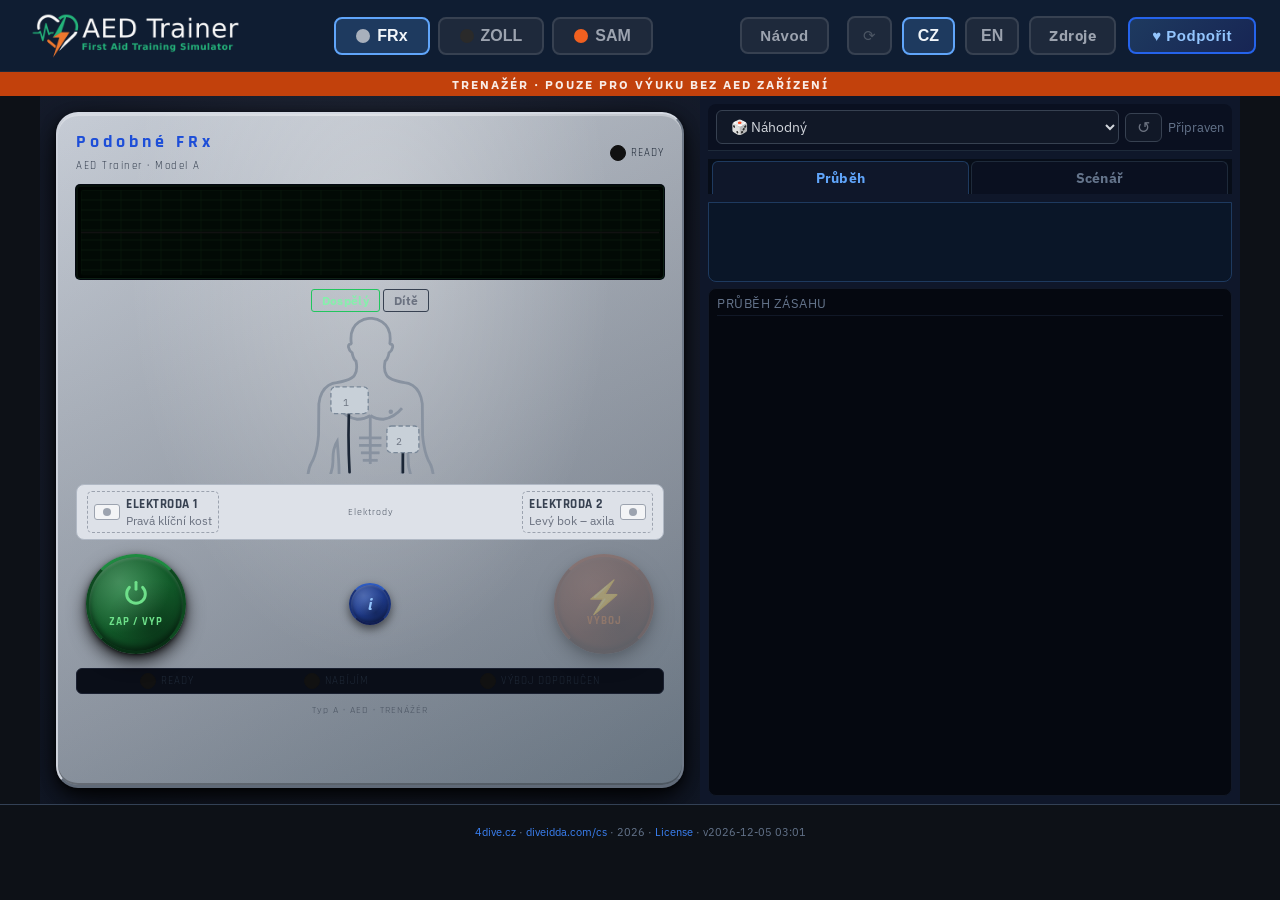
<file: index.html>
<!DOCTYPE html>
<html lang="cs">
<head>
  <meta charset="UTF-8">
  <meta name="viewport" content="width=device-width, initial-scale=1">
  <title>AED Trainer</title>
  <link href="https://fonts.googleapis.com/css2?family=Rajdhani:wght@700;900&family=IBM+Plex+Sans:wght@400;700&display=swap" rel="stylesheet">
  <link rel="stylesheet" href="css/base.css">
  <link rel="stylesheet" href="css/skin-frx.css">
  <link rel="stylesheet" href="css/skin-zoll.css">
  <link rel="stylesheet" href="css/skin-heartsine.css">
  <style>/* Inline styles removed — see css/ directory */
  </style>
</head>
<body class="skin-frx">

  <!-- SHOCK FLASH OVERLAY -->
  <div id="shock-flash"></div>

  <!-- 1. SITE-BAR -->
  <header id="site-bar">
    <a href="index.html" class="site-logo-link"><img src="images/logo.png" alt="AED Trainer" class="site-logo"></a>
    <div class="skin-zone">
      <button class="skin-btn active" data-skin="frx" onclick="setSkin('frx')" title="Podobn&eacute; FRx">
        <span class="skin-dot" style="background:#a8b0bc"></span>FRx
      </button>
      <button class="skin-btn" data-skin="zoll" onclick="setSkin('zoll')" title="Podobn&eacute; ZOLL">
        <span class="skin-dot" style="background:#2a2a2a"></span>ZOLL
      </button>
      <button class="skin-btn" data-skin="heartsine" onclick="setSkin('heartsine')" title="Podobn&eacute; SAM">
        <span class="skin-dot" style="background:#f06020"></span>SAM
      </button>
    </div>
    <button id="btn-manual" onclick="openManualModal()" data-i18n="manual_btn">N&aacute;vod</button>
    <div class="site-controls">
      <span id="voice-quality" onclick="SpeechEngine.cycleMode()" role="button" tabindex="0"></span>
      <button class="lang-btn active" onclick="setLang('cs')" id="lang-cs">CZ</button>
      <button class="lang-btn" onclick="setLang('en')" id="lang-en">EN</button>
      <a id="btn-resources" href="resources.html" target="_blank" data-i18n="resources_btn">Zdroje</a>
      <button id="btn-donate" onclick="openDonateModal()" data-i18n-text="donate_btn">&#9829; Podporit</button>
    </div>
  </header>

  <div id="training-banner" data-i18n="training_banner"></div>
  <div id="voice-warning" hidden data-i18n="no_voice_warning"></div>

  <!-- 2. SIMULATOR -->
  <div id="app-container">

    <!-- Left: Device -->
    <div id="device-panel">
      <div id="frx-body">
        <div id="device-header">
          <div class="frx-logo">
            <div class="frx-logo-brand"></div>
            <div class="frx-logo-model"></div>
          </div>
          <div class="ready-zone">
            <div id="led-ready" class="led"></div>
            <span class="ready-label" data-i18n="led_ready">READY</span>
          </div>
        </div>

        <div id="ecg-display">
          <canvas id="ecg-canvas"></canvas>
          <div id="skin-alt-display">
            <span id="zoll-cpr-num">--</span>
            <span class="alt-label"></span>
          </div>
        </div>

        <div id="pad-diagram">
          <div id="pad-mode-switch">
            <button class="pad-mode-btn active" onclick="setPadMode('adult')" data-i18n="pad_mode_adult" data-mode="adult">Dosp\u011bl\u00fd</button>
            <button class="pad-mode-btn" onclick="setPadMode('child')" data-i18n="pad_mode_child" data-mode="child">D\u00edt\u011b</button>
          </div>
          <!-- SVG Adult: antero-lateral placement -->
          <svg viewBox="0 0 390 180" id="pad-svg-adult" class="pad-svg active">
            <!-- Human silhouette from person.svg, scaled to fit -->
            <g transform="translate(-21, 5) scale(2.1)">
              <!-- Right pectoral — underline from chest edge to sternum -->
              <path fill="none" stroke="#8892a0" stroke-width="1.5" d="M86,48 Q90,53 96,54 Q100,54 103,52"/>
              <!-- Left pectoral — underline from chest edge to sternum -->
              <path fill="none" stroke="#8892a0" stroke-width="1.5" d="M120,48 Q116,53 110,54 Q106,54 103,52"/>
              <!-- Nipples -->
              <circle cx="92" cy="50" r="1.2" fill="#8892a0"/>
              <circle cx="114" cy="50" r="1.2" fill="#8892a0"/>
              <!-- Abs lines — horizontal -->
              <line x1="97" y1="64" x2="109" y2="64" stroke="#8892a0" stroke-width="1.5"/>
              <line x1="97" y1="68" x2="109" y2="68" stroke="#8892a0" stroke-width="1.5"/>
              <line x1="98" y1="72" x2="108" y2="72" stroke="#8892a0" stroke-width="1.5"/>
              <line x1="99" y1="76" x2="107" y2="76" stroke="#8892a0" stroke-width="1.5"/>
              <!-- Linea alba (vertical center) -->
              <line x1="103" y1="52" x2="103" y2="78" stroke="#8892a0" stroke-width="1.5"/>
              <!-- Body silhouette -->
              <path class="person-silhouette" d="m 124.651,111.847 c 1.169,-9.53 -4.141,-22.308 -4.141,-22.308 -1.163,-5.2 0.542,-23.727 0.542,-23.727 2.381,3.705 2.29,10.245 2.29,10.245 -0.378,6.859 5.541,17.342 5.541,17.342 2.844,4.332 3.921,8.442 3.921,8.747 0,1.248 -0.273,4.269 -0.273,4.269 l 0.109,2.631 c 0.049,0.67 0.426,2.977 0.365,4.092 -0.444,6.862 0.646,5.571 0.646,5.571 0.92,0 1.931,-5.522 1.931,-5.522 0,1.424 -0.348,5.687 0.42,7.295 0.919,1.918 1.595,-0.329 1.607,-0.78 0.243,-8.737 0.768,-6.448 0.768,-6.448 0.511,7.088 1.139,8.689 2.265,8.135 0.853,-0.407 0.073,-8.506 0.073,-8.506 1.461,4.811 2.569,5.577 2.569,5.577 2.411,1.693 0.92,-2.983 0.585,-3.909 -1.784,-4.92 -1.839,-6.625 -1.839,-6.625 2.229,4.421 3.909,4.257 3.909,4.257 2.174,-0.694 -1.9,-6.954 -4.287,-9.953 -1.218,-1.528 -2.789,-3.574 -3.245,-4.789 -0.743,-2.058 -1.304,-8.674 -1.304,-8.674 -0.225,-7.807 -2.155,-11.198 -2.155,-11.198 -3.3,-5.282 -3.921,-15.135 -3.921,-15.135 l -0.146,-16.635 c -1.157,-11.347 -9.518,-11.429 -9.518,-11.429 -8.451,-1.258 -9.627,-3.988 -9.627,-3.988 -1.79,-2.576 -0.767,-7.514 -0.767,-7.514 1.485,-1.208 2.058,-4.415 2.058,-4.415 2.466,-1.891 2.345,-4.658 1.206,-4.628 -0.914,0.024 -0.707,-0.733 -0.707,-0.733 C 115.068,0.636 104.01,0 104.01,0 h -1.688 c 0,0 -11.063,0.636 -9.523,13.089 0,0 0.207,0.758 -0.715,0.733 -1.136,-0.03 -1.242,2.737 1.215,4.628 0,0 0.572,3.206 2.058,4.415 0,0 1.023,4.938 -0.767,7.514 0,0 -1.172,2.73 -9.627,3.988 0,0 -8.375,0.082 -9.514,11.429 l -0.158,16.635 c 0,0 -0.609,9.853 -3.922,15.135 0,0 -1.921,3.392 -2.143,11.198 0,0 -0.563,6.616 -1.303,8.674 -0.451,1.209 -2.021,3.255 -3.249,4.789 -2.408,2.993 -6.455,9.24 -4.29,9.953 0,0 1.689,0.164 3.909,-4.257 0,0 -0.046,1.693 -1.827,6.625 -0.35,0.914 -1.839,5.59 0.573,3.909 0,0 1.117,-0.767 2.569,-5.577 0,0 -0.779,8.099 0.088,8.506 1.133,0.555 1.751,-1.047 2.262,-8.135 0,0 0.524,-2.289 0.767,6.448 0.012,0.451 0.673,2.698 1.596,0.78 0.779,-1.608 0.429,-5.864 0.429,-7.295 0,0 0.999,5.522 1.933,5.522 0,0 1.099,1.291 0.648,-5.571 -0.073,-1.121 0.32,-3.422 0.369,-4.092 l 0.106,-2.631 c 0,0 -0.274,-3.014 -0.274,-4.269 0,-0.311 1.078,-4.415 3.921,-8.747 0,0 5.913,-10.488 5.532,-17.342 0,0 -0.082,-6.54 2.299,-10.245 0,0 1.69,18.526 0.545,23.727 0,0 -5.319,12.778 -4.146,22.308 13.161,0.044 18.078,0.566 42.968,0.003 z"/>
            </g>
            <!-- Cables from connector to pads -->
            <path class="pad-cable" id="cable1" d="M172,178 C171,160 170,130 172,95" fill="none" stroke="#1a2535" stroke-width="3" stroke-linecap="round"/>
            <path class="pad-cable" id="cable2" d="M232,178 C232,170 232,162 232,156" fill="none" stroke="#1a2535" stroke-width="3" stroke-linecap="round"/>
            <!-- Pad 1: right subclavicular (below right clavicle) -->
            <rect class="pad-zone" id="pad1-zone" x="151" y="82" width="42" height="30" rx="5"
                  onclick="connectPad(1)" ontouchend="connectPad(1); event.preventDefault()"/>
            <text class="pad-num" x="165" y="103" font-size="11">1</text>
            <!-- Pad 2: left mid-axillary, below nipple -->
            <rect class="pad-zone" id="pad2-zone" x="214" y="126" width="36" height="30" rx="5"
                  onclick="connectPad(2)" ontouchend="connectPad(2); event.preventDefault()"/>
            <text class="pad-num" x="224" y="147" font-size="11">2</text>
          </svg>
          <!-- SVG Child: antero-posterior placement (smaller body) -->
          <svg viewBox="0 0 390 145" id="pad-svg-child" class="pad-svg">
            <defs><marker id="arrow" viewBox="0 0 10 10" refX="9" refY="5" markerWidth="6" markerHeight="6" orient="auto"><path d="M0,0 L10,5 L0,10 Z" fill="#4b5563"/></marker></defs>
            <!-- ── FRONT view (left) — person.svg scaled down ── -->
            <g transform="translate(-49, 5) scale(1.35)">
              <path class="person-silhouette" d="m 124.651,111.847 c 1.169,-9.53 -4.141,-22.308 -4.141,-22.308 -1.163,-5.2 0.542,-23.727 0.542,-23.727 2.381,3.705 2.29,10.245 2.29,10.245 -0.378,6.859 5.541,17.342 5.541,17.342 2.844,4.332 3.921,8.442 3.921,8.747 0,1.248 -0.273,4.269 -0.273,4.269 l 0.109,2.631 c 0.049,0.67 0.426,2.977 0.365,4.092 -0.444,6.862 0.646,5.571 0.646,5.571 0.92,0 1.931,-5.522 1.931,-5.522 0,1.424 -0.348,5.687 0.42,7.295 0.919,1.918 1.595,-0.329 1.607,-0.78 0.243,-8.737 0.768,-6.448 0.768,-6.448 0.511,7.088 1.139,8.689 2.265,8.135 0.853,-0.407 0.073,-8.506 0.073,-8.506 1.461,4.811 2.569,5.577 2.569,5.577 2.411,1.693 0.92,-2.983 0.585,-3.909 -1.784,-4.92 -1.839,-6.625 -1.839,-6.625 2.229,4.421 3.909,4.257 3.909,4.257 2.174,-0.694 -1.9,-6.954 -4.287,-9.953 -1.218,-1.528 -2.789,-3.574 -3.245,-4.789 -0.743,-2.058 -1.304,-8.674 -1.304,-8.674 -0.225,-7.807 -2.155,-11.198 -2.155,-11.198 -3.3,-5.282 -3.921,-15.135 -3.921,-15.135 l -0.146,-16.635 c -1.157,-11.347 -9.518,-11.429 -9.518,-11.429 -8.451,-1.258 -9.627,-3.988 -9.627,-3.988 -1.79,-2.576 -0.767,-7.514 -0.767,-7.514 1.485,-1.208 2.058,-4.415 2.058,-4.415 2.466,-1.891 2.345,-4.658 1.206,-4.628 -0.914,0.024 -0.707,-0.733 -0.707,-0.733 C 115.068,0.636 104.01,0 104.01,0 h -1.688 c 0,0 -11.063,0.636 -9.523,13.089 0,0 0.207,0.758 -0.715,0.733 -1.136,-0.03 -1.242,2.737 1.215,4.628 0,0 0.572,3.206 2.058,4.415 0,0 1.023,4.938 -0.767,7.514 0,0 -1.172,2.73 -9.627,3.988 0,0 -8.375,0.082 -9.514,11.429 l -0.158,16.635 c 0,0 -0.609,9.853 -3.922,15.135 0,0 -1.921,3.392 -2.143,11.198 0,0 -0.563,6.616 -1.303,8.674 -0.451,1.209 -2.021,3.255 -3.249,4.789 -2.408,2.993 -6.455,9.24 -4.29,9.953 0,0 1.689,0.164 3.909,-4.257 0,0 -0.046,1.693 -1.827,6.625 -0.35,0.914 -1.839,5.59 0.573,3.909 0,0 1.117,-0.767 2.569,-5.577 0,0 -0.779,8.099 0.088,8.506 1.133,0.555 1.751,-1.047 2.262,-8.135 0,0 0.524,-2.289 0.767,6.448 0.012,0.451 0.673,2.698 1.596,0.78 0.779,-1.608 0.429,-5.864 0.429,-7.295 0,0 0.999,5.522 1.933,5.522 0,0 1.099,1.291 0.648,-5.571 -0.073,-1.121 0.32,-3.422 0.369,-4.092 l 0.106,-2.631 c 0,0 -0.274,-3.014 -0.274,-4.269 0,-0.311 1.078,-4.415 3.921,-8.747 0,0 5.913,-10.488 5.532,-17.342 0,0 -0.082,-6.54 2.299,-10.245 0,0 1.69,18.526 0.545,23.727 0,0 -5.319,12.778 -4.146,22.308 13.161,0.044 18.078,0.566 42.968,0.003 z"/>
            </g>
            <!-- Pad 1: front center chest (sternum) -->
            <path class="pad-cable" id="cable1-child" d="M90,140 C90,120 89,85 90,62" fill="none" stroke="#1a2535" stroke-width="2.5" stroke-linecap="round"/>
            <rect class="pad-zone" id="pad1-zone-child" x="71" y="52" width="38" height="24" rx="5"
                  onclick="connectPad(1)" ontouchend="connectPad(1); event.preventDefault()"/>
            <text class="pad-num" x="84" y="69" font-size="9">1</text>
            <text class="pad-label-hint" x="90" y="132" font-size="7" text-anchor="middle" fill="#6b7280">FRONT</text>

            <!-- Arrow -->
            <path d="M175,80 L195,80" fill="none" stroke="#4b5563" stroke-width="1.5" stroke-dasharray="4 3" marker-end="url(#arrow)"/>
            <text x="185" y="75" font-size="7" text-anchor="middle" fill="#4b5563" font-family="var(--font-device)">&#8635;</text>

            <!-- ── BACK view (right) — same silhouette, dashed stroke ── -->
            <g transform="translate(161, 5) scale(1.35)">
              <path class="person-silhouette-back" d="m 124.651,111.847 c 1.169,-9.53 -4.141,-22.308 -4.141,-22.308 -1.163,-5.2 0.542,-23.727 0.542,-23.727 2.381,3.705 2.29,10.245 2.29,10.245 -0.378,6.859 5.541,17.342 5.541,17.342 2.844,4.332 3.921,8.442 3.921,8.747 0,1.248 -0.273,4.269 -0.273,4.269 l 0.109,2.631 c 0.049,0.67 0.426,2.977 0.365,4.092 -0.444,6.862 0.646,5.571 0.646,5.571 0.92,0 1.931,-5.522 1.931,-5.522 0,1.424 -0.348,5.687 0.42,7.295 0.919,1.918 1.595,-0.329 1.607,-0.78 0.243,-8.737 0.768,-6.448 0.768,-6.448 0.511,7.088 1.139,8.689 2.265,8.135 0.853,-0.407 0.073,-8.506 0.073,-8.506 1.461,4.811 2.569,5.577 2.569,5.577 2.411,1.693 0.92,-2.983 0.585,-3.909 -1.784,-4.92 -1.839,-6.625 -1.839,-6.625 2.229,4.421 3.909,4.257 3.909,4.257 2.174,-0.694 -1.9,-6.954 -4.287,-9.953 -1.218,-1.528 -2.789,-3.574 -3.245,-4.789 -0.743,-2.058 -1.304,-8.674 -1.304,-8.674 -0.225,-7.807 -2.155,-11.198 -2.155,-11.198 -3.3,-5.282 -3.921,-15.135 -3.921,-15.135 l -0.146,-16.635 c -1.157,-11.347 -9.518,-11.429 -9.518,-11.429 -8.451,-1.258 -9.627,-3.988 -9.627,-3.988 -1.79,-2.576 -0.767,-7.514 -0.767,-7.514 1.485,-1.208 2.058,-4.415 2.058,-4.415 2.466,-1.891 2.345,-4.658 1.206,-4.628 -0.914,0.024 -0.707,-0.733 -0.707,-0.733 C 115.068,0.636 104.01,0 104.01,0 h -1.688 c 0,0 -11.063,0.636 -9.523,13.089 0,0 0.207,0.758 -0.715,0.733 -1.136,-0.03 -1.242,2.737 1.215,4.628 0,0 0.572,3.206 2.058,4.415 0,0 1.023,4.938 -0.767,7.514 0,0 -1.172,2.73 -9.627,3.988 0,0 -8.375,0.082 -9.514,11.429 l -0.158,16.635 c 0,0 -0.609,9.853 -3.922,15.135 0,0 -1.921,3.392 -2.143,11.198 0,0 -0.563,6.616 -1.303,8.674 -0.451,1.209 -2.021,3.255 -3.249,4.789 -2.408,2.993 -6.455,9.24 -4.29,9.953 0,0 1.689,0.164 3.909,-4.257 0,0 -0.046,1.693 -1.827,6.625 -0.35,0.914 -1.839,5.59 0.573,3.909 0,0 1.117,-0.767 2.569,-5.577 0,0 -0.779,8.099 0.088,8.506 1.133,0.555 1.751,-1.047 2.262,-8.135 0,0 0.524,-2.289 0.767,6.448 0.012,0.451 0.673,2.698 1.596,0.78 0.779,-1.608 0.429,-5.864 0.429,-7.295 0,0 0.999,5.522 1.933,5.522 0,0 1.099,1.291 0.648,-5.571 -0.073,-1.121 0.32,-3.422 0.369,-4.092 l 0.106,-2.631 c 0,0 -0.274,-3.014 -0.274,-4.269 0,-0.311 1.078,-4.415 3.921,-8.747 0,0 5.913,-10.488 5.532,-17.342 0,0 -0.082,-6.54 2.299,-10.245 0,0 1.69,18.526 0.545,23.727 0,0 -5.319,12.778 -4.146,22.308 13.161,0.044 18.078,0.566 42.968,0.003 z"/>
            </g>
            <!-- Pad 2: back between shoulder blades -->
            <path class="pad-cable" id="cable2-child" d="M300,140 C300,120 299,85 300,62" fill="none" stroke="#1a2535" stroke-width="2.5" stroke-linecap="round"/>
            <rect class="pad-zone" id="pad2-zone-child" x="281" y="52" width="38" height="24" rx="5"
                  onclick="connectPad(2)" ontouchend="connectPad(2); event.preventDefault()"/>
            <text class="pad-num" x="294" y="69" font-size="9">2</text>
            <text class="pad-label-hint" x="300" y="132" font-size="7" text-anchor="middle" fill="#6b7280">BACK</text>
          </svg>
        </div>

        <div id="connectors">
          <div id="conn-left" class="connector" onclick="connectPad(1)" ontouchend="connectPad(1); event.preventDefault()">
            <div class="conn-port"><div class="conn-pin"></div></div>
            <div class="conn-labels">
              <span class="pad-connector-label" data-i18n="pad1_label">ELEKTRODA 1</span>
              <span class="conn-hint" data-i18n="pad1_hint">Prava klicni kost</span>
            </div>
          </div>
          <div class="conn-center">
            <span class="conn-brand-label"></span>
          </div>
          <div id="conn-right" class="connector" onclick="connectPad(2)" ontouchend="connectPad(2); event.preventDefault()">
            <div class="conn-labels">
              <span class="pad-connector-label" data-i18n="pad2_label">ELEKTRODA 2</span>
              <span class="conn-hint" data-i18n="pad2_hint">Levy bok - axila</span>
            </div>
            <div class="conn-port"><div class="conn-pin"></div></div>
          </div>
        </div>

        <div id="main-buttons">
          <div id="btn-on" role="button" tabindex="0"
               onclick="pressPower()" ontouchend="pressPower(); event.preventDefault()">
            <span class="btn-symbol"><svg viewBox="0 0 24 24" width="1em" height="1em" fill="none" stroke="currentColor" stroke-width="2.5" stroke-linecap="round"><path d="M12 2v6"/><path d="M17.66 6.34A8 8 0 1 1 6.34 6.34"/></svg></span>
            <span class="btn-label" data-i18n="btn_on">ZAP/VYP</span>
          </div>
          <div id="btn-info" role="button" tabindex="0"
               onclick="pressInfo()" ontouchend="pressInfo(); event.preventDefault()">
            <em>i</em>
          </div>
          <div id="btn-shock" role="button" tabindex="0"
               onclick="pressShock()" ontouchend="pressShock(); event.preventDefault()">
            <span class="btn-symbol">&#9889;</span>
            <span class="btn-label" data-i18n="btn_shock">VYBOJ</span>
          </div>
        </div>

        <div id="charging-bar-wrap" hidden>
          <div id="charging-bar-fill"></div>
        </div>

        <div id="led-status">
          <div class="led-item"><div id="led-ready-s" class="led"></div><span data-i18n="led_ready">READY</span></div>
          <div class="led-item"><div id="led-charging" class="led"></div><span data-i18n="led_charging">NABIJIM</span></div>
          <div class="led-item"><div id="led-shock" class="led"></div><span data-i18n="led_shock">VYBOJ</span></div>
        </div>

        <div class="frx-serial"></div>
      </div>
    </div>

    <!-- Right: Instruction panel -->
    <div id="instruction-panel">
      <div id="scenario-bar">
        <select id="scenario-selector" onchange="selectScenario(this.value)">
          <option value="random" selected>&#127922;</option>
        </select>
        <button id="btn-reset-scenario" onclick="resetScenario()" title="Reset">&#8634;</button>
        <span id="scenario-status"></span>
      </div>

      <div id="panel-tabs">
        <button class="panel-tab active" onclick="showTab('simulation')" data-i18n="tab_simulation" id="tab-btn-sim">Pr\u016fb\u011bh</button>
        <button class="panel-tab" onclick="showTab('scenario')" data-i18n="tab_scenario" id="tab-btn-scen">Sc\u00e9n\u00e1\u0159</button>
      </div>

      <!-- Tab 1: Simulation (current content) -->
      <div class="tab-content active" id="tab-simulation">
        <div id="main-instruction"></div>

        <div id="metronome-section">
          <div id="metro-top">
            <div id="metro-circle"></div>
            <div id="metro-bpm-display">110 BPM</div>
            <div id="metro-bars">
              <div class="mbar"></div><div class="mbar"></div><div class="mbar"></div>
              <div class="mbar"></div><div class="mbar"></div>
            </div>
          </div>
          <div id="metro-slider-row">
            <span class="metro-label">80</span>
            <input type="range" id="metro-slider" min="80" max="140" step="5" value="110"
                   oninput="MetronomeEngine.setBpm(+this.value)">
            <span class="metro-label">140</span>
            <span id="metro-bpm-value">110</span>
            <span class="metro-label">BPM</span>
          </div>
        </div>

        <div id="cpr-controls">
          <div id="cpr-header">
            <div id="cpr-counter">
              <span id="cpr-num">0</span><span id="cpr-denom">/30</span>
            </div>
            <div id="cpr-round-info">
              <span id="cpr-round-label" data-i18n="cpr_round_label">Kolo</span>
              <span id="cpr-round-val">1/4</span>
            </div>
            <div id="cpr-timer">
              <span id="cpr-elapsed">00:00</span>
            </div>
          </div>
          <div id="cpr-progress">
            <div id="cpr-progress-fill"></div>
          </div>
          <button id="btn-compress" onclick="doCompress()" ontouchend="doCompress(); event.preventDefault()" data-i18n="btn_compress">&#8595; STLACENI HRUDNIKU &#8595;</button>
          <div id="breaths-countdown" hidden>
            <div id="breaths-countdown-fill"></div>
          </div>
          <button id="btn-breaths" onclick="doBreaths()" ontouchend="doBreaths(); event.preventDefault()" data-i18n="btn_breaths">&#10003; DVA VDECHY PROVEDENY</button>
        </div>

        <div id="event-log">
          <div class="log-title" data-i18n="log_title">Pr\u016fb\u011bh z\u00e1sahu</div>
          <div id="log-entries"></div>
        </div>
      </div>

      <!-- Tab 2: Scenario detail -->
      <div class="tab-content" id="tab-scenario-info">
        <div class="scenario-detail-name" id="scen-detail-name"></div>
        <div class="scenario-detail-params" id="scen-detail-params"></div>
        <div class="scenario-detail-desc" id="scen-detail-desc"></div>
      </div>

    </div>

  </div>

  <!-- 3. RESULT MODAL -->
  <div id="result-modal" hidden>
    <div id="result-content">
      <h2 data-i18n="result_title"></h2>
      <table>
        <tr><td data-i18n="result_time"></td><td id="val-time"></td></tr>
        <tr><td data-i18n="result_shocks"></td><td id="val-shocks"></td></tr>
        <tr><td data-i18n="result_cpr"></td><td id="val-cpr"></td></tr>
        <tr><td data-i18n="result_avg_rate"></td><td id="val-rate"></td></tr>
        <tr><td data-i18n="result_longest_pause"></td><td id="val-pause"></td></tr>
      </table>
      <div id="result-eval"></div>
      <button onclick="resetSession()" data-i18n="btn_restart"></button>
      <button onclick="window.print()" data-i18n="btn_print"></button>
    </div>
  </div>

  <!-- 4. DONATE MODAL -->
  <div id="donate-modal" hidden role="dialog" aria-modal="true" aria-labelledby="donate-title">
    <div id="donate-content">
      <button id="donate-close" onclick="closeDonateModal()">&#10005;</button>
      <h2 id="donate-title" data-i18n="donate_title">Podporte projekt</h2>
      <p id="donate-desc" data-i18n="donate_desc"></p>
      <div id="donate-qr">
        <img id="donate-qr-img" src="images/qr.jpeg"
             alt="QR Revolut - revolut.me/tumavaclav" width="200" height="200"
             onerror="this.hidden=true; document.getElementById('donate-qr-fallback').hidden=false">
        <div id="donate-qr-fallback" hidden>
          <svg viewBox="0 0 120 120" width="120" height="120">
            <rect width="120" height="120" fill="#0f172a" rx="8"/>
            <rect x="10" y="10" width="40" height="40" fill="none" stroke="#0075eb" stroke-width="3" rx="4"/>
            <rect x="20" y="20" width="20" height="20" fill="#0075eb" rx="2"/>
            <rect x="70" y="10" width="40" height="40" fill="none" stroke="#0075eb" stroke-width="3" rx="4"/>
            <rect x="80" y="20" width="20" height="20" fill="#0075eb" rx="2"/>
            <rect x="10" y="70" width="40" height="40" fill="none" stroke="#0075eb" stroke-width="3" rx="4"/>
            <rect x="20" y="80" width="20" height="20" fill="#0075eb" rx="2"/>
            <text x="60" y="100" text-anchor="middle" fill="#64748b" font-size="8" font-family="monospace">revolut.me/tumavaclav</text>
          </svg>
        </div>
      </div>
      <a id="donate-link" href="https://revolut.me/tumavaclav" target="_blank" rel="noopener noreferrer" data-i18n="donate_link_text">Otevrit Revolut &rarr;</a>
      <p id="donate-handle">revolut.me/tumavaclav</p>
      <p id="donate-note" data-i18n="donate_note"></p>
    </div>
  </div>

  <!-- 5. MANUAL MODAL -->
  <div id="manual-modal" hidden role="dialog" aria-modal="true" aria-labelledby="manual-title">
    <div id="manual-content">
      <button id="manual-close" onclick="closeManualModal()">&#10005;</button>
      <h2 id="manual-title" data-i18n="manual_title">Jak pou&#382;&#237;vat trena&#382;&#233;r</h2>
      <div id="manual-body"></div>
    </div>
  </div>

  <footer id="site-footer">
    <a href="https://4dive.cz" target="_blank">4dive.cz</a> &middot;
    <a href="https://diveidda.com/cs" target="_blank">diveidda.com/cs</a> &middot; 2026 &middot; <a href="LICENSE" target="_blank">License</a> <span id="app-version"></span>
  </footer>

  <!-- 5. JAVASCRIPT -->
  <script>
// ═══════════════════════════════════════════════════════════
//  A. LANG OBJECT
// ═══════════════════════════════════════════════════════════
const LANG = {
  cs: {
    ui: {
      training_banner: 'TRENA\u017d\u00c9R \u00B7 POUZE PRO V\u00ddUKU BEZ AED ZA\u0158\u00cdZEN\u00cd',
      btn_on: 'ZAP / VYP',
      btn_shock: 'V\u00ddBOJ',
      led_ready: 'READY',
      led_charging: 'NAB\u00cdJ\u00cdM',
      led_shock: 'V\u00ddBOJ DOPORU\u010cEN',
      pad1_label: 'ELEKTRODA 1',
      pad2_label: 'ELEKTRODA 2',
      pad1_hint: 'Prav\u00e1 kl\u00ed\u010dn\u00ed kost',
      pad2_hint: 'Lev\u00fd bok \u2013 axila',
      pad1_hint_child: 'Hrudn\u00ed kost \u2013 vp\u0159edu',
      pad2_hint_child: 'Mezi lopatkami \u2013 vzadu',
      pad_mode_adult: 'Dosp\u011bl\u00fd',
      pad_mode_child: 'D\u00edt\u011b',
      scenario_random: '\uD83C\uDFB2 N\u00e1hodn\u00fd',
      scenario_s1: 'S1 \u2014 Klasick\u00e1 z\u00e1stava (VF)',
      scenario_s2: 'S2 \u2014 Rezistentn\u00ed VF',
      scenario_s3: 'S3 \u2014 Nedefibrilovateln\u00fd (PEA \u2192 ROSC)',
      scenario_s4: 'S4 \u2014 Asystola (bez ROSC)',
      scenario_s5: 'S5 \u2014 D\u00edt\u011b (pediatric)',
      scenario_s6: 'S6 \u2014 Pozdn\u00ed p\u0159\u00edjezd',
      scenario_ready: 'P\u0159ipraven',
      scenario_running: 'Aktivn\u00ed',
      cpr_round_label: 'Kolo',
      btn_compress: '\u2193 STLA\u010cEN\u00cd HRUDN\u00cdKU \u2193',
      btn_breaths: '\u2713 DVA VDECHY PROVEDENY',
      btn_initial_breath: '\u2713 VDECH PROVEDEN (%n/5)',
      result_title: 'V\u00ddSLEDKY TR\u00c9NINKU',
      result_time: 'Celkov\u00fd \u010das',
      result_shocks: 'V\u00fdboje pod\u00e1ny',
      result_cpr: 'KPR cykly',
      result_avg_rate: 'Pr\u016fm\u011brn\u00e1 frekvence',
      result_longest_pause: 'Nejdel\u0161\u00ed p\u0159eru\u0161en\u00ed KPR',
      result_eval_title: 'Hodnocen\u00ed',
      eval_rate_ok: 'Frekvence kompres\u00ed v norm\u011b (100\u2013120/min)',
      eval_rate_warn: 'Frekvence kompres\u00ed mimo doporu\u010den\u00fd rozsah',
      eval_pause_ok: 'P\u0159eru\u0161en\u00ed KPR v norm\u011b',
      eval_pause_warn: 'P\u0159\u00edli\u0161 dlouh\u00e1 pauza mezi kompresemi',
      eval_time_ok: 'Postup prob\u011bhl v p\u0159im\u011b\u0159en\u00e9m \u010dase',
      eval_time_warn: 'Postup trval p\u0159\u00edli\u0161 dlouho',
      btn_restart: 'Za\u010d\u00edt znovu',
      btn_print: 'Vytisknout',
      log_title: 'Pr\u016fb\u011bh z\u00e1sahu',
      tab_simulation: 'Pr\u016fb\u011bh',
      tab_scenario: 'Sc\u00e9n\u00e1\u0159',
      param_rhythm: 'Rytmus',
      param_shockable: 'Defibrilovateln\u00fd',
      param_energy: 'Energie',
      param_outcome: 'V\u00fdsledek',
      val_yes: 'Ano',
      val_no: 'Ne',
      val_rosc: 'ROSC (obnoven\u00ed ob\u011bhu)',
      val_no_rosc: 'Bez ROSC',
      site_title: 'AED Trainer \u00B7 Simulator',
      resources_btn: 'Zdroje',
      manual_btn: 'N\u00e1vod',
      manual_title: 'Jak pou\u017e\u00edvat trena\u017e\u00e9r',
      manual_body: '1. Vyberte typ AED (FRx / ZOLL / SAM) v horn\u00ed li\u0161t\u011b\n2. Zvolte re\u017eim Dosp\u011bl\u00fd nebo D\u00edt\u011b \u2014 p\u0159ep\u00edna\u010d je na p\u0159\u00edstroji u elektrod. Po zapnut\u00ed ji\u017e nelze m\u011bnit\n3. Klikn\u011bte na zelen\u00e9 tla\u010d\u00edtko ZAP/VYP pro zapnut\u00ed p\u0159\u00edstroje\n4. Klikn\u011bte postupn\u011b na elektrody (Elektroda 1, pak Elektroda 2) \u2014 simuluje p\u0159ilo\u017een\u00ed na pacienta\n5. P\u0159\u00edstroj automaticky analyzuje rytmus a ozn\u00e1m\u00ed, zda je v\u00fdboj doporu\u010den\n6. Pokud je v\u00fdboj doporu\u010den, stiskn\u011bte oran\u017eov\u00e9 tla\u010d\u00edtko V\u00ddBOJ\n7. KPR: Dosp\u011bl\u00fd \u2014 30 stla\u010den\u00ed + 2 vdechy (4 cykly). D\u00edt\u011b \u2014 5 \u00favodn\u00edch vdech\u016f, pak 15 stla\u010den\u00ed + 2 vdechy (8 cykl\u016f)\n8. Stla\u010den\u00ed simulujte kliknut\u00edm na tla\u010d\u00edtko nebo kl\u00e1vesou Mezern\u00edk, vdechy kl\u00e1vesou Enter\n9. Sledujte hlasov\u00e9 pokyny p\u0159\u00edstroje a metronom pro spr\u00e1vnou frekvenci',
      donate_btn: 'Podpo\u0159it',
      donate_title: 'Podpo\u0159te projekt',
      donate_desc: 'Tento trena\u017e\u00e9r vznikl jako open-source n\u00e1stroj pro v\u00fdcvik prvn\u00ed pomoci. Pokud v\u00e1m pomohl nebo ho pou\u017e\u00edv\u00e1te ve v\u00fduce, zva\u017ete symbolick\u00fd p\u0159\u00edsp\u011bvek na jeho dal\u0161\u00ed rozvoj.',
      donate_link_text: 'Otev\u0159\u00edt Revolut \u2192',
      donate_note: 'P\u0159\u00edsp\u011bvek nen\u00ed podm\u00ednkou pou\u017eit\u00ed. Trena\u017e\u00e9r je a z\u016fstane zdarma.',
      donate_close: 'Zav\u0159\u00edt',
      no_voice_warning: '\u010cesk\u00fd hlas nen\u00ed dostupn\u00fd. Nainstalujte jej v Nastaven\u00ed \u2192 Usnadn\u011bn\u00ed \u2192 Hlasov\u00fd v\u00fdstup.',
      voice_lang: 'cs-CZ',
    },
    voice: {
      start:           { text: 'P\u0159\u00edstroj zapnut. P\u0159ilo\u017ete elektrody na holou k\u016f\u017ei pacienta.', priority: 'high' },
      pad1_prompt:     { text: 'P\u0159ilo\u017ete elektrodu \u010d\u00edslo jedna pod pravou kl\u00ed\u010dn\u00ed kost.', priority: 'normal' },
      pad1_ok:         { text: 'Elektroda jedna p\u0159ilo\u017eena.', priority: 'normal' },
      pad2_prompt:     { text: 'P\u0159ilo\u017ete elektrodu \u010d\u00edslo dv\u011b na lev\u00fd bok pacienta, pod podpa\u017e\u00ed.', priority: 'normal' },
      pad2_ok:         { text: 'Elektroda dv\u011b p\u0159ilo\u017eena.', priority: 'normal' },
      analyzing:       { text: 'Nedot\u00fdkejte se pacienta. Analyzuji srde\u010dn\u00ed rytmus.', priority: 'high' },
      analyze_wait:    { text: 'Nedot\u00fdkejte se pacienta.', priority: 'low' },
      shock_advised:   { text: 'V\u00fdboj doporu\u010den. Nab\u00edj\u00edm. V\u0161ichni pry\u010d od pacienta!', priority: 'high' },
      shock_ready:     { text: 'P\u0159\u00edstroj nabit. Stiskn\u011bte oran\u017eov\u00e9 tla\u010d\u00edtko v\u00fdboje.', priority: 'normal' },
      shock_clear:     { text: 'V\u0161ichni pry\u010d!', priority: 'high' },
      shock_delivered: { text: 'V\u00fdboj pod\u00e1n. Okam\u017eit\u011b zahajte KPR.', priority: 'high' },
      no_shock:        { text: 'V\u00fdboj nedoporu\u010den. Okam\u017eit\u011b zahajte KPR \u2013 t\u0159icet stla\u010den\u00ed, dva vdechy.', priority: 'high' },
      no_shock_child:  { text: 'V\u00fdboj nedoporu\u010den. Prove\u010fte p\u011bt \u00favodn\u00edch vdech\u016f, pot\u00e9 patn\u00e1ct stla\u010den\u00ed a dva vdechy.', priority: 'high' },
      cpr_start:       { text: 'Zahajte KPR. Stla\u010dujte hrudn\u00edk do hloubky p\u011bt a\u017e \u0161est centimetr\u016f.', priority: 'normal' },
      cpr_start_child: { text: 'Prove\u010fte p\u011bt \u00favodn\u00edch z\u00e1chrann\u00fdch vdech\u016f. Pot\u00e9 stla\u010dujte hrudn\u00edk do hloubky asi p\u011bt centimetr\u016f, t\u0159etinu hloubky hrudn\u00edku.', priority: 'normal' },
      initial_breaths: { text: 'Prove\u010fte p\u011bt \u00favodn\u00edch z\u00e1chrann\u00fdch vdech\u016f.', priority: 'high' },
      cpr_depth:       { text: 'Stla\u010dujte pevn\u011bji \u2013 minim\u00e1ln\u011b p\u011bt centimetr\u016f.', priority: 'normal' },
      cpr_depth_child: { text: 'Stla\u010dujte pevn\u011bji \u2013 t\u0159etina hloubky hrudn\u00edku.', priority: 'normal' },
      cpr_rate:        { text: 'Udr\u017eujte frekvenci sto a\u017e sto dvacet stla\u010den\u00ed za minutu.', priority: 'normal' },
      cpr_15:          { text: 'Patn\u00e1ct stla\u010den\u00ed \u2013 pokra\u010dujte!', priority: 'low' },
      cpr_15_done:     { text: 'Patn\u00e1ct stla\u010den\u00ed. Prove\u010fte dva z\u00e1chrann\u00e9 vdechy.', priority: 'high' },
      cpr_30:          { text: 'T\u0159icet stla\u010den\u00ed. Prove\u010fte dva z\u00e1chrann\u00e9 vdechy.', priority: 'high' },
      breaths_done:    { text: 'Pokra\u010dujte v KPR.', priority: 'normal' },
      reanalyze:       { text: 'Analyzuji srde\u010dn\u00ed rytmus. Nedot\u00fdkejte se pacienta.', priority: 'high' },
      rosc:            { text: 'Spont\u00e1nn\u00ed ob\u011bh obnoven. Zkontrolujte d\u00fdch\u00e1n\u00ed. Ulo\u017ete do stabilizovan\u00e9 polohy.', priority: 'high' },
      continue_cpr:    { text: 'Pokra\u010dujte v KPR. Z\u00e1chrann\u00e1 slu\u017eba byla p\u0159ivol\u00e1na.', priority: 'normal' },
      shock2:          { text: 'Druh\u00fd v\u00fdboj doporu\u010den. V\u0161ichni pry\u010d od pacienta!', priority: 'high' },
      shock3:          { text: 'T\u0159et\u00ed v\u00fdboj doporu\u010den. V\u0161ichni pry\u010d od pacienta!', priority: 'high' },
      low_battery:     { text: 'Baterie je slab\u00e1.', priority: 'low' },
      pediatric_on:    { text: 'D\u011btsk\u00fd kl\u00ed\u010d vlo\u017een. Energie sn\u00ed\u017eena na pades\u00e1t d\u017eaul\u016f.', priority: 'high' },
      off:             { text: 'P\u0159\u00edstroj vypnut.', priority: 'high' },
      end_session:     { text: 'Tr\u00e9nink ukon\u010den. Prohl\u00e9dn\u011bte si v\u00fdsledky.', priority: 'high' },
    },
    log: {
      powered_on: 'P\u0159\u00edstroj zapnut',
      pad1_placed: 'Elektroda 1 p\u0159ilo\u017eena',
      pad2_placed: 'Elektroda 2 p\u0159ilo\u017eena',
      analyzing: 'Anal\u00fdza zah\u00e1jena',
      vf_detected: 'VF detekov\u00e1na \u2192 v\u00fdboj doporu\u010den',
      pea_detected: 'PEA detekov\u00e1na \u2192 KPR',
      asy_detected: 'Asystola \u2192 KPR',
      charging: 'Nab\u00edj\u00edm\u2026',
      shock_label: 'V\u00fdboj #%n pod\u00e1n (%j J)',
      cpr_start: 'KPR zah\u00e1jena',
      initial_breaths: '\u00davodn\u00edch 5 vdech\u016f provedeno',
      cpr_cycle: 'KPR kolo %n',
      reanalyze: 'Re-anal\u00fdza',
      rosc: 'ROSC \u2013 ob\u011bh obnoven',
      powered_off: 'P\u0159\u00edstroj vypnut',
    },
  },

  en: {
    ui: {
      training_banner: 'TRAINER \u00B7 FOR TRAINING WITHOUT AED DEVICE',
      btn_on: 'ON / OFF',
      btn_shock: 'SHOCK',
      led_ready: 'READY',
      led_charging: 'CHARGING',
      led_shock: 'SHOCK ADVISED',
      pad1_label: 'PAD 1',
      pad2_label: 'PAD 2',
      pad1_hint: 'Right upper chest',
      pad2_hint: 'Left side \u2013 apex',
      pad1_hint_child: 'Sternum \u2013 front',
      pad2_hint_child: 'Between shoulder blades \u2013 back',
      pad_mode_adult: 'Adult',
      pad_mode_child: 'Child',
      scenario_random: '\uD83C\uDFB2 Random',
      scenario_s1: 'S1 \u2014 Classic arrest (VF)',
      scenario_s2: 'S2 \u2014 Refractory VF',
      scenario_s3: 'S3 \u2014 Non-shockable (PEA \u2192 ROSC)',
      scenario_s4: 'S4 \u2014 Asystole (no ROSC)',
      scenario_s5: 'S5 \u2014 Child (pediatric)',
      scenario_s6: 'S6 \u2014 Delayed response',
      scenario_ready: 'Ready',
      scenario_running: 'Active',
      cpr_round_label: 'Round',
      btn_compress: '\u2193 CHEST COMPRESSION \u2193',
      btn_breaths: '\u2713 TWO RESCUE BREATHS DONE',
      btn_initial_breath: '\u2713 BREATH GIVEN (%n/5)',
      result_title: 'TRAINING RESULTS',
      result_time: 'Total time',
      result_shocks: 'Shocks delivered',
      result_cpr: 'CPR cycles',
      result_avg_rate: 'Average rate',
      result_longest_pause: 'Longest CPR pause',
      result_eval_title: 'Evaluation',
      eval_rate_ok: 'Compression rate within range (100\u2013120/min)',
      eval_rate_warn: 'Compression rate outside recommended range',
      eval_pause_ok: 'CPR pauses within limits',
      eval_pause_warn: 'Too long pause between compressions',
      eval_time_ok: 'Procedure completed in reasonable time',
      eval_time_warn: 'Procedure took too long',
      btn_restart: 'Start again',
      btn_print: 'Print',
      log_title: 'Incident timeline',
      tab_simulation: 'Simulation',
      tab_scenario: 'Scenario',
      param_rhythm: 'Rhythm',
      param_shockable: 'Shockable',
      param_energy: 'Energy',
      param_outcome: 'Outcome',
      val_yes: 'Yes',
      val_no: 'No',
      val_rosc: 'ROSC (restored circulation)',
      val_no_rosc: 'No ROSC',
      site_title: 'AED Trainer \u00B7 Simulator',
      resources_btn: 'Resources',
      manual_btn: 'Manual',
      manual_title: 'How to use the trainer',
      manual_body: '1. Select the AED type (FRx / ZOLL / SAM) in the top bar\n2. Choose Adult or Child mode \u2014 the switch is on the device near the electrodes. Cannot be changed after powering on\n3. Click the green ON/OFF button to power on the device\n4. Click the electrode pads one by one (Pad 1, then Pad 2) \u2014 this simulates placing them on the patient\n5. The device automatically analyzes the rhythm and announces whether a shock is advised\n6. If a shock is advised, press the orange SHOCK button\n7. CPR: Adult \u2014 30 compressions + 2 breaths (4 cycles). Child \u2014 5 initial breaths, then 15 compressions + 2 breaths (8 cycles)\n8. Simulate compressions by clicking the button or pressing Spacebar, breaths with Enter\n9. Follow the voice prompts from the device and the metronome for correct rate',
      donate_btn: 'Support',
      donate_title: 'Support the project',
      donate_desc: 'This trainer was created as an open-source tool for first aid training. If it helped you or you use it in teaching, consider a small contribution towards its further development.',
      donate_link_text: 'Open Revolut \u2192',
      donate_note: 'A contribution is not a condition of use. The trainer is and will remain free.',
      donate_close: 'Close',
      no_voice_warning: 'English voice not found. Install it in Settings \u2192 Accessibility \u2192 Speech.',
      voice_lang: 'en-US',
    },
    voice: {
      start:           { text: 'Unit on. Attach pads to the patient\'s bare skin.', priority: 'high' },
      pad1_prompt:     { text: 'Place pad one below the right collarbone.', priority: 'normal' },
      pad1_ok:         { text: 'Pad one attached.', priority: 'normal' },
      pad2_prompt:     { text: 'Place pad two on the left side of the chest, below the armpit.', priority: 'normal' },
      pad2_ok:         { text: 'Pad two attached.', priority: 'normal' },
      analyzing:       { text: 'Do not touch the patient. Analyzing heart rhythm.', priority: 'high' },
      analyze_wait:    { text: 'Do not touch the patient.', priority: 'low' },
      shock_advised:   { text: 'Shock advised. Charging. Stand clear of the patient!', priority: 'high' },
      shock_ready:     { text: 'Unit charged. Press the orange shock button.', priority: 'normal' },
      shock_clear:     { text: 'Stand clear!', priority: 'high' },
      shock_delivered: { text: 'Shock delivered. Start CPR immediately.', priority: 'high' },
      no_shock:        { text: 'No shock advised. Start CPR immediately \u2013 thirty compressions, two breaths.', priority: 'high' },
      no_shock_child:  { text: 'No shock advised. Give five initial breaths, then fifteen compressions and two breaths.', priority: 'high' },
      cpr_start:       { text: 'Begin CPR. Push down five to six centimetres on the chest.', priority: 'normal' },
      cpr_start_child: { text: 'Give five initial rescue breaths. Then push down about five centimetres, one third of the chest depth.', priority: 'normal' },
      initial_breaths: { text: 'Give five initial rescue breaths.', priority: 'high' },
      cpr_depth:       { text: 'Push harder \u2013 at least five centimetres.', priority: 'normal' },
      cpr_depth_child: { text: 'Push harder \u2013 one third of chest depth.', priority: 'normal' },
      cpr_rate:        { text: 'Maintain a rate of one hundred to one hundred and twenty per minute.', priority: 'normal' },
      cpr_15:          { text: 'Fifteen compressions \u2013 keep going!', priority: 'low' },
      cpr_15_done:     { text: 'Fifteen compressions. Give two rescue breaths.', priority: 'high' },
      cpr_30:          { text: 'Thirty compressions. Give two rescue breaths.', priority: 'high' },
      breaths_done:    { text: 'Continue CPR.', priority: 'normal' },
      reanalyze:       { text: 'Analyzing heart rhythm. Do not touch the patient.', priority: 'high' },
      rosc:            { text: 'Return of spontaneous circulation. Check breathing. Place in recovery position.', priority: 'high' },
      continue_cpr:    { text: 'Continue CPR. Emergency services have been called.', priority: 'normal' },
      shock2:          { text: 'Second shock advised. Stand clear of the patient!', priority: 'high' },
      shock3:          { text: 'Third shock advised. Stand clear of the patient!', priority: 'high' },
      low_battery:     { text: 'Battery is low.', priority: 'low' },
      pediatric_on:    { text: 'Child key inserted. Energy reduced to fifty joules.', priority: 'high' },
      off:             { text: 'Unit off.', priority: 'high' },
      end_session:     { text: 'Training complete. Review your results.', priority: 'high' },
    },
    log: {
      powered_on: 'Unit powered on',
      pad1_placed: 'Pad 1 placed',
      pad2_placed: 'Pad 2 placed',
      analyzing: 'Analysis started',
      vf_detected: 'VF detected \u2192 shock advised',
      pea_detected: 'PEA detected \u2192 CPR',
      asy_detected: 'Asystole \u2192 CPR',
      charging: 'Charging\u2026',
      shock_label: 'Shock #%n delivered (%j J)',
      cpr_start: 'CPR started',
      initial_breaths: 'Initial 5 breaths given',
      cpr_cycle: 'CPR round %n',
      reanalyze: 'Re-analysis',
      rosc: 'ROSC \u2013 circulation restored',
      powered_off: 'Unit powered off',
    },
  },
};

// ═══════════════════════════════════════════════════════════
//  B. t(), setLang(), renderUI()
// ═══════════════════════════════════════════════════════════
let currentLang = 'cs';

function t(section, key) {
  const val = LANG[currentLang]?.[section]?.[key];
  if (val !== undefined) return val;
  const fallback = LANG['cs']?.[section]?.[key];
  if (fallback !== undefined) return fallback;
  return '[' + key + ']';
}

function setLang(lang) {
  if (!LANG[lang]) return;
  currentLang = lang;
  SpeechEngine.reloadVoice();
  renderUI();
}

function renderUI() {
  document.querySelectorAll('[data-i18n]').forEach(el => {
    el.textContent = t('ui', el.dataset.i18n);
  });
  document.querySelectorAll('[data-i18n-aria]').forEach(el => {
    el.setAttribute('aria-label', t('ui', el.dataset.i18nAria));
  });
  document.querySelectorAll('[data-i18n-text]').forEach(el => {
    el.textContent = '\u2665 ' + t('ui', el.dataset.i18nText);
  });
  // Refresh scenario selector — re-populate for current language
  ScenarioLoader._populateSelector();
  const compress = document.getElementById('btn-compress');
  if (compress) compress.textContent = t('ui', 'btn_compress');
  const breaths = document.getElementById('btn-breaths');
  if (breaths) breaths.textContent = t('ui', 'btn_breaths');
  const roundLbl = document.getElementById('cpr-round-label');
  if (roundLbl) roundLbl.textContent = t('ui', 'cpr_round_label');
  // Logo is an image — no text update needed
  const scenStatus = document.getElementById('scenario-status');
  if (scenStatus && !state.powered) scenStatus.textContent = t('ui', 'scenario_ready');
  document.documentElement.lang = currentLang;
  document.querySelectorAll('.lang-btn').forEach(b => {
    b.classList.toggle('active', b.id === 'lang-' + currentLang);
  });
}

// ═══════════════════════════════════════════════════════════
//  C. AudioEngine
// ═══════════════════════════════════════════════════════════
// ── Audio init helper ──────────────────────────────────────
// Idempotent — safe to call from every user-action.
// First call creates AudioContext + starts MP3 detection.
// Subsequent calls just resume suspended context (Safari tab switch).
let _audioInitDone = false;
let _audioInitPromise = null;

function ensureAudio() {
  if (_audioInitDone) {
    if (AudioEngine.ctx && AudioEngine.ctx.state === 'suspended') AudioEngine.ctx.resume();
    return;
  }
  if (!_audioInitPromise) {
    AudioEngine.init();
    MetronomeEngine.ctx = AudioEngine.ctx;
    _audioInitPromise = SpeechEngine.unlockAndDetect().then(() => { _audioInitDone = true; });
  }
}

function formatTime(s) {
  return String(Math.floor(s / 60)).padStart(2, '0') + ':' + String(s % 60).padStart(2, '0');
}

// ═══════════════════════════════════════════════════════════
//  C. AudioEngine
// ═══════════════════════════════════════════════════════════
const AudioEngine = {
  ctx: null,
  init() {
    if (this.ctx) return;
    this.ctx = new (window.AudioContext || window.webkitAudioContext)();
    // Safari creates ctx in 'suspended' state — resume immediately after user gesture
    if (this.ctx.state === 'suspended') this.ctx.resume();
  },
  beep(freq, duration, type, volume) {
    if (!this.ctx) return;
    type = type || 'sine'; volume = volume ?? 0.3;
    const osc = this.ctx.createOscillator();
    const gain = this.ctx.createGain();
    osc.connect(gain); gain.connect(this.ctx.destination);
    osc.frequency.value = freq; osc.type = type;
    gain.gain.setValueAtTime(volume, this.ctx.currentTime);
    gain.gain.exponentialRampToValueAtTime(0.001, this.ctx.currentTime + duration);
    osc.start(); osc.stop(this.ctx.currentTime + duration);
  },
  sweep(from, to, duration, type, volume) {
    if (!this.ctx) return;
    type = type || 'sine'; volume = volume ?? 0.25;
    const osc = this.ctx.createOscillator();
    const gain = this.ctx.createGain();
    osc.connect(gain); gain.connect(this.ctx.destination);
    osc.type = type;
    osc.frequency.setValueAtTime(from, this.ctx.currentTime);
    osc.frequency.linearRampToValueAtTime(to, this.ctx.currentTime + duration);
    gain.gain.setValueAtTime(volume, this.ctx.currentTime);
    gain.gain.exponentialRampToValueAtTime(0.001, this.ctx.currentTime + duration);
    osc.start(); osc.stop(this.ctx.currentTime + duration);
  },
};

// ═══════════════════════════════════════════════════════════
//  D. AudioPlayer (MP3 cache) — uses simple new Audio()
// ═══════════════════════════════════════════════════════════
const AudioPlayer = {
  cache: {},     // lang:key → Audio element (preloaded)
  current: null, // currently playing Audio element
  async preload(lang) {
    const keys = Object.keys(LANG[lang]?.voice ?? {});
    for (let i = 0; i < keys.length; i += 3) {
      const chunk = keys.slice(i, i + 3);
      await Promise.allSettled(chunk.map(key => this._loadOne(lang, key)));
    }
  },
  async _loadOne(lang, key) {
    return new Promise(res => {
      const audio = new Audio('audio/' + lang + '/' + key + '.mp3');
      audio.preload = 'auto';
      audio.oncanplaythrough = () => { this.cache[lang + ':' + key] = audio; res(true); };
      audio.onerror = () => res(false);
      audio.load();
    });
  },
  play(lang, key, priority) {
    priority = priority || 'normal';
    const ck = lang + ':' + key;
    const audio = this.cache[ck];
    if (!audio) return false;
    if (priority === 'low' && this.current && !this.current.paused) return true;
    if (priority === 'high' && this.current) {
      this.current.pause(); this.current.currentTime = 0;
    }
    audio.currentTime = 0;
    this.current = audio;
    audio.play().catch(() => {});
    return true;
  },
};

// ═══════════════════════════════════════════════════════════
//  E. SpeechEngine
// ═══════════════════════════════════════════════════════════
const SpeechEngine = {
  mode: 'detecting',    // 'mp3' | 'tts' | 'tts-nonnative' | 'silent'
  mp3Available: false,
  ttsAvailable: false,
  synth: window.speechSynthesis,
  voice: null,
  voicesLoaded: false,
  userGestured: false,

  init() {
    this._initTTS();
    // Chrome TTS bug workaround — synthesis stalls after ~15s
    this._ttsBugInterval = setInterval(() => {
      if (this.synth && this.synth.speaking) {
        this.synth.pause();
        this.synth.resume();
      }
    }, 10000);
    this._showModeIndicator('detecting');
  },

  // Called after first user gesture (browser audio policy)
  async unlockAndDetect() {
    this.userGestured = true;
    // 1. Unlock TTS
    try {
      const u = new SpeechSynthesisUtterance('');
      u.volume = 0;
      u.lang = t('ui', 'voice_lang');
      if (this.voice) u.voice = this.voice;
      this.synth.speak(u);
      this.synth.cancel();
    } catch {}
    // 2. Load voices (Chrome needs gesture)
    if (!this.voicesLoaded) {
      this._loadVoices();
      await new Promise(r => setTimeout(r, 200));
      this._loadVoices();
    }
    // 3. Detect MP3
    await this._detectMp3();
    // 4. Set mode
    if (this.mp3Available) {
      this.mode = 'mp3';
    } else if (this.ttsAvailable) {
      const lang = t('ui', 'voice_lang');
      const hasNative = this.voice && this.voice.lang === lang;
      this.mode = hasNative ? 'tts' : 'tts-nonnative';
    } else {
      this.mode = 'silent';
    }
    this._showModeIndicator(this.mode);
    this._updateWarning();
  },

  async _detectMp3() {
    try {
      const test = new Audio('audio/' + currentLang + '/start.mp3');
      await new Promise((res, rej) => {
        test.oncanplaythrough = res;
        test.onerror = rej;
        test.load();
        setTimeout(rej, 3000);
      });
      this.mp3Available = true;
      AudioPlayer.preload(currentLang);
    } catch {
      this.mp3Available = false;
    }
  },

  _initTTS() {
    this._loadVoices();
    this.synth.onvoiceschanged = () => this._loadVoices();
  },

  _loadVoices() {
    const voices = this.synth.getVoices();
    if (!voices.length) return;
    this.voicesLoaded = true;
    const lang = t('ui', 'voice_lang');
    this.voice =
      voices.find(v => v.lang === lang)
      ?? voices.find(v => v.lang.startsWith(lang.split('-')[0]))
      ?? voices.find(v => v.lang.startsWith('en'))
      ?? voices[0];
    this.ttsAvailable = !!this.voice;
    this._updateWarning();
  },

  _updateWarning() {
    const warn = document.getElementById('voice-warning');
    if (!warn) return;
    if (this.mode === 'mp3') { warn.hidden = true; return; }
    const lang = t('ui', 'voice_lang');
    const voices = this.synth.getVoices();
    const hasNative = voices.some(v => v.lang === lang);
    warn.hidden = hasNative || this.mode === 'mp3';
  },

  cycleMode() {
    ensureAudio();
    if (this.mode === 'detecting') return;
    const modes = [];
    if (this.mp3Available) modes.push('mp3');
    if (this.ttsAvailable) {
      const lang = t('ui', 'voice_lang');
      const hasNative = this.voice && (this.voice.lang === lang ||
        this.voice.lang.startsWith(lang.split('-')[0]));
      modes.push(hasNative ? 'tts' : 'tts-nonnative');
    }
    modes.push('silent');
    const idx = modes.indexOf(this.mode);
    this.mode = modes[(idx + 1) % modes.length];
    this._showModeIndicator(this.mode);
    this._updateWarning();
    if (this.mode === 'tts' || this.mode === 'tts-nonnative') {
      this.synth.cancel();
      const u = new SpeechSynthesisUtterance(
        currentLang === 'cs' ? 'Hlas aktivn\u00ed.' : 'Voice active.');
      u.voice = this.voice;
      u.lang = t('ui', 'voice_lang');
      u.rate = 0.88; u.pitch = 0.82; u.volume = 1.0;
      this.synth.speak(u);
    } else if (this.mode === 'mp3') {
      AudioPlayer.play(currentLang, 'start', 'high');
    }
  },

  // say() — if detection is still running, wait for it; otherwise play immediately
  lastVoiceKey: null,

  say(key, overridePriority) {
    const entry = t('voice', key);
    if (!entry || !entry.text) return;
    this.lastVoiceKey = key;
    const priority = overridePriority ?? entry.priority ?? 'normal';
    if (this.mode === 'detecting' && _audioInitPromise) {
      _audioInitPromise.then(() => this._play(key, entry, priority));
      return;
    }
    this._play(key, entry, priority);
  },

  _play(key, entry, priority) {
    // MP3 first
    if (this.mode === 'mp3') {
      if (AudioPlayer.play(currentLang, key, priority)) return;
    }
    // TTS fallback
    if (this.mode === 'silent') return;
    if (this.mode !== 'tts' && this.mode !== 'tts-nonnative' && this.mode !== 'mp3') return;
    if (!this.voice) return;
    if (priority === 'high') this.synth.cancel();
    else if (priority === 'low' && this.synth.speaking) return;
    const u = new SpeechSynthesisUtterance(entry.text);
    u.voice = this.voice;
    u.lang = t('ui', 'voice_lang');
    u.rate = 0.88;
    u.pitch = 0.82;
    u.volume = 1.0;
    this.synth.speak(u);
  },

  reloadVoice() {
    this._loadVoices();
    // Re-detect MP3 for new language
    if (this.userGestured) {
      this._detectMp3().then(() => {
        if (this.mp3Available && this.mode === 'mp3') {
          AudioPlayer.preload(currentLang);
        } else if (!this.mp3Available && this.mode === 'mp3') {
          // MP3 not available for new lang — fall back
          this.mode = this.ttsAvailable ? 'tts' : 'silent';
        }
        // Update native/nonnative status
        if (this.mode === 'tts' || this.mode === 'tts-nonnative') {
          const lang = t('ui', 'voice_lang');
          const hasNative = this.voice && (this.voice.lang === lang ||
            this.voice.lang.startsWith(lang.split('-')[0]));
          this.mode = hasNative ? 'tts' : 'tts-nonnative';
        }
        this._showModeIndicator(this.mode);
        this._updateWarning();
      });
    }
  },

  _showModeIndicator(mode) {
    const el = document.getElementById('voice-quality');
    if (!el) return;
    const labels = {
      'mp3':           { text: '\uD83D\uDD0A HD',  color: '#22c55e',
        title: currentLang === 'cs' ? 'MP3 hlas \u2014 klikni pro zm\u011bnu' : 'MP3 voice \u2014 click to change' },
      'tts':           { text: '\uD83D\uDD08 TTS',  color: '#eab308',
        title: currentLang === 'cs' ? 'Syst\u00e9mov\u00fd hlas \u2014 klikni pro zm\u011bnu' : 'System voice \u2014 click to change' },
      'tts-nonnative': { text: '\u26A0\uFE0F EN',   color: '#f97316',
        title: currentLang === 'cs' ? '\u010cesk\u00fd hlas nedostupn\u00fd \u2014 klikni pro zm\u011bnu' : 'Native voice unavailable \u2014 click to change' },
      'silent':        { text: '\uD83D\uDD07 OFF',  color: '#6b7280',
        title: currentLang === 'cs' ? 'Hlas vypnut \u2014 klikni pro zm\u011bnu' : 'Voice off \u2014 click to change' },
      'detecting':     { text: '\u27F3',             color: '#4b5563',
        title: currentLang === 'cs' ? 'Zji\u0161\u0165uji hlas\u2026' : 'Detecting voice\u2026' },
    };
    const l = labels[mode] ?? labels['detecting'];
    el.textContent = l.text;
    el.style.color = l.color;
    el.title = l.title || '';
  },
};

// ═══════════════════════════════════════════════════════════
//  E2. VoiceTiming — dynamic delays based on MP3 durations
// ═══════════════════════════════════════════════════════════
const VoiceTiming = {
  durations: null,  // { cs: { start: 6.14, ... }, en: { ... } }
  BUFFER: 400,      // ms buffer after voice ends before next action

  async load() {
    try {
      const resp = await fetch('audio/durations.json');
      if (resp.ok) { this.durations = await resp.json(); return; }
    } catch {}
    // XHR fallback for file:// protocol (async, not blocking)
    try {
      await new Promise((resolve, reject) => {
        const xhr = new XMLHttpRequest();
        xhr.open('GET', 'audio/durations.json', true);
        xhr.onload = () => {
          if (xhr.status === 200 || xhr.status === 0) {
            this.durations = JSON.parse(xhr.responseText);
          }
          resolve();
        };
        xhr.onerror = resolve;
        xhr.send();
      });
    } catch {}
  },

  // Get delay in ms for a voice key: duration + buffer
  // Falls back to hardcoded defaults if durations.json not loaded
  delay(key, extraBuffer) {
    extraBuffer = extraBuffer || 0;
    const dur = this.durations?.[currentLang]?.[key];
    if (dur) return Math.ceil(dur * 1000) + this.BUFFER + extraBuffer;
    // Fallback defaults (worst-case CZ durations + buffer)
    const fallback = {
      start: 6500, pad1_prompt: 5000, pad1_ok: 3200, pad2_prompt: 5600,
      pad2_ok: 3200, analyzing: 6300, no_shock: 7500, no_shock_child: 7500,
      shock_advised: 7400, shock_ready: 6000, shock_clear: 2500, shock_delivered: 5500,
      cpr_start: 7100, cpr_start_child: 8500, initial_breaths: 4500,
      cpr_15_done: 5700, cpr_30: 5700, breaths_done: 3100, reanalyze: 6300,
      rosc: 9200, end_session: 5700,
    };
    return (fallback[key] || 5000) + extraBuffer;
  },

  // Get raw duration in seconds (for charging bar speed etc.)
  seconds(key) {
    return this.durations?.[currentLang]?.[key] || 6;
  },
};

// ═══════════════════════════════════════════════════════════
//  F. EcgEngine
// ═══════════════════════════════════════════════════════════
const EcgEngine = {
  canvas: null, ctx: null,
  mode: 'idle',
  underlyingRhythm: 'flatline', // rhythm persisting under CPR artifacts
  buffer: null,
  bufferIdx: 0,
  lastTimestamp: 0,
  animId: null,
  pqrst: null,
  pqrstIdx: 0,

  init() {
    this.canvas = document.getElementById('ecg-canvas');
    this.resize();
    this._buildPQRST();
  },

  resize() {
    const c = this.canvas;
    if (!c || c.offsetWidth === 0) return;
    const dpr = window.devicePixelRatio || 1;
    const w = c.offsetWidth;
    const h = c.offsetHeight;
    c.width = w * dpr;
    c.height = h * dpr;
    this.ctx = c.getContext('2d');
    this.ctx.scale(dpr, dpr);
    this.buffer = new Float32Array(w);
    this.bufferIdx = 0;
  },

  _buildPQRST() {
    const p = new Float32Array(51);
    for (let i = 0; i < 51; i++) p[i] = 0;
    for (let i = 6; i <= 12; i++) p[i] = 4 * Math.exp(-0.5 * Math.pow((i - 9) / 1.5, 2));
    p[13] = -2; p[14] = -3;
    p[15] = 10; p[16] = 25; p[17] = 15; p[18] = 2;
    p[19] = -8; p[20] = -4; p[21] = -1;
    for (let i = 29; i <= 40; i++) p[i] = 8 * Math.exp(-0.5 * Math.pow((i - 34) / 2.5, 2));
    this.pqrst = p;
  },

  start() {
    if (this.animId) return;
    this.lastTimestamp = performance.now();
    const loop = (ts) => {
      const dt = Math.min(ts - this.lastTimestamp, 100);
      this.lastTimestamp = ts;
      this._draw(dt);
      this.animId = requestAnimationFrame(loop);
    };
    this.animId = requestAnimationFrame(loop);
  },

  stop() {
    if (this.animId) cancelAnimationFrame(this.animId);
    this.animId = null;
  },

  setMode(m, underlying) {
    this.mode = m;
    if (underlying !== undefined) this.underlyingRhythm = underlying;
    this.pqrstIdx = 0;
  },

  _draw(dt) {
    const c = this.canvas;
    const ctx = this.ctx;
    if (!ctx || !c || c.offsetWidth === 0) return;
    const w = c.offsetWidth;
    const h = c.offsetHeight;
    const mid = h / 2;

    // Advance buffer
    const speed = dt * 0.12;
    for (let s = 0; s < speed; s++) {
      this.buffer[this.bufferIdx % w] = this._sample(mid);
      this.bufferIdx++;
    }

    // Clear
    ctx.fillStyle = '#020a05';
    ctx.fillRect(0, 0, w, h);

    // Grid
    ctx.strokeStyle = '#0d2010';
    ctx.lineWidth = 0.5;
    for (let x = 0; x < w; x += 20) { ctx.beginPath(); ctx.moveTo(x, 0); ctx.lineTo(x, h); ctx.stroke(); }
    for (let y = 0; y < h; y += 10) { ctx.beginPath(); ctx.moveTo(0, y); ctx.lineTo(w, y); ctx.stroke(); }

    // Draw line
    ctx.beginPath();
    ctx.strokeStyle = this._color();
    ctx.lineWidth = 1.5;
    const start = this.bufferIdx;
    for (let i = 0; i < w; i++) {
      const idx = (start + i) % w;
      const y = this.buffer[idx] || mid;
      if (i === 0) ctx.moveTo(i, y); else ctx.lineTo(i, y);
    }
    ctx.stroke();

    // Overlay text for ANALYZING (works with any underlying ECG mode)
    if ((state.phase === 'ANALYZING' || state.phase === 'REANALYZE') && Math.floor(Date.now() / 500) % 2 === 0) {
      ctx.fillStyle = 'rgba(234,179,8,0.15)';
      ctx.fillRect(0, 0, w, h);
      ctx.fillStyle = '#eab308';
      ctx.font = 'bold 13px Rajdhani, sans-serif';
      ctx.textAlign = 'center';
      ctx.fillText(currentLang === 'cs' ? 'ANAL\u00ddZA RYTMU' : 'ANALYZING', w / 2, mid + 5);
      ctx.textAlign = 'start';
    }
  },

  // Get underlying rhythm value (no compression artifacts)
  _rhythmSample(rhythm, mid) {
    switch (rhythm) {
      case 'flatline': return (Math.random() - 0.5) * 1;
      case 'vf': return Math.sin(this.bufferIdx * 0.15) * 12 + (Math.random() - 0.5) * 6;
      case 'vf_strong':
      case 'analyzing': return Math.sin(this.bufferIdx * 0.18) * 22 + (Math.random() - 0.5) * 8;
      case 'vf_weak': return Math.sin(this.bufferIdx * 0.12) * 6 + (Math.random() - 0.5) * 4;
      case 'pea': {
        const p = this.pqrst;
        const period = 90;
        const idx = this.pqrstIdx % period;
        if (idx < p.length) return -p[idx] * 0.4;
        return (Math.random() - 0.5) * 0.5;
      }
      case 'asystola': return (Math.random() - 0.5) * 0.5;
      case 'rosc_emerging': {
        // Weak, irregular PQRST gradually appearing
        const p = this.pqrst;
        const period = 70; // slower rate
        const idx = this.pqrstIdx % period;
        if (idx < p.length) return -p[idx] * 0.3 + (Math.random() - 0.5) * 2;
        return (Math.random() - 0.5) * 1;
      }
      default: return 0;
    }
  },

  // Compression artifact waveform (added on top of rhythm)
  _compressionArtifact() {
    const period = 65; // ~110/min at draw speed
    const phase = this.bufferIdx % period;
    if (phase < 4) {
      return -14 * Math.sin((phase / 4) * Math.PI) + (Math.random() - 0.5) * 2;
    } else if (phase < 8) {
      return 6 * Math.sin(((phase - 4) / 4) * Math.PI) + (Math.random() - 0.5) * 2;
    }
    return (Math.random() - 0.5) * 1;
  },

  _sample(mid) {
    switch (this.mode) {
      case 'idle': return mid;
      case 'flatline': return mid + this._rhythmSample('flatline', mid);
      case 'vf': return mid + this._rhythmSample('vf', mid);
      case 'vf_strong':
      case 'analyzing': return mid + this._rhythmSample('vf_strong', mid);
      case 'shock': return mid + (Math.random() - 0.5) * mid * 1.6;
      case 'rosc': {
        // Normal PQRST — only shown when circulation is fully restored
        const p = this.pqrst;
        const idx = this.pqrstIdx % p.length;
        this.pqrstIdx++;
        return mid - p[idx];
      }
      case 'pea': {
        this.pqrstIdx++;
        return mid + this._rhythmSample('pea', mid);
      }
      case 'asystola': return mid + this._rhythmSample('asystola', mid);

      case 'cpr_artifact': {
        // Underlying rhythm + compression artifacts overlaid
        this.pqrstIdx++;
        const rhythm = this._rhythmSample(this.underlyingRhythm, mid);
        const artifact = this._compressionArtifact();
        return mid + rhythm * 0.35 + artifact;  // rhythm attenuated (hard to see under artifacts)
      }

      default: return mid;
    }
  },

  _color() {
    switch (this.mode) {
      case 'idle': return '#111';
      case 'flatline': case 'asystola': return '#0d2a10';
      case 'vf': case 'vf_strong': case 'analyzing': return '#eab308';
      case 'shock': return '#ef4444';
      case 'cpr_artifact': {
        // Color reflects underlying rhythm during CPR
        const r = this.underlyingRhythm;
        if (r === 'vf' || r === 'vf_weak' || r === 'vf_strong') return '#b5960e';
        if (r === 'asystola' || r === 'flatline') return '#1a6b24';
        if (r === 'rosc_emerging') return '#22c55e';
        return '#1a6b24'; // muted green for PEA/default
      }
      default: return '#22c55e';
    }
  },
};

// ═══════════════════════════════════════════════════════════
//  G. MetronomeEngine
// ═══════════════════════════════════════════════════════════
const MetronomeEngine = {
  bpm: 110,
  ctx: null,
  nextBeat: 0,
  timerId: null,
  beatCount: 0,
  _running: false,
  _nextVisualBeat: 0,
  _rafId: null,
  _barResetTimer: null,

  start(audioCtx) {
    if (this._running) this.stop(); // A4: prevent orphaned schedule loop
    this._running = true;
    this.ctx = audioCtx;
    this.nextBeat = audioCtx.currentTime + 0.05;
    this._nextVisualBeat = this.nextBeat;
    this.beatCount = 0;
    this._schedule();
    this._visualLoop();
  },

  _schedule() {
    if (!this._running) return;
    while (this.nextBeat < this.ctx.currentTime + 0.2) {
      this._tick(this.nextBeat);
      this.nextBeat += 60 / this.bpm;
      this.beatCount++;
    }
    this.timerId = setTimeout(() => this._schedule(), 50);
  },

  _tick(time) {
    if (!this._running) return;
    const osc = this.ctx.createOscillator();
    const gain = this.ctx.createGain();
    osc.connect(gain); gain.connect(this.ctx.destination);
    osc.frequency.value = 880; osc.type = 'sine';
    gain.gain.setValueAtTime(0.20, time);
    gain.gain.exponentialRampToValueAtTime(0.001, time + 0.08);
    osc.start(time); osc.stop(time + 0.09);
  },

  // rAF-based visual sync — checks audio clock each frame for tight sync
  _visualLoop() {
    if (!this._running) return;
    const now = this.ctx.currentTime;
    if (now >= this._nextVisualBeat) {
      this._flashVisual();
      // Advance to next beat (skip missed beats)
      while (this._nextVisualBeat <= now) {
        this._nextVisualBeat += 60 / this.bpm;
      }
    }
    this._rafId = requestAnimationFrame(() => this._visualLoop());
  },

  _flashVisual() {
    const circle = document.getElementById('metro-circle');
    if (circle) {
      circle.style.animation = 'none';
      circle.offsetHeight;
      circle.style.animation = 'metro-pulse ' + (60 / this.bpm) + 's ease-out 1';
    }
    const bars = document.querySelectorAll('.mbar');
    const heights = [6, 10, 18, 10, 6];
    bars.forEach((b, i) => {
      b.style.height = (heights[i] * 1.8) + 'px';
      b.style.background = '#3b82f6';
    });
    clearTimeout(this._barResetTimer);
    this._barResetTimer = setTimeout(() => {
      if (!this._running) return;
      bars.forEach((b, i) => { b.style.height = heights[i] + 'px'; b.style.background = '#1e3a5f'; });
    }, 100);
  },

  setBpm(bpm) {
    this.bpm = bpm;
    const display = document.getElementById('metro-bpm-display');
    const value = document.getElementById('metro-bpm-value');
    if (display) display.textContent = bpm + ' BPM';
    if (value) value.textContent = bpm;
  },

  stop() {
    this._running = false;
    clearTimeout(this.timerId);
    this.timerId = null;
    cancelAnimationFrame(this._rafId);
    this._rafId = null;
    clearTimeout(this._barResetTimer);
  },
};

// ═══════════════════════════════════════════════════════════
//  H. Scenarios — loaded from scenarios/scenarios.json
// ═══════════════════════════════════════════════════════════

// Hardcoded fallback (used when JSON fails to load, e.g. offline without cache)
const SCENARIOS_FALLBACK = {
  random: {
    name: { cs: '\uD83C\uDFB2 N\u00e1hodn\u00fd', en: '\uD83C\uDFB2 Random' },
    description: {
      cs: 'Tento sc\u00e9n\u00e1\u0159 p\u0159edstavuje situaci s n\u00e1hodn\u011b vygenerovan\u00fdm srde\u010dn\u00edm rytmem.\n\nPravd\u011bpodobnosti rytm\u016f:\n\u2022 VF (ventrikul\u00e1rn\u00ed fibrilace): 55 %\n\u2022 VT (ventrikul\u00e1rn\u00ed tachykardie): 10 %\n\u2022 PEA (bezpulzov\u00e1 elektrick\u00e1 aktivita): 20 %\n\u2022 Asystola: 15 %\n\nU defibrilovateln\u00fdch rytm\u016f (VF/VT) je 70% \u0161ance na \u00fasp\u011b\u0161n\u00fd v\u00fdboj. Tento re\u017eim je vhodn\u00fd pro pokro\u010dil\u00e9 zachr\u00e1nce.',
      en: 'This scenario presents a situation with a randomly generated heart rhythm.\n\nRhythm probabilities:\n\u2022 VF (ventricular fibrillation): 55%\n\u2022 VT (ventricular tachycardia): 10%\n\u2022 PEA (pulseless electrical activity): 20%\n\u2022 Asystole: 15%\n\nShockable rhythms (VF/VT) have a 70% chance of successful defibrillation. This mode is suitable for advanced rescuers.'
    }
  },
  S1: { rhythm: 'VF', shockable: true, shockSuccess: true, rosc_after: 1, pediatric: false,
    name: { cs: 'S1 \u2014 Klasick\u00e1 z\u00e1stava (VF)', en: 'S1 \u2014 Classic arrest (VF)' },
    description: {
      cs: 'Tento sc\u00e9n\u00e1\u0159 p\u0159edstavuje situaci, kdy dosp\u011bl\u00fd pacient skolaboval se srde\u010dn\u00ed z\u00e1stavou. Srde\u010dn\u00ed rytmus je ventrikul\u00e1rn\u00ed fibrilace (VF) \u2014 defibrilovateln\u00fd rytmus.\n\nPostup je n\u00e1sleduj\u00edc\u00ed:\n1. Zapn\u011bte AED a p\u0159ilo\u017ete elektrody na hrudn\u00edk pacienta\n2. AED analyzuje rytmus a doporu\u010d\u00ed v\u00fdboj\n3. Stiskn\u011bte tla\u010d\u00edtko v\u00fdboje (150 J)\n4. Ihned zahajte KPR \u2014 30 stla\u010den\u00ed hrudn\u00edku, 2 vdechy\n5. Po 2 minut\u00e1ch KPR (4 kola 30:2) AED znovu analyzuje\n6. Anal\u00fdza zjist\u00ed obnoven\u00fd rytmus \u2192 ROSC\n\nV\u00fdcvikov\u00fd c\u00edl: Z\u00e1kladn\u00ed obsluha AED, spr\u00e1vn\u00e9 p\u0159ilo\u017een\u00ed elektrod, pod\u00e1n\u00ed v\u00fdboje, zah\u00e1jen\u00ed KPR. Ide\u00e1ln\u00ed sc\u00e9n\u00e1\u0159 pro za\u010d\u00e1te\u010dn\u00edky.',
      en: 'This scenario presents a situation where an adult patient collapsed with cardiac arrest. Heart rhythm is ventricular fibrillation (VF) \u2014 a shockable rhythm.\n\nThe procedure is as follows:\n1. Turn on AED and attach pads to patient\'s chest\n2. AED analyzes rhythm and advises shock\n3. Press the shock button (150 J)\n4. Immediately start CPR \u2014 30 chest compressions, 2 breaths\n5. After 2 minutes of CPR (4 rounds of 30:2), AED re-analyzes\n6. Analysis detects restored rhythm \u2192 ROSC\n\nTraining goal: Basic AED operation, correct pad placement, shock delivery, CPR initiation. Ideal scenario for beginners.'
    }
  },
  S2: { rhythm: 'VF', shockable: true, shockSuccess: false, rosc_after: 3, pediatric: false,
    name: { cs: 'S2 \u2014 Rezistentn\u00ed VF', en: 'S2 \u2014 Refractory VF' },
    description: {
      cs: 'Tento sc\u00e9n\u00e1\u0159 p\u0159edstavuje situaci s rezistentn\u00ed ventrikul\u00e1rn\u00ed fibrilac\u00ed \u2014 VF nereaguje na v\u00fdboje.\n\nPostup je n\u00e1sleduj\u00edc\u00ed:\n1. AED analyzuje a doporu\u010d\u00ed v\u00fdboj \u2192 v\u00fdboj pod\u00e1n (150 J)\n2. Ihned KPR \u2014 30:2, 4 kola (cca 2 minuty)\n3. Re-anal\u00fdza \u2192 VF p\u0159etrv\u00e1v\u00e1 \u2192 dal\u0161\u00ed v\u00fdboj\n4. Op\u011bt KPR 2 minuty \u2192 re-anal\u00fdza \u2192 t\u0159et\u00ed v\u00fdboj\n5. Ob\u011bh se neobnovuje \u2014 sc\u00e9n\u00e1\u0159 kon\u010d\u00ed po vy\u010derp\u00e1n\u00ed cykl\u016f\n\nV\u00fdcvikov\u00fd c\u00edl: Zvl\u00e1dnut\u00ed opakovan\u00fdch cykl\u016f v\u00fdboj\u2013KPR, psychick\u00e1 odolnost. I spr\u00e1vn\u011b proveden\u00e1 ne\u00fasp\u011b\u0161n\u00e1 resuscitace je \u00fasp\u011bchem zachr\u00e1nce.',
      en: 'This scenario presents a situation with refractory ventricular fibrillation \u2014 VF does not respond to shocks.\n\nThe procedure is as follows:\n1. AED analyzes and advises shock \u2192 shock delivered (150 J)\n2. Immediate CPR \u2014 30:2, 4 rounds (~2 minutes)\n3. Re-analysis \u2192 VF persists \u2192 another shock\n4. CPR again 2 minutes \u2192 re-analysis \u2192 third shock\n5. Circulation not restored \u2014 scenario ends after cycle limit\n\nTraining goal: Managing repeated shock-CPR cycles, mental resilience. Correctly performed unsuccessful resuscitation is still a success for the rescuer.'
    }
  },
  S3: { rhythm: 'PEA', shockable: false, rosc_cpr_cycles: 3, pediatric: false,
    name: { cs: 'S3 \u2014 PEA \u2192 ROSC', en: 'S3 \u2014 PEA \u2192 ROSC' },
    description: {
      cs: 'Tento sc\u00e9n\u00e1\u0159 p\u0159edstavuje situaci s bezpulzovou elektrickou aktivitou (PEA). Na EKG je vid\u011bt organizovan\u00fd rytmus, ale srdce ne\u010derp\u00e1 krev. AED v\u00fdboj NEDOPORU\u010cUJE.\n\nPostup je n\u00e1sleduj\u00edc\u00ed:\n1. AED analyzuje \u2192 \u00abV\u00fdboj nedoporu\u010den\u00bb \u2192 zachr\u00e1nce za\u010d\u00edn\u00e1 KPR\n2. KPR 30:2, 4 kola (cca 2 minuty)\n3. Re-anal\u00fdza \u2192 op\u011bt \u00abv\u00fdboj nedoporu\u010den\u00bb \u2192 pokra\u010duje KPR\n4. Po 3. cyklu re-anal\u00fdzy AED detekuje obnoven\u00fd rytmus \u2192 ROSC\n\nV\u00fdcvikov\u00fd c\u00edl: Pochopen\u00ed, \u017ee \u00abv\u00fdboj nedoporu\u010den\u00bb NEZNAMEN\u00c1 konec \u2014 KPR mus\u00ed pokra\u010dovat! Kvalitn\u00ed komprese mohou obnovit ob\u011bh i bez v\u00fdboje.',
      en: 'This scenario presents a situation with pulseless electrical activity (PEA). ECG shows organized rhythm, but the heart is not pumping. AED does NOT advise shock.\n\nThe procedure is as follows:\n1. AED analyzes \u2192 \u00abNo shock advised\u00bb \u2192 rescuer starts CPR\n2. CPR 30:2, 4 rounds (~2 minutes)\n3. Re-analysis \u2192 again \u00abno shock advised\u00bb \u2192 CPR continues\n4. After 3rd re-analysis cycle, AED detects restored rhythm \u2192 ROSC\n\nTraining goal: Understanding that \u00abno shock advised\u00bb does NOT mean stop \u2014 CPR must continue! Quality compressions can restore circulation without a shock.'
    }
  },
  S4: { rhythm: 'ASY', shockable: false, rosc_cpr_cycles: 0, pediatric: false,
    name: { cs: 'S4 \u2014 Asystola (bez ROSC)', en: 'S4 \u2014 Asystole (no ROSC)' },
    description: {
      cs: 'Tento sc\u00e9n\u00e1\u0159 p\u0159edstavuje situaci s asystolou \u2014 \u017e\u00e1dn\u00e1 elektrick\u00e1 aktivita srdce (rovn\u00e1 \u010d\u00e1ra na EKG). Nejz\u00e1va\u017en\u011bj\u0161\u00ed forma z\u00e1stavy.\n\nPostup je n\u00e1sleduj\u00edc\u00ed:\n1. AED analyzuje \u2192 \u00abV\u00fdboj nedoporu\u010den\u00bb\n2. Zachr\u00e1nce prov\u00e1d\u00ed KPR 30:2 dokud nedoraz\u00ed z\u00e1chrann\u00e1 slu\u017eba\n3. Ka\u017ed\u00e9 2 minuty re-anal\u00fdza \u2014 opakovan\u011b \u00abv\u00fdboj nedoporu\u010den\u00bb\n4. Ob\u011bh se neobnovuje \u2014 asystola m\u00e1 p\u0159e\u017eit\u00ed pod 5 %\n\nV\u00fdcvikov\u00fd c\u00edl: Zvl\u00e1dnut\u00ed emo\u010dn\u011b n\u00e1ro\u010dn\u00e9 situace. Spr\u00e1vn\u011b proveden\u00e1 ne\u00fasp\u011b\u0161n\u00e1 resuscitace je st\u00e1le spr\u00e1vn\u00e1 resuscitace. Zachr\u00e1nce nem\u00e1 m\u00edt pocit viny.',
      en: 'This scenario presents a situation with asystole \u2014 no electrical activity (flatline on ECG). The most severe form of cardiac arrest.\n\nThe procedure is as follows:\n1. AED analyzes \u2192 \u00abNo shock advised\u00bb\n2. Rescuer performs CPR 30:2 until emergency services arrive\n3. Re-analysis every 2 minutes \u2014 repeatedly \u00abno shock advised\u00bb\n4. Circulation not restored \u2014 asystole survival rate is below 5%\n\nTraining goal: Managing an emotionally challenging situation. Correctly performed unsuccessful resuscitation is still correct resuscitation. The rescuer should never feel guilty.'
    }
  },
  S5: { rhythm: 'VF', shockable: true, shockSuccess: true, rosc_after: 1, pediatric: true,
    name: { cs: 'S5 \u2014 D\u00edt\u011b (pediatrick\u00fd)', en: 'S5 \u2014 Child (pediatric)' },
    description: {
      cs: 'Tento sc\u00e9n\u00e1\u0159 p\u0159edstavuje situaci, kdy d\u00edt\u011b (< 8 let) skolabovalo se srde\u010dn\u00ed z\u00e1stavou. Energie v\u00fdboje je sn\u00ed\u017eena na 50 J (d\u011btsk\u00fd kl\u00ed\u010d).\n\nPostup je n\u00e1sleduj\u00edc\u00ed:\n1. Vlo\u017e\u00edte d\u011btsk\u00fd kl\u00ed\u010d \u2192 AED hl\u00e1s\u00ed sn\u00ed\u017een\u00ed energie na 50 J\n2. P\u0159ilo\u017e\u00edte elektrody\n3. AED analyzuje \u2192 VF \u2192 doporu\u010d\u00ed v\u00fdboj\n4. V\u00fdboj 50 J \u2192 ROSC po prvn\u00edm v\u00fdboji\n\nSpecifika: Hloubka kompres\u00ed 1/3 pr\u016fm\u011bru hrudn\u00edku (u 6let\u00e9ho cca 4\u20135 cm). Frekvence 100\u2013120/min. Pokud nen\u00ed d\u011btsk\u00fd kl\u00ed\u010d, pou\u017eijte standardn\u00ed energii \u2014 lep\u0161\u00ed v\u00fdboj vy\u0161\u0161\u00ed energi\u00ed ne\u017e \u017e\u00e1dn\u00fd v\u00fdboj.',
      en: 'This scenario presents a situation where a child (< 8 years) collapsed with cardiac arrest. Shock energy is reduced to 50 J (child key).\n\nThe procedure is as follows:\n1. Insert child key \u2192 AED announces energy reduced to 50 J\n2. Attach pads\n3. AED analyzes \u2192 VF \u2192 advises shock\n4. Shock 50 J \u2192 ROSC after first shock\n\nSpecifics: Compression depth 1/3 of chest diameter (for 6-year-old approx. 4\u20135 cm). Rate 100\u2013120/min. If child key unavailable, use standard energy \u2014 a higher-energy shock is better than no shock.'
    }
  },
  S6: { rhythm: 'VF', shockable: true, shockSuccess: true, rosc_after: 2, pediatric: false,
    name: { cs: 'S6 \u2014 Pozdn\u00ed p\u0159\u00edjezd', en: 'S6 \u2014 Delayed response' },
    description: {
      cs: 'Tento sc\u00e9n\u00e1\u0159 p\u0159edstavuje situaci, kdy AED bylo doru\u010deno se zpo\u017ed\u011bn\u00edm. Pacient je v z\u00e1stav\u011b ji\u017e n\u011bkolik minut. Ka\u017edou minutou bez defibrilace kles\u00e1 \u0161ance na ROSC o 7\u201310 %.\n\nPostup je n\u00e1sleduj\u00edc\u00ed:\n1. AED analyzuje \u2192 VF \u2192 doporu\u010d\u00ed v\u00fdboj\n2. Prvn\u00ed v\u00fdboj (150 J) \u2192 NEOBNOVUJE ob\u011bh (srdce bylo p\u0159\u00edli\u0161 dlouho v z\u00e1stav\u011b)\n3. Ihned KPR \u2014 30:2, 4 kola (2 minuty) \u2192 komprese prokrv\u00ed srdce\n4. Re-anal\u00fdza \u2192 VF p\u0159etrv\u00e1v\u00e1 \u2192 druh\u00fd v\u00fdboj\n5. Po druh\u00e9m v\u00fdboji \u2192 ROSC!\n\nV\u00fdcvikov\u00fd c\u00edl: Pochopen\u00ed, \u017ee prvn\u00ed v\u00fdboj nemus\u00ed b\u00fdt \u00fasp\u011b\u0161n\u00fd. KPR mezi v\u00fdboji dramaticky zvy\u0161uje \u0161anci na \u00fasp\u011bch dal\u0161\u00edho v\u00fdboje. Motivace pokra\u010dovat.',
      en: 'This scenario presents a situation where AED arrived with a delay. Patient has been in arrest for several minutes. Every minute without defibrillation reduces ROSC chance by 7\u201310%.\n\nThe procedure is as follows:\n1. AED analyzes \u2192 VF \u2192 advises shock\n2. First shock (150 J) \u2192 does NOT restore circulation (heart in arrest too long)\n3. Immediate CPR \u2014 30:2, 4 rounds (2 minutes) \u2192 compressions perfuse the heart\n4. Re-analysis \u2192 VF persists \u2192 second shock\n5. After second shock \u2192 ROSC!\n\nTraining goal: Understanding that the first shock may not succeed. CPR between shocks dramatically increases the chance of the next shock succeeding. Motivation to keep going.'
    }
  },
};

const ScenarioLoader = {
  data: null,
  loaded: false,
  async load() {
    // Try fetch first (works on http:// servers)
    try {
      const resp = await fetch('scenarios/scenarios.json');
      if (!resp.ok) throw new Error(resp.status);
      this.data = await resp.json();
      this.loaded = true;
    } catch {
      // fetch fails on file:// protocol — try XMLHttpRequest as fallback
      try {
        this.data = await new Promise((resolve, reject) => {
          const xhr = new XMLHttpRequest();
          xhr.open('GET', 'scenarios/scenarios.json', true);
          xhr.onload = () => {
            if (xhr.status === 200 || xhr.status === 0) {
              resolve(JSON.parse(xhr.responseText));
            } else reject();
          };
          xhr.onerror = reject;
          xhr.send();
        });
        this.loaded = true;
      } catch {
        console.warn('scenarios.json not loaded — using inline fallback');
        this.data = null;
      }
    }
    this._populateSelector();
  },
  get(id) { return this.data?.[id] ?? SCENARIOS_FALLBACK[id]; },
  getAll() { return this.data ?? SCENARIOS_FALLBACK; },
  _populateSelector() {
    const sel = document.getElementById('scenario-selector');
    if (!sel) return;
    const prevValue = sel.value || state.selectedScenario || 'S1';
    sel.textContent = '';

    const source = this.getAll();
    for (const [id, sc] of Object.entries(source)) {
      const opt = document.createElement('option');
      opt.value = id;
      opt.textContent = sc.name?.[currentLang] ?? id;
      sel.appendChild(opt);
    }
    // Restore previous selection
    if (sel.querySelector('option[value="' + prevValue + '"]')) {
      sel.value = prevValue;
    } else {
      sel.value = sel.options[0]?.value ?? 'S1';
    }
    if (typeof updateScenarioDetail === 'function') {
      updateScenarioDetail(sel.value);
    }
  },
};

function weightedRandom(weights) {
  const entries = Object.entries(weights);
  const total = entries.reduce((s, [, w]) => s + w, 0);
  let r = Math.random() * total;
  for (const [key, w] of entries) { r -= w; if (r <= 0) return key; }
  return entries[entries.length - 1][0];
}

function generateScenario() {
  const rhythm = weightedRandom({ VF: 0.55, VT: 0.10, PEA: 0.20, ASY: 0.15 });
  const shockable = ['VF', 'VT'].includes(rhythm);
  if (shockable) {
    return { rhythm, shockable, shockSuccess: Math.random() < 0.70,
             rosc_after: Math.floor(Math.random() * 3) + 1 };
  }
  const roscChance = rhythm === 'PEA' ? 0.30 : 0.10;
  return { rhythm, shockable, pediatric: false,
           rosc_cpr_cycles: Math.random() < roscChance ? (Math.floor(Math.random() * 2) + 2) : 0 };
}

// ── Tab system ──
function showTab(tab) {
  document.querySelectorAll('.tab-content').forEach(t => t.classList.remove('active'));
  document.querySelectorAll('.panel-tab').forEach(t => t.classList.remove('active'));
  if (tab === 'simulation') {
    document.getElementById('tab-simulation').classList.add('active');
    document.getElementById('tab-btn-sim').classList.add('active');
  } else {
    document.getElementById('tab-scenario-info').classList.add('active');
    document.getElementById('tab-btn-scen').classList.add('active');
  }
}

function updateScenarioDetail(id) {
  const sc = ScenarioLoader.get(id);
  if (!sc) return;
  const lang = currentLang;
  document.getElementById('scen-detail-name').textContent = sc.name?.[lang] ?? id;
  document.getElementById('scen-detail-desc').textContent = sc.description?.[lang] ?? '';

  // Build params grid
  const paramsEl = document.getElementById('scen-detail-params');
  paramsEl.textContent = '';
  if (id === 'random') return;  // random has no fixed params

  const params = [
    [t('ui','param_rhythm'), sc.rhythm ?? '?'],
    [t('ui','param_shockable'), sc.shockable ? t('ui','val_yes') : t('ui','val_no')],
    [t('ui','param_energy'), sc.pediatric ? '50 J' : '150 J'],
    [t('ui','param_outcome'), (sc.shockable ? sc.shockSuccess : (sc.rosc_cpr_cycles > 0)) ? t('ui','val_rosc') : t('ui','val_no_rosc')],
  ];
  for (const [label, value] of params) {
    const div = document.createElement('div');
    div.className = 'scenario-param';
    div.innerHTML = '<div class="scenario-param-label"></div><div class="scenario-param-value"></div>';
    div.querySelector('.scenario-param-label').textContent = label;
    div.querySelector('.scenario-param-value').textContent = value;
    paramsEl.appendChild(div);
  }
}

// ═══════════════════════════════════════════════════════════
//  I. State Machine
// ═══════════════════════════════════════════════════════════
const state = {
  phase: 'IDLE',
  pad1: false,
  pad2: false,
  powered: false,
  shockCount: 0,
  cprPresses: 0,
  cprCycles: 0,
  totalCycles: 0,
  sessionStart: null,
  cprStart: null,
  compressionTimes: [],
  scenario: null,
  selectedScenario: 'S1',
  pediatric: false,
  joulesToDeliver: 150,
  iButtonFlashInterval: null,
  iButtonFlashEnd: null,
  _pad1PromptTimer: null,
  cprTimerRunning: false,
  initialBreathCount: 0,
  scenarioTimerInterval: null,
  breathsTimeout: null,
};

function transitionTo(newPhase) {
  state.phase = newPhase;

  // Clean up i-button blink
  if (newPhase !== 'SHOCK_READY') {
    clearInterval(state.iButtonFlashInterval);
    document.getElementById('btn-info').classList.remove('blink');
    state.iButtonFlashEnd = null;
  }

  // Clear breaths timeout
  if (newPhase !== 'CPR_BREATHS') clearTimeout(state.breathsTimeout);

  // Reset all LEDs
  const ledReady = document.getElementById('led-ready');
  const ledReadyS = document.getElementById('led-ready-s');
  const ledCharging = document.getElementById('led-charging');
  const ledShock = document.getElementById('led-shock');
  [ledReady, ledReadyS, ledCharging, ledShock].forEach(l => {
    if (l) l.className = 'led';
  });

  // Shock button state
  const btnShock = document.getElementById('btn-shock');
  btnShock.classList.remove('shock-ready');

  // CPR controls visibility
  const cprControls = document.getElementById('cpr-controls');
  const btnCompress = document.getElementById('btn-compress');
  const btnBreaths = document.getElementById('btn-breaths');
  const metronome = document.getElementById('metronome-section');
  const mainInst = document.getElementById('main-instruction');
  mainInst.className = '';

  // Charging bar
  document.getElementById('charging-bar-wrap').hidden = true;

  // Body class for running state
  const isRunning = newPhase !== 'IDLE';
  document.body.classList.toggle('aed-running', isRunning);

  switch (newPhase) {
    case 'IDLE': {
      state.powered = false;
      state.pad1 = false;
      state.pad2 = false;
      state.shockCount = 0;
      state.cprPresses = 0;
      state.cprCycles = 0;
      state.totalCycles = 0;
      state.sessionStart = null;
      state.cprStart = null;
      state.compressionTimes = [];
      state.pediatric = false;
      state.initialBreathCount = 0;
      state.joulesToDeliver = 150;
      state.cprTimerRunning = false;
      clearInterval(state.scenarioTimerInterval);
      clearInterval(state._beepInterval);
      clearInterval(state._chargeInterval);
      clearTimeout(state._pad1PromptTimer);
      MetronomeEngine.stop();
      SpeechEngine.synth.cancel();

      document.getElementById('btn-on').classList.remove('powered');
      // Reset all pad zones in both SVGs
      document.querySelectorAll('.pad-zone').forEach(z => z.classList.remove('placed'));
      document.querySelectorAll('.pad-cable').forEach(c => c.setAttribute('stroke', '#1a2535'));
      document.getElementById('conn-left').classList.remove('placed');
      document.getElementById('conn-right').classList.remove('placed');
      setPadMode('adult');
      cprControls.classList.remove('visible');
      btnCompress.classList.remove('visible');
      btnBreaths.classList.remove('visible');
      document.getElementById('breaths-countdown').hidden = true;
      document.getElementById('breaths-countdown-fill').classList.remove('counting');
      metronome.classList.remove('visible');
      mainInst.textContent = '';
      document.getElementById('scenario-status').textContent = t('ui', 'scenario_ready');
      document.getElementById('result-modal').hidden = true;
      document.getElementById('zoll-cpr-num').textContent = '--';
      document.getElementById('log-entries').textContent = '';
      EcgEngine.setMode('idle');
      break;
    }

    case 'BOOTING': {
      state.powered = true;
      state.sessionStart = Date.now();
      document.getElementById('btn-on').classList.add('powered');
      ledReady.classList.add('green-blink');
      ledReadyS.classList.add('green-blink');
      EcgEngine.setMode('flatline');
      mainInst.textContent = currentLang === 'cs' ? 'SPOU\u0160T\u00cdM...' : 'BOOTING...';
      AudioEngine.sweep(440, 880, 0.8, 'sine', 0.20);
      addLog('powered_on', 'info');

      applyScenario();

      // Start scenario timer
      clearInterval(state.scenarioTimerInterval);
      state.scenarioTimerInterval = setInterval(() => {
        if (!state.sessionStart) return;
        const s = Math.floor((Date.now() - state.sessionStart) / 1000);
        document.getElementById('scenario-status').textContent = t('ui', 'scenario_running') + ' \u00B7 ' + formatTime(s);
      }, 500);

      setTimeout(() => {
        if (state.phase === 'BOOTING') transitionTo('PAD_PROMPT');
      }, 1500);
      break;
    }

    case 'PAD_PROMPT': {
      ledReady.classList.add('green');
      ledReadyS.classList.add('green');
      EcgEngine.setMode('flatline');

      if (state.pad1 && state.pad2) {
        // Both pads pre-placed before power on — skip pad prompts
        addLog('pad1_placed', 'info');
        addLog('pad2_placed', 'info');
        SpeechEngine.say('analyzing', 'high');
        mainInst.textContent = t('voice', 'analyzing')?.text || '';
        setTimeout(() => {
          if (state.phase === 'PAD_PROMPT') transitionTo('ANALYZING');
        }, VoiceTiming.delay('analyzing'));
      } else if (state.pad1 || state.pad2) {
        // One pad pre-placed — prompt for the missing one
        SpeechEngine.say('start');
        const missingKey = state.pad1 ? 'pad2_prompt' : 'pad1_prompt';
        addLog(state.pad1 ? 'pad1_placed' : 'pad2_placed', 'info');
        mainInst.textContent = t('voice', 'start')?.text || '';
        state._pad1PromptTimer = setTimeout(() => {
          if (state.phase === 'PAD_PROMPT') {
            SpeechEngine.say(missingKey);
            mainInst.textContent = t('voice', missingKey)?.text || '';
          }
        }, VoiceTiming.delay('start'));
      } else {
        // No pads — standard flow
        SpeechEngine.say('start');
        mainInst.textContent = t('voice', 'start')?.text || '';
        state._pad1PromptTimer = setTimeout(() => {
          if (state.phase === 'PAD_PROMPT' && !state.pad1 && !state.pad2) {
            SpeechEngine.say('pad1_prompt');
            mainInst.textContent = t('voice', 'pad1_prompt')?.text || '';
          }
        }, VoiceTiming.delay('start'));
      }
      break;
    }

    case 'ANALYZING': {
      ledReady.classList.add('yellow-blink');
      ledReadyS.classList.add('yellow-blink');
      // Show actual rhythm being analyzed: VF for shockable, PEA/asystole for non-shockable
      const analyzeEcg = state.scenario.shockable ? 'analyzing' :
        state.scenario.rhythm === 'PEA' ? 'pea' : 'asystola';
      EcgEngine.setMode(analyzeEcg);
      SpeechEngine.say('analyzing');
      addLog('analyzing', 'warn');
      mainInst.classList.add('warn');
      mainInst.textContent = t('voice', 'analyzing')?.text || '';

      // Analysis beeps
      let beepCount = 0;
      clearInterval(state._beepInterval);
      state._beepInterval = setInterval(() => {
        if (beepCount >= 4 || state.phase !== 'ANALYZING') { clearInterval(state._beepInterval); return; }
        AudioEngine.beep(1000, 0.2, 'square', 0.25);
        beepCount++;
      }, 400);

      // Wait for 'analyzing' voice to finish, then announce result
      const analysisDuration = VoiceTiming.delay('analyzing', Math.random() * 1500);
      setTimeout(() => {
        if (state.phase !== 'ANALYZING') return;
        if (state.scenario.shockable) {
          addLog('vf_detected', 'alert');
          transitionTo('SHOCK_CHARGING');
        } else {
          if (state.scenario.rhythm === 'PEA') addLog('pea_detected', 'warn');
          else addLog('asy_detected', 'warn');
          const noShockKey = state.pediatric ? 'no_shock_child' : 'no_shock';
          SpeechEngine.say(noShockKey, 'high');
          mainInst.textContent = t('voice', noShockKey)?.text || '';
          // Wait for 'no_shock' voice before CPR_PROMPT
          setTimeout(() => {
            if (state.phase === 'ANALYZING') transitionTo('CPR_PROMPT');
          }, VoiceTiming.delay('no_shock'));
        }
      }, analysisDuration);
      break;
    }

    case 'REANALYZE': {
      ledReady.classList.add('yellow-blink');
      ledReadyS.classList.add('yellow-blink');
      // Show actual rhythm during re-analysis
      const reanalyzeEcg = state.scenario.shockable ? 'analyzing' :
        state.scenario.rhythm === 'PEA' ? 'pea' : 'asystola';
      EcgEngine.setMode(reanalyzeEcg);
      SpeechEngine.say('reanalyze');
      addLog('reanalyze', 'warn');
      mainInst.classList.add('warn');
      mainInst.textContent = t('voice', 'reanalyze')?.text || '';

      // Wait for 'reanalyze' voice to finish
      const dur = VoiceTiming.delay('reanalyze', Math.random() * 1500);
      setTimeout(() => {
        if (state.phase !== 'REANALYZE') return;
        const sc = state.scenario;
        const reanalysisCount = Math.ceil(state.totalCycles / 4); // how many re-analyses done

        // Check ROSC for shockable rhythms (after N shocks)
        if (sc.shockable && sc.shockSuccess && state.shockCount >= sc.rosc_after) {
          transitionTo('END_SESSION');
          return;
        }
        // Check ROSC for non-shockable rhythms (after N CPR re-analysis cycles)
        if (!sc.shockable && sc.rosc_cpr_cycles > 0 && reanalysisCount >= sc.rosc_cpr_cycles) {
          transitionTo('END_SESSION');
          return;
        }
        // Safety limit: max 8 re-analyses (~16 min) — end session
        if (reanalysisCount >= 8) {
          transitionTo('END_SESSION');
          return;
        }
        if (sc.shockable) {
          addLog('vf_detected', 'alert');
          transitionTo('SHOCK_CHARGING');
        } else {
          if (sc.rhythm === 'PEA') addLog('pea_detected', 'warn');
          else addLog('asy_detected', 'warn');
          const noShockKey = state.pediatric ? 'no_shock_child' : 'no_shock';
          SpeechEngine.say(noShockKey, 'high');
          mainInst.textContent = t('voice', noShockKey)?.text || '';
          // 'no_shock' CZ ~7.1s, EN ~7.2s — wait before CPR_PROMPT
          setTimeout(() => {
            if (state.phase === 'REANALYZE') transitionTo('CPR_PROMPT');
          }, VoiceTiming.delay('no_shock'));
        }
      }, dur);
      break;
    }

    case 'SHOCK_CHARGING': {
      ledCharging.classList.add('red-blink');
      EcgEngine.setMode('vf_strong');
      const shockKey = state.shockCount === 0 ? 'shock_advised' :
                       state.shockCount === 1 ? 'shock2' : 'shock3';
      SpeechEngine.say(shockKey);
      addLog('charging', 'alert');
      mainInst.classList.add('alert');
      mainInst.textContent = t('voice', shockKey)?.text || '';

      document.getElementById('charging-bar-wrap').hidden = false;
      const fill = document.getElementById('charging-bar-fill');
      fill.style.width = '0%';

      // Charging bar: fill duration matches shock_advised voice length
      let progress = 0;
      const chargeDur = VoiceTiming.seconds(shockKey) || 7; // seconds
      AudioEngine.sweep(200, 2000, chargeDur, 'sawtooth', 0.22);
      const chargeStep = 100 / (chargeDur * 10); // 100% / (dur * 10 steps/s)
      clearInterval(state._chargeInterval);
      state._chargeInterval = setInterval(() => {
        if (state.phase !== 'SHOCK_CHARGING') { clearInterval(state._chargeInterval); return; }
        progress += chargeStep;
        fill.style.width = Math.min(progress, 100) + '%';
        if (progress >= 100) {
          clearInterval(state._chargeInterval);
          transitionTo('SHOCK_READY');
        }
      }, 100);
      break;
    }

    case 'SHOCK_READY': {
      ledShock.classList.add('red-blink');
      btnShock.classList.add('shock-ready');
      EcgEngine.setMode('vf_strong');
      SpeechEngine.say('shock_ready', 'high');
      mainInst.classList.add('alert');
      mainInst.textContent = t('voice', 'shock_ready')?.text || '';

      // i-button blink for 30s
      document.getElementById('btn-info').classList.add('blink');
      state.iButtonFlashEnd = Date.now() + 30000;
      state.iButtonFlashInterval = setInterval(() => {
        if (Date.now() > state.iButtonFlashEnd) {
          clearInterval(state.iButtonFlashInterval);
          document.getElementById('btn-info').classList.remove('blink');
        }
      }, 1000);
      break;
    }

    case 'SHOCK_DELIVERED': {
      state.shockCount++;

      // Flash
      const flash = document.getElementById('shock-flash');
      flash.classList.add('active');
      setTimeout(() => flash.classList.remove('active'), 80);

      AudioEngine.beep(150, 0.3, 'square', 0.55);
      EcgEngine.setMode('shock');
      SpeechEngine.say('shock_clear', 'high');

      const joules = state.joulesToDeliver;
      addLog('shock', 'alert', { n: state.shockCount, j: joules });
      mainInst.classList.add('alert');
      mainInst.textContent = t('voice', 'shock_clear')?.text || '';

      // Wait for 'shock_clear', then play 'shock_delivered'
      const clearDelay = VoiceTiming.delay('shock_clear');
      setTimeout(() => {
        if (state.phase !== 'SHOCK_DELIVERED') return;
        SpeechEngine.say('shock_delivered', 'high');
        mainInst.textContent = t('voice', 'shock_delivered')?.text || '';
      }, clearDelay);

      // Transition to CPR after both voices finish
      setTimeout(() => {
        if (state.phase !== 'SHOCK_DELIVERED') return;
        state.cprCycles = 0;
        transitionTo('CPR_PROMPT');
      }, clearDelay + VoiceTiming.delay('shock_delivered'));
      break;
    }

    case 'CPR_PROMPT': {
      ledReady.classList.add('green');
      ledReadyS.classList.add('green');
      // Determine underlying rhythm for CPR display
      const sc = state.scenario;
      let cprUnderlying;
      if (sc.shockable) {
        // After shock: VF may persist (weak) or stunned flatline
        if (state.shockCount > 0) {
          // After shock(s): if approaching ROSC, show emerging rhythm
          const nearROSC = sc.shockSuccess && state.shockCount >= (sc.rosc_after - 1);
          cprUnderlying = nearROSC ? 'rosc_emerging' : 'vf_weak';
        } else {
          cprUnderlying = 'vf_weak'; // no shock yet, VF persists
        }
      } else if (sc.rhythm === 'PEA') {
        // PEA: organized electrical activity but no pulse
        const reanalysisCount = Math.ceil(state.totalCycles / 4);
        const nearROSC = sc.rosc_cpr_cycles > 0 && reanalysisCount >= (sc.rosc_cpr_cycles - 1);
        cprUnderlying = nearROSC ? 'rosc_emerging' : 'pea';
      } else {
        // Asystole: essentially flat
        cprUnderlying = 'asystola';
      }
      EcgEngine.setMode('flatline', cprUnderlying);
      const cprKey = state.pediatric ? 'cpr_start_child' : 'cpr_start';
      SpeechEngine.say(cprKey, 'high');
      mainInst.classList.add('ok');
      mainInst.textContent = t('voice', cprKey)?.text || '';
      addLog('cpr_start', 'info');

      // Transition after cpr_start voice finishes
      setTimeout(() => {
        if (state.phase === 'CPR_PROMPT') {
          transitionTo(state.pediatric ? 'INITIAL_BREATHS' : 'CPR_ACTIVE');
        }
      }, VoiceTiming.delay(cprKey));
      break;
    }

    case 'INITIAL_BREATHS': {
      // Pediatric: 5 initial rescue breaths before compressions
      ledReady.classList.add('green');
      ledReadyS.classList.add('green');
      state.initialBreathCount = 0;
      SpeechEngine.say('initial_breaths', 'high');
      cprControls.classList.add('visible');
      btnCompress.classList.remove('visible');
      btnBreaths.classList.add('visible');
      btnBreaths.textContent = t('ui', 'btn_initial_breath').replace('%n', '0');
      mainInst.classList.add('ok');
      mainInst.textContent = t('voice', 'initial_breaths')?.text || '';
      addLog('cpr_start', 'info');
      break;
    }

    case 'CPR_ACTIVE': {
      ledReady.classList.add('green');
      ledReadyS.classList.add('green');
      EcgEngine.setMode('cpr_artifact');  // uses underlyingRhythm set in CPR_PROMPT
      state.cprPresses = 0;
      if (!state.cprStart) state.cprStart = Date.now();

      cprControls.classList.add('visible');
      btnCompress.classList.add('visible');
      btnBreaths.classList.remove('visible');
      metronome.classList.add('visible');
      mainInst.classList.add('ok');
      mainInst.textContent = t('ui', 'btn_compress');

      updateCprDisplay();
      addLog('cpr_cycle', 'info', { n: state.cprCycles + 1 });

      // Start CPR timer (rAF-based for consistent display)
      state.cprTimerRunning = true;
      requestAnimationFrame(updateCprTimer);

      // Start metronome
      if (AudioEngine.ctx) MetronomeEngine.start(AudioEngine.ctx);
      break;
    }

    case 'CPR_BREATHS': {
      ledReady.classList.add('green');
      ledReadyS.classList.add('green');
      // During breaths pause: show underlying rhythm without compression artifacts
      EcgEngine.setMode(EcgEngine.underlyingRhythm);
      const breathsKey = state.pediatric ? 'cpr_15_done' : 'cpr_30';
      SpeechEngine.say(breathsKey, 'high');
      MetronomeEngine.stop();
      btnCompress.classList.remove('visible');
      btnBreaths.classList.add('visible');
      btnBreaths.textContent = t('ui', 'btn_breaths');
      mainInst.classList.add('ok');
      mainInst.textContent = t('voice', breathsKey)?.text || '';

      // Breath countdown bar
      const bcd = document.getElementById('breaths-countdown');
      const bcf = document.getElementById('breaths-countdown-fill');
      bcd.hidden = false;
      bcf.classList.remove('counting');
      bcf.offsetHeight; // force reflow
      bcf.classList.add('counting');

      // Auto-continue after 15s
      state.breathsTimeout = setTimeout(() => {
        if (state.phase === 'CPR_BREATHS') doBreaths();
      }, 15000);
      break;
    }

    case 'END_SESSION': {
      state.cprTimerRunning = false;
      clearInterval(state.scenarioTimerInterval);
      MetronomeEngine.stop();
      cprControls.classList.remove('visible');
      metronome.classList.remove('visible');

      const sc = state.scenario;
      const reanalysisCount = Math.ceil(state.totalCycles / 4);
      const isROSC = sc.shockable
        ? (sc.shockSuccess && state.shockCount >= sc.rosc_after)
        : (sc.rosc_cpr_cycles > 0 && reanalysisCount >= sc.rosc_cpr_cycles);
      if (isROSC) {
        EcgEngine.setMode('rosc');
        ledReady.classList.add('green');
        ledReadyS.classList.add('green');
        SpeechEngine.say('rosc', 'high');
        addLog('rosc', 'info');
        mainInst.classList.add('ok');
        mainInst.textContent = t('voice', 'rosc')?.text || '';
        // 'rosc' voice: CZ ~8.8s, EN ~8.3s — show results after it finishes
        setTimeout(() => showResults(), VoiceTiming.delay('rosc'));
      } else {
        EcgEngine.setMode('asystola');
        SpeechEngine.say('end_session', 'high');
        mainInst.textContent = t('voice', 'end_session')?.text || '';
        // 'end_session' voice: CZ ~5.3s, EN ~4.8s
        setTimeout(() => showResults(), VoiceTiming.delay('end_session'));
      }
      break;
    }
  }
}

// ═══════════════════════════════════════════════════════════
//  J. UI Controller
// ═══════════════════════════════════════════════════════════
function pressPower() {
  ensureAudio();
  if (state.phase === 'IDLE') {
    transitionTo('BOOTING');
  } else {
    SpeechEngine.say('off');
    addLog('powered_off', 'muted');
    transitionTo('IDLE');
  }
}

function pressInfo() {
  if (!state.powered) return;
  ensureAudio();
  // Replay the last voice instruction
  if (SpeechEngine.lastVoiceKey) {
    SpeechEngine.say(SpeechEngine.lastVoiceKey, 'high');
  }
  // Visual feedback — brief flash on info button
  const btn = document.getElementById('btn-info');
  btn.classList.add('blink');
  setTimeout(() => btn.classList.remove('blink'), 600);
}

function pressShock() {
  ensureAudio();
  if (state.phase !== 'SHOCK_READY') return;
  transitionTo('SHOCK_DELIVERED');
}

// Pad mode: adult vs child electrode placement
function setPadMode(mode) {
  if (state.powered) return;
  ensureAudio();
  const isChild = (mode === 'child');
  document.getElementById('pad-svg-adult').classList.toggle('active', !isChild);
  document.getElementById('pad-svg-child').classList.toggle('active', isChild);
  document.querySelectorAll('.pad-mode-btn').forEach(b =>
    b.classList.toggle('active', b.dataset.mode === mode));
  state.pediatric = isChild;
  state.joulesToDeliver = isChild ? 50 : 150;
  // Update connector hints for adult/child placement
  const h1 = document.querySelector('#conn-left .conn-hint');
  const h2 = document.querySelector('#conn-right .conn-hint');
  if (h1) h1.textContent = t('ui', isChild ? 'pad1_hint_child' : 'pad1_hint');
  if (h2) h2.textContent = t('ui', isChild ? 'pad2_hint_child' : 'pad2_hint');
  if (isChild && state.powered) SpeechEngine.say('pediatric_on', 'high');
}

// Get correct pad element IDs based on current mode
function _padId(n) {
  const suffix = state.pediatric ? '-child' : '';
  return n === 1
    ? { zone: 'pad1-zone' + suffix, cable: 'cable1' + suffix }
    : { zone: 'pad2-zone' + suffix, cable: 'cable2' + suffix };
}

function connectPad(n) {
  ensureAudio();
  // Accept pads in IDLE (before power on) or PAD_PROMPT
  const allowed = ['IDLE', 'PAD_PROMPT'];
  if (!allowed.includes(state.phase)) return;

  const ids = _padId(n);
  const alreadyPlaced = (n === 1) ? state.pad1 : state.pad2;
  if (alreadyPlaced) return;

  // B1: Clear pad prompt timer regardless of which pad is placed
  clearTimeout(state._pad1PromptTimer);

  const isPrePlacement = (state.phase === 'IDLE');

  // Place this pad visually (C2: unified pad logic)
  const padKey = n === 1 ? 'pad1' : 'pad2';
  const connId = n === 1 ? 'conn-left' : 'conn-right';
  state[padKey] = true;
  document.getElementById(ids.zone).classList.add('placed');
  document.getElementById(connId).classList.add('placed');
  document.getElementById(ids.cable).setAttribute('stroke', '#22c55e');
  if (!isPrePlacement) {
    SpeechEngine.say(padKey + '_ok', 'high');
    addLog(padKey + '_placed', 'info');
    document.getElementById('main-instruction').textContent = t('voice', padKey + '_ok')?.text || '';
  }

  // If device is off (IDLE), just visual placement — no transitions
  if (isPrePlacement) return;

  // Wait for the pad_ok voice that just played
  const okDelay = VoiceTiming.delay(n === 1 ? 'pad1_ok' : 'pad2_ok');

  // Both pads placed? → go to ANALYZING after voice finishes
  if (state.pad1 && state.pad2) {
    setTimeout(() => {
      if (state.phase === 'PAD_PROMPT') {
        transitionTo('ANALYZING');
      }
    }, okDelay);
  } else {
    // One pad placed — prompt for the other one
    const missingPad = state.pad1 ? 2 : 1;
    const promptKey = missingPad === 1 ? 'pad1_prompt' : 'pad2_prompt';
    setTimeout(() => {
      if ((state.phase === 'PAD_PROMPT')
          && !(state.pad1 && state.pad2)) {
        SpeechEngine.say(promptKey);
        document.getElementById('main-instruction').textContent = t('voice', promptKey)?.text || '';
      }
    }, okDelay);
  }
}

function doCompress() {
  ensureAudio();
  if (state.phase !== 'CPR_ACTIVE') return;
  state.cprPresses++;
  state.compressionTimes.push(performance.now());
  if (navigator.vibrate) navigator.vibrate(40);
  updateCprDisplay();
  document.getElementById('zoll-cpr-num').textContent = state.cprPresses;

  const maxPresses = state.pediatric ? 15 : 30;
  if (!state.pediatric && state.cprPresses === 15) SpeechEngine.say('cpr_15');
  if (state.pediatric && state.cprPresses === 8) SpeechEngine.say('cpr_15');
  if (state.cprPresses >= maxPresses) transitionTo('CPR_BREATHS');
}

function doBreaths() {
  ensureAudio();
  // Handle initial breaths for pediatric CPR
  if (state.phase === 'INITIAL_BREATHS') {
    state.initialBreathCount = (state.initialBreathCount || 0) + 1;
    const btn = document.getElementById('btn-breaths');
    btn.textContent = t('ui', 'btn_initial_breath').replace('%n', state.initialBreathCount);
    if (state.initialBreathCount >= 5) {
      addLog('initial_breaths', 'info');
      transitionTo('CPR_ACTIVE');
    }
    return;
  }
  if (state.phase !== 'CPR_BREATHS') return;
  clearTimeout(state.breathsTimeout);
  document.getElementById('breaths-countdown').hidden = true;
  document.getElementById('breaths-countdown-fill').classList.remove('counting');
  state.cprCycles++;
  state.totalCycles++;

  const maxCycles = state.pediatric ? 8 : 4;
  if (state.cprCycles >= maxCycles) {
    // Last cycle done — go to re-analysis
    state.cprCycles = 0;
    transitionTo('REANALYZE');
  } else {
    SpeechEngine.say('breaths_done');
    transitionTo('CPR_ACTIVE');
  }
}

function updateCprDisplay() {
  const maxPresses = state.pediatric ? 15 : 30;
  const maxCycles = state.pediatric ? 8 : 4;
  document.getElementById('cpr-num').textContent = state.cprPresses;
  document.getElementById('cpr-denom').textContent = '/' + maxPresses;
  document.getElementById('cpr-progress-fill').style.width =
    Math.min(state.cprPresses / maxPresses * 100, 100) + '%';
  document.getElementById('cpr-round-val').textContent =
    (state.cprCycles + 1) + '/' + maxCycles;
}

function updateCprTimer() {
  if (!state.cprStart || !state.cprTimerRunning) return;
  const s = Math.floor((Date.now() - state.cprStart) / 1000);
  document.getElementById('cpr-elapsed').textContent = formatTime(s);
  requestAnimationFrame(updateCprTimer);
}

function selectScenario(id) {
  state.selectedScenario = id;
  updateScenarioDetail(id);
}

function resetScenario() {
  if (state.phase !== 'IDLE') transitionTo('IDLE');
  state.selectedScenario = document.getElementById('scenario-selector').value;
  updateScenarioDetail(state.selectedScenario);
  const btn = document.getElementById('btn-reset-scenario');
  btn.style.transform = 'rotate(360deg)';
  btn.style.transition = 'transform 0.4s';
  setTimeout(() => { btn.style.transform = ''; btn.style.transition = ''; }, 400);
}

function applyScenario() {
  const id = state.selectedScenario ?? 'random';
  if (id === 'random') {
    state.scenario = generateScenario();
  } else {
    const sc = ScenarioLoader.get(id);
    state.scenario = sc ? { ...sc } : { ...(SCENARIOS_FALLBACK[id] || SCENARIOS_FALLBACK['S1']) };
  }
  // Auto-switch pad mode based on scenario
  setPadMode(state.scenario.pediatric ? 'child' : 'adult');
  // Auto-switch to simulation tab when starting
  showTab('simulation');
}

function addLog(key, type, params) {
  let text = t('log', key);
  if (typeof text !== 'string') text = key;
  if (params) {
    if (params.n !== undefined) text = text.replace('%n', params.n);
    if (params.j !== undefined) text = text.replace('%j', params.j);
  }
  const now = new Date();
  const ts = String(now.getHours()).padStart(2, '0') + ':' +
             String(now.getMinutes()).padStart(2, '0') + ':' +
             String(now.getSeconds()).padStart(2, '0');
  const entry = document.createElement('div');
  entry.className = 'log-entry ' + (type || 'info');
  entry.textContent = ts + ' ' + text;
  const container = document.getElementById('log-entries');
  container.appendChild(entry);
  container.scrollTop = container.scrollHeight;
}

function calcAvgRate(times) {
  if (times.length < 2) return 0;
  const intervals = [];
  for (let i = 1; i < times.length; i++) intervals.push(times[i] - times[i - 1]);
  const avgMs = intervals.reduce((a, b) => a + b, 0) / intervals.length;
  return Math.round(60000 / avgMs);
}

function showResults() {
  renderUI();
  const totalSec = state.sessionStart ? Math.floor((Date.now() - state.sessionStart) / 1000) : 0;
  document.getElementById('val-time').textContent = formatTime(totalSec);
  document.getElementById('val-shocks').textContent = state.shockCount;
  document.getElementById('val-cpr').textContent = state.totalCycles;
  document.getElementById('val-rate').textContent = calcAvgRate(state.compressionTimes) + ' /min';
  // Longest pause (simplified)
  let longest = 0;
  for (let i = 1; i < state.compressionTimes.length; i++) {
    const gap = state.compressionTimes[i] - state.compressionTimes[i - 1];
    if (gap > longest) longest = gap;
  }
  document.getElementById('val-pause').textContent = longest > 0 ? (longest / 1000).toFixed(1) + ' s' : '-';

  // Evaluation
  const evalDiv = document.getElementById('result-eval');
  evalDiv.replaceChildren();
  const evalTitle = document.createElement('h3');
  evalTitle.textContent = t('ui', 'result_eval_title');
  evalDiv.appendChild(evalTitle);

  const avgRate = calcAvgRate(state.compressionTimes);
  const checks = [];

  // Rate check (100-120 is ideal)
  if (avgRate > 0) {
    const rateOk = avgRate >= 100 && avgRate <= 120;
    checks.push({
      ok: rateOk,
      text: t('ui', rateOk ? 'eval_rate_ok' : 'eval_rate_warn')
    });
  }

  // Pause check (> 10s is critical)
  if (longest > 0) {
    const pauseOk = longest <= 10000;
    checks.push({
      ok: pauseOk,
      text: t('ui', pauseOk ? 'eval_pause_ok' : 'eval_pause_warn')
    });
  }

  // Total time check (> 120s from start to first compression is slow)
  if (totalSec > 0) {
    const timeOk = totalSec <= 180;
    checks.push({
      ok: timeOk,
      text: t('ui', timeOk ? 'eval_time_ok' : 'eval_time_warn')
    });
  }

  checks.forEach(c => {
    const item = document.createElement('div');
    item.className = 'eval-item ' + (c.ok ? 'eval-ok' : 'eval-warn');
    item.textContent = (c.ok ? '\u2705 ' : '\u26A0\uFE0F ') + c.text;
    evalDiv.appendChild(item);
  });

  document.getElementById('result-modal').hidden = false;
  // Voice already played in END_SESSION — no duplicate call
}

function resetSession() {
  document.getElementById('result-modal').hidden = true;
  transitionTo('IDLE');
}

// ═══════════════════════════════════════════════════════════
//  K. Skin
// ═══════════════════════════════════════════════════════════
const SKINS = {
  frx:       { cls: 'skin-frx',       label: 'Podobn\u00e9 FRx' },
  zoll:      { cls: 'skin-zoll',      label: 'Podobn\u00e9 ZOLL' },
  heartsine: { cls: 'skin-heartsine', label: 'Podobn\u00e9 SAM' },
};

function setSkin(id) {
  if (!SKINS[id]) return;
  if (state.powered) return;
  document.body.className = document.body.className
    .replace(/skin-\w+/g, '').trim() + ' ' + SKINS[id].cls;
  state.activeSkin = id;
  document.querySelectorAll('.skin-btn')
    .forEach(b => b.classList.toggle('active', b.dataset.skin === id));
  EcgEngine.resize();
}

// ═══════════════════════════════════════════════════════════
//  Manual modal
// ═══════════════════════════════════════════════════════════
function openManualModal() {
  renderUI();
  const body = document.getElementById('manual-body');
  const text = t('ui', 'manual_body');
  body.innerHTML = '';
  const ol = document.createElement('ol');
  text.split('\n').forEach(line => {
    const li = document.createElement('li');
    li.textContent = line.replace(/^\d+\.\s*/, '');
    ol.appendChild(li);
  });
  body.appendChild(ol);
  document.getElementById('manual-modal').hidden = false;
  document.getElementById('manual-close').focus();
}
function closeManualModal() {
  document.getElementById('manual-modal').hidden = true;
  document.getElementById('btn-manual').focus();
}
document.getElementById('manual-modal').addEventListener('click', e => {
  if (e.target.id === 'manual-modal') closeManualModal();
});

// ═══════════════════════════════════════════════════════════
//  Donate modal
// ═══════════════════════════════════════════════════════════
function openDonateModal() {
  renderUI();
  document.getElementById('donate-modal').hidden = false;
  document.getElementById('donate-close').focus();
}
function closeDonateModal() {
  document.getElementById('donate-modal').hidden = true;
  document.getElementById('btn-donate').focus();
}
document.getElementById('donate-modal').addEventListener('click', e => {
  if (e.target.id === 'donate-modal') closeDonateModal();
});

// ═══════════════════════════════════════════════════════════
//  L. DOMContentLoaded
// ═══════════════════════════════════════════════════════════
document.addEventListener('DOMContentLoaded', () => {
  // 0. Load scenarios from JSON (async, non-blocking)
  ScenarioLoader.load();
  VoiceTiming.load();

  // 1. Default skin
  setSkin('frx');

  // 2. Render UI texts
  renderUI();

  // 3. Active language
  document.getElementById('lang-cs').classList.add('active');

  // 4. Init and start EKG
  EcgEngine.init();
  EcgEngine.start();

  // 5. Init TTS
  SpeechEngine.init();

  // 6. AudioContext + MP3 detection after first user gesture
  document.addEventListener('click', () => ensureAudio(), { once: true });

  // 7. Keyboard shortcuts
  document.addEventListener('keydown', handleKeydown);

  // 8. App version from Last-Modified header
  fetch('index.html', { method: 'HEAD' }).then(r => {
    const lm = r.headers.get('Last-Modified');
    if (lm) {
      const el = document.getElementById('app-version');
      if (el) el.textContent = '\u00B7 v' + new Date(lm).toISOString().slice(0, 16).replace('T', ' ');
    }
  }).catch(() => {});
});

function handleKeydown(e) {
  // Escape closes modals
  if (e.key === 'Escape') {
    if (!document.getElementById('manual-modal').hidden) { closeManualModal(); return; }
    if (!document.getElementById('donate-modal').hidden) { closeDonateModal(); return; }
    if (!document.getElementById('result-modal').hidden) { resetSession(); return; }
  }

  // Space = compress (only in CPR_ACTIVE)
  if (e.code === 'Space' && state.phase === 'CPR_ACTIVE') {
    e.preventDefault();
    doCompress();
    return;
  }

  // Enter = confirm current action
  if (e.key === 'Enter') {
    if (state.phase === 'CPR_BREATHS' || state.phase === 'INITIAL_BREATHS') { doBreaths(); return; }
    if (state.phase === 'SHOCK_READY') { pressShock(); return; }
  }

  // R = reset
  if (e.key === 'r' || e.key === 'R') {
    if (!e.ctrlKey && !e.metaKey) {
      resetScenario();
    }
  }
}

// Handle window resize for canvas
window.addEventListener('resize', () => EcgEngine.resize());
  </script>
</body>
</html>
</file>
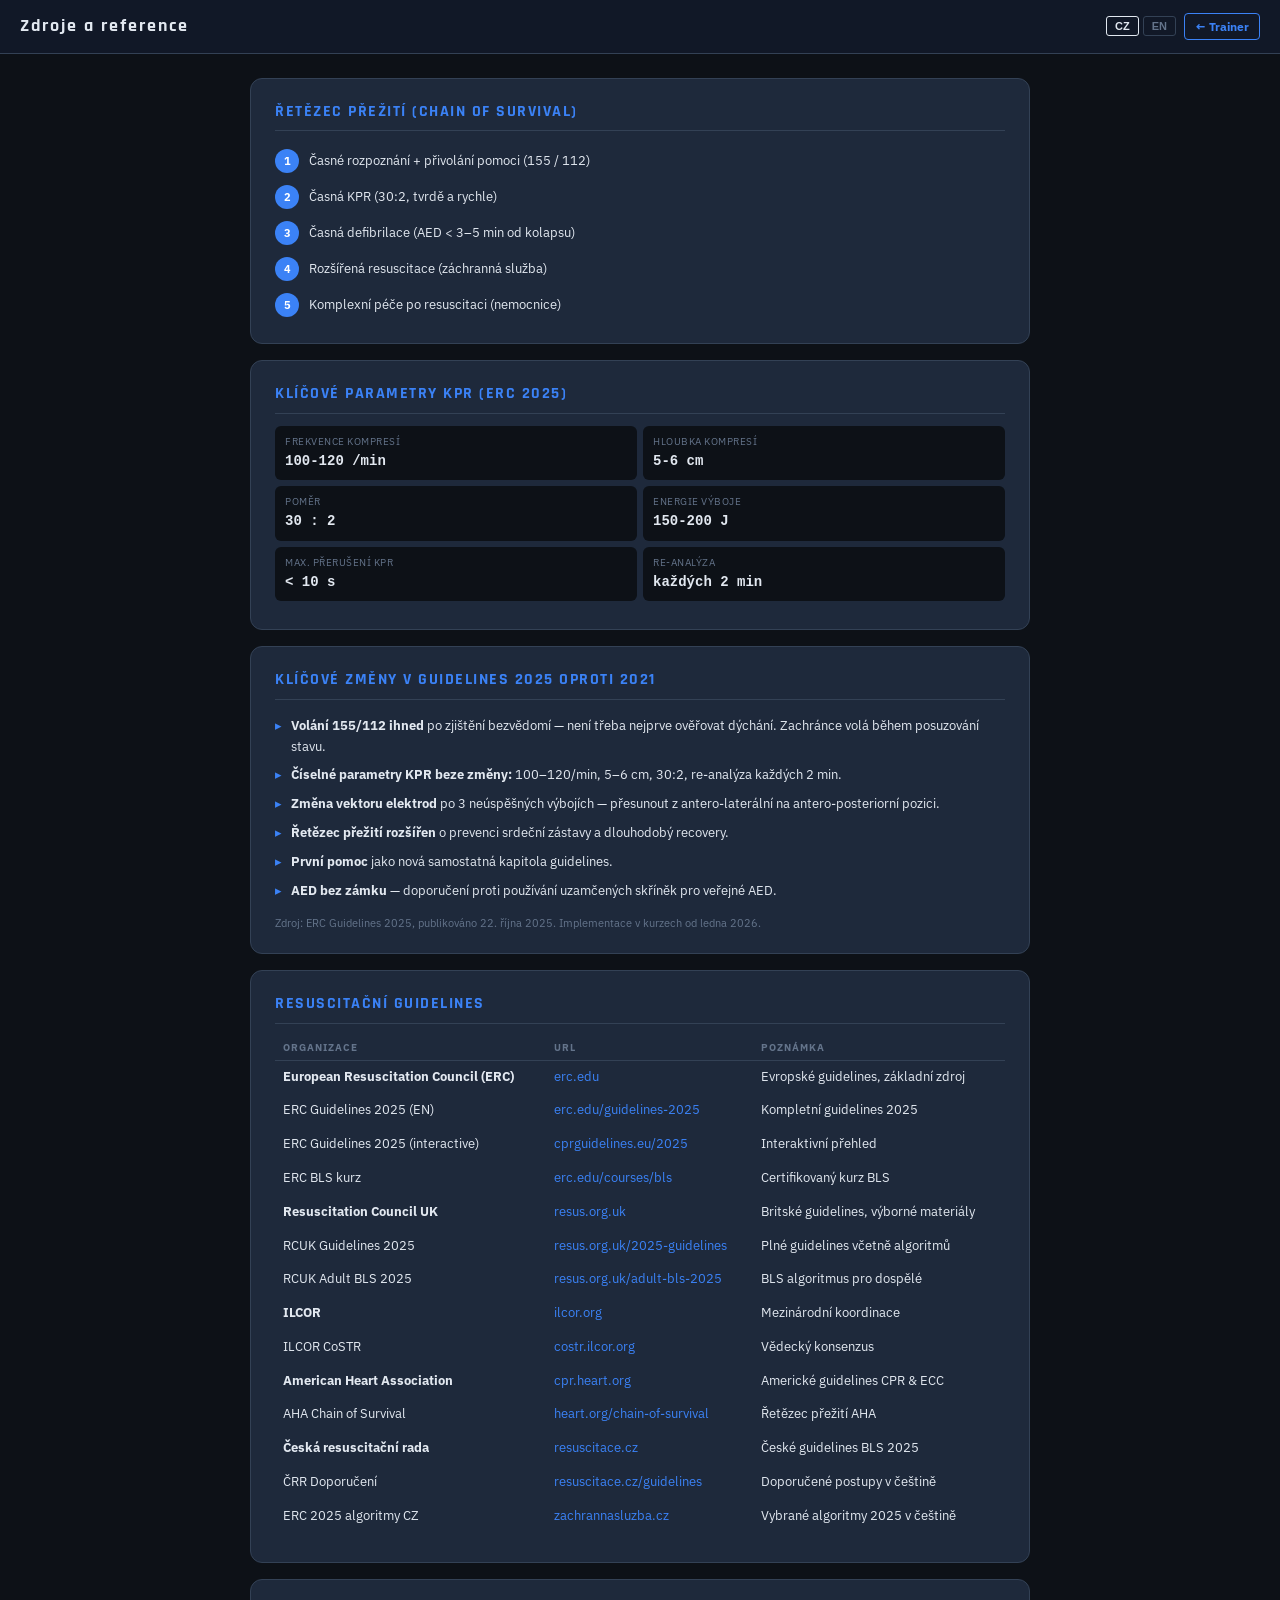
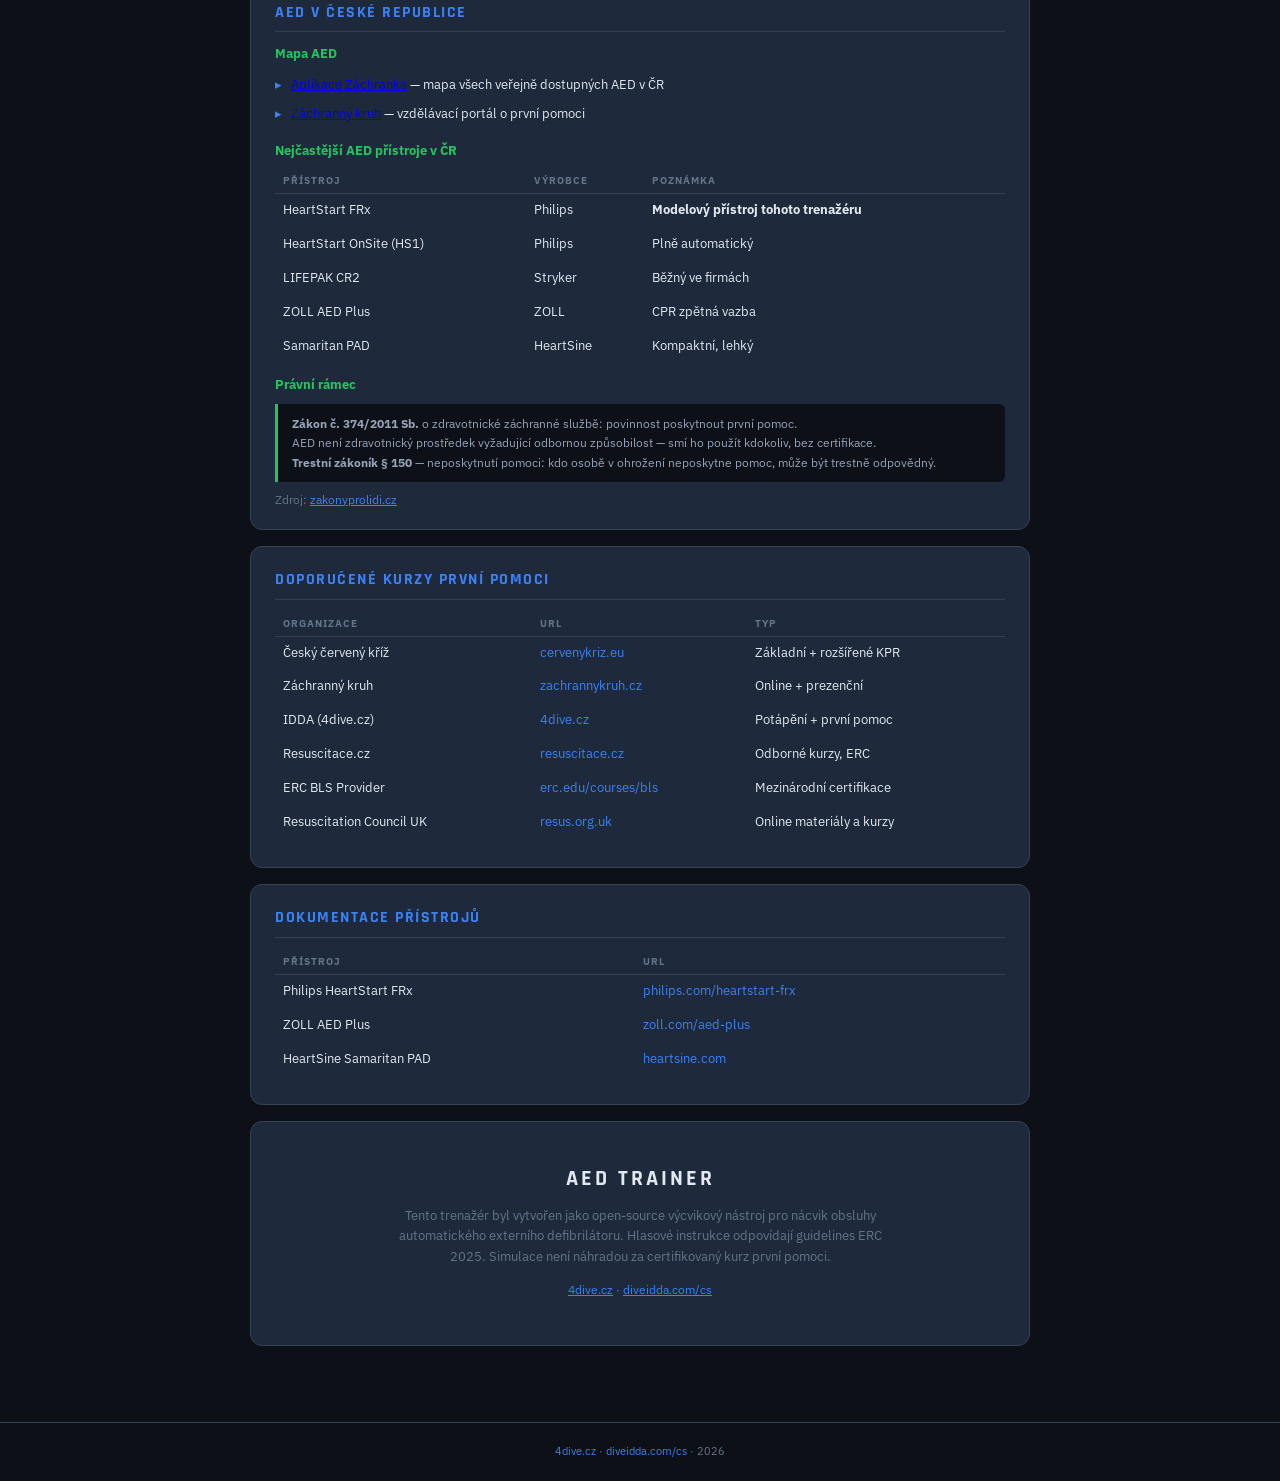
<file: resources.html>
<!DOCTYPE html>
<html lang="cs">
<head>
  <meta charset="UTF-8">
  <meta name="viewport" content="width=device-width, initial-scale=1">
  <title>AED Trainer — Zdroje / Resources</title>
  <link href="https://fonts.googleapis.com/css2?family=Rajdhani:wght@700;900&family=IBM+Plex+Sans:wght@400;700&display=swap" rel="stylesheet">
  <style>
:root {
  --bg: #0f172a;
  --bg-card: #1e293b;
  --bg-dark: #0d1117;
  --text: #e2e8f0;
  --muted: #64748b;
  --accent: #3b82f6;
  --green: #22c55e;
  --orange: #f97316;
  --red: #ef4444;
  --border: #334155;
  --font-ui: 'IBM Plex Sans', sans-serif;
  --font-device: 'Rajdhani', sans-serif;
}
*, *::before, *::after { box-sizing: border-box; margin: 0; padding: 0; }
body {
  background: var(--bg-dark);
  color: var(--text);
  font-family: var(--font-ui);
  line-height: 1.6;
  -webkit-font-smoothing: antialiased;
}

/* Header */
header {
  background: #111827;
  padding: 12px 20px;
  display: flex;
  align-items: center;
  justify-content: space-between;
  position: sticky;
  top: 0;
  z-index: 100;
  border-bottom: 1px solid var(--border);
}
header h1 {
  font-family: var(--font-device);
  font-size: 18px;
  font-weight: 900;
  letter-spacing: 2px;
  color: var(--text);
}
header .lang-switch { display: flex; gap: 4px; }
header .lang-btn {
  background: transparent;
  border: 1px solid var(--border);
  border-radius: 3px;
  color: var(--muted);
  font-size: 11px; font-weight: 700;
  padding: 3px 8px;
  cursor: pointer;
  transition: all 0.15s;
}
header .lang-btn:hover { color: var(--text); border-color: var(--muted); }
header .lang-btn.active { color: var(--text); border-color: var(--text); }
header a.back-link {
  color: var(--accent);
  text-decoration: none;
  font-size: 12px;
  font-weight: 700;
  padding: 3px 10px;
  border: 1px solid var(--accent);
  border-radius: 4px;
  transition: all 0.15s;
}
header a.back-link:hover { background: var(--accent); color: #fff; }

/* Content */
main {
  max-width: 820px;
  margin: 0 auto;
  padding: 24px 20px 60px;
}

section {
  background: var(--bg-card);
  border: 1px solid var(--border);
  border-radius: 12px;
  padding: 20px 24px;
  margin-bottom: 16px;
}
section h2 {
  font-family: var(--font-device);
  font-size: 16px;
  font-weight: 900;
  letter-spacing: 1.5px;
  color: var(--accent);
  margin-bottom: 12px;
  text-transform: uppercase;
  border-bottom: 1px solid var(--border);
  padding-bottom: 6px;
}
section h3 {
  font-size: 13px;
  font-weight: 700;
  color: var(--green);
  margin: 12px 0 6px;
}

table {
  width: 100%;
  border-collapse: collapse;
  margin: 8px 0;
  font-size: 13px;
}
th {
  text-align: left;
  color: var(--muted);
  font-size: 10px;
  text-transform: uppercase;
  letter-spacing: 1px;
  padding: 4px 8px;
  border-bottom: 1px solid var(--border);
}
td {
  padding: 6px 8px;
  border-bottom: 1px solid #1e293b;
  vertical-align: top;
}
td a {
  color: var(--accent);
  text-decoration: none;
  word-break: break-all;
}
td a:hover { text-decoration: underline; }

ul { list-style: none; padding: 0; }
ul li {
  padding: 4px 0;
  font-size: 13px;
  position: relative;
  padding-left: 16px;
}
ul li::before {
  content: '\25B8';
  position: absolute;
  left: 0;
  color: var(--accent);
}

.chain-step {
  display: flex;
  align-items: center;
  gap: 10px;
  padding: 6px 0;
  font-size: 13px;
}
.chain-num {
  background: var(--accent);
  color: #fff;
  width: 24px; height: 24px;
  border-radius: 50%;
  display: flex; align-items: center; justify-content: center;
  font-weight: 700;
  font-size: 11px;
  flex-shrink: 0;
}

.param-grid {
  display: grid;
  grid-template-columns: 1fr 1fr;
  gap: 6px;
  margin: 8px 0;
}
.param-item {
  background: var(--bg-dark);
  border-radius: 6px;
  padding: 8px 10px;
}
.param-label { color: var(--muted); font-size: 10px; text-transform: uppercase; letter-spacing: 0.5px; }
.param-value { color: var(--text); font-size: 14px; font-weight: 700; font-family: monospace; }

.legal-note {
  background: var(--bg-dark);
  border-left: 3px solid var(--green);
  padding: 10px 14px;
  margin: 8px 0;
  border-radius: 0 6px 6px 0;
  font-size: 12px;
  color: #94a3b8;
}

.about-box {
  text-align: center;
  padding: 20px;
}
.about-box .logo {
  font-family: var(--font-device);
  font-size: 22px;
  font-weight: 900;
  letter-spacing: 3px;
  color: var(--text);
  margin-bottom: 8px;
}
.about-box p { color: var(--muted); font-size: 13px; max-width: 500px; margin: 0 auto 6px; }

footer {
  text-align: center;
  color: var(--muted);
  font-size: 11px;
  padding: 20px;
  border-top: 1px solid var(--border);
}
footer a { color: var(--accent); text-decoration: none; }

/* Language toggle */
[data-lang="en"] { display: none; }
body.lang-en [data-lang="cs"] { display: none; }
body.lang-en [data-lang="en"] { display: initial; }
body.lang-en table[data-lang="cs"],
body.lang-en section[data-lang="cs"],
body.lang-en div[data-lang="cs"],
body.lang-en ul[data-lang="cs"],
body.lang-en p[data-lang="cs"] { display: none; }
body.lang-en table[data-lang="en"],
body.lang-en section[data-lang="en"],
body.lang-en div[data-lang="en"],
body.lang-en ul[data-lang="en"],
body.lang-en p[data-lang="en"] { display: initial; }

/* Bilingual elements shown in both */
[data-lang="both"] { display: initial; }
  </style>
</head>
<body>

<header>
  <h1>
    <span data-lang="cs">Zdroje a reference</span>
    <span data-lang="en">Resources &amp; References</span>
  </h1>
  <div style="display:flex;gap:8px;align-items:center">
    <div class="lang-switch">
      <button class="lang-btn active" onclick="setLang('cs')">CZ</button>
      <button class="lang-btn" onclick="setLang('en')">EN</button>
    </div>
    <a href="index.html" class="back-link">
      <span data-lang="cs">&larr; Trainer</span>
      <span data-lang="en">&larr; Trainer</span>
    </a>
  </div>
</header>

<main>

  <!-- ═══ CHAIN OF SURVIVAL ═══ -->
  <section>
    <h2>
      <span data-lang="cs">Řetězec přežití (Chain of Survival)</span>
      <span data-lang="en">Chain of Survival</span>
    </h2>
    <div data-lang="cs">
      <div class="chain-step"><span class="chain-num">1</span> Časné rozpoznání + přivolání pomoci (155 / 112)</div>
      <div class="chain-step"><span class="chain-num">2</span> Časná KPR (30:2, tvrdě a rychle)</div>
      <div class="chain-step"><span class="chain-num">3</span> Časná defibrilace (AED &lt; 3–5 min od kolapsu)</div>
      <div class="chain-step"><span class="chain-num">4</span> Rozšířená resuscitace (záchranná služba)</div>
      <div class="chain-step"><span class="chain-num">5</span> Komplexní péče po resuscitaci (nemocnice)</div>
    </div>
    <div data-lang="en">
      <div class="chain-step"><span class="chain-num">1</span> Early recognition + call for help (112 / 911)</div>
      <div class="chain-step"><span class="chain-num">2</span> Early CPR (30:2, push hard and fast)</div>
      <div class="chain-step"><span class="chain-num">3</span> Early defibrillation (AED &lt; 3-5 min from collapse)</div>
      <div class="chain-step"><span class="chain-num">4</span> Advanced life support (paramedics)</div>
      <div class="chain-step"><span class="chain-num">5</span> Post-resuscitation care (hospital)</div>
    </div>
  </section>

  <!-- ═══ CPR PARAMETERS ═══ -->
  <section>
    <h2>
      <span data-lang="cs">Klíčové parametry KPR (ERC 2025)</span>
      <span data-lang="en">Key CPR Parameters (ERC 2025)</span>
    </h2>
    <div class="param-grid">
      <div class="param-item">
        <div class="param-label"><span data-lang="cs">Frekvence kompresí</span><span data-lang="en">Compression rate</span></div>
        <div class="param-value">100-120 /min</div>
      </div>
      <div class="param-item">
        <div class="param-label"><span data-lang="cs">Hloubka kompresí</span><span data-lang="en">Compression depth</span></div>
        <div class="param-value">5-6 cm</div>
      </div>
      <div class="param-item">
        <div class="param-label"><span data-lang="cs">Poměr</span><span data-lang="en">Ratio</span></div>
        <div class="param-value">30 : 2</div>
      </div>
      <div class="param-item">
        <div class="param-label"><span data-lang="cs">Energie výboje</span><span data-lang="en">Shock energy</span></div>
        <div class="param-value">150-200 J</div>
      </div>
      <div class="param-item">
        <div class="param-label"><span data-lang="cs">Max. přerušení KPR</span><span data-lang="en">Max CPR pause</span></div>
        <div class="param-value">&lt; 10 s</div>
      </div>
      <div class="param-item">
        <div class="param-label"><span data-lang="cs">Re-analýza</span><span data-lang="en">Re-analysis</span></div>
        <div class="param-value"><span data-lang="cs">každých 2 min</span><span data-lang="en">every 2 min</span></div>
      </div>
    </div>
  </section>

  <!-- ═══ KEY CHANGES 2025 ═══ -->
  <section>
    <h2>
      <span data-lang="cs">Klíčové změny v guidelines 2025 oproti 2021</span>
      <span data-lang="en">Key Changes in 2025 vs 2021 Guidelines</span>
    </h2>
    <ul>
      <li data-lang="cs"><strong>Volání 155/112 ihned</strong> po zjištění bezvědomí — není třeba nejprve ověřovat dýchání. Zachránce volá během posuzování stavu.</li>
      <li data-lang="en"><strong>Call 155/112 immediately</strong> upon finding unresponsiveness — no need to confirm breathing first. Call while assessing.</li>
      <li data-lang="cs"><strong>Číselné parametry KPR beze změny:</strong> 100–120/min, 5–6 cm, 30:2, re-analýza každých 2 min.</li>
      <li data-lang="en"><strong>Core CPR numbers unchanged:</strong> 100-120/min, 5-6 cm, 30:2, re-analysis every 2 min.</li>
      <li data-lang="cs"><strong>Změna vektoru elektrod</strong> po 3 neúspěšných výbojích — přesunout z antero-laterální na antero-posteriorní pozici.</li>
      <li data-lang="en"><strong>Electrode vector change</strong> after 3 unsuccessful shocks — move from antero-lateral to antero-posterior position.</li>
      <li data-lang="cs"><strong>Řetězec přežití rozšířen</strong> o prevenci srdeční zástavy a dlouhodobý recovery.</li>
      <li data-lang="en"><strong>Chain of Survival expanded</strong> to include cardiac arrest prevention and long-term recovery.</li>
      <li data-lang="cs"><strong>První pomoc</strong> jako nová samostatná kapitola guidelines.</li>
      <li data-lang="en"><strong>First Aid</strong> as a new standalone chapter in the guidelines.</li>
      <li data-lang="cs"><strong>AED bez zámku</strong> — doporučení proti používání uzamčených skříněk pro veřejné AED.</li>
      <li data-lang="en"><strong>Unlocked AED cabinets</strong> — recommendation against locked storage for public AEDs.</li>
    </ul>
    <p style="margin-top:10px;font-size:11px;color:#64748b">
      <span data-lang="cs">Zdroj: ERC Guidelines 2025, publikováno 22. října 2025. Implementace v kurzech od ledna 2026.</span>
      <span data-lang="en">Source: ERC Guidelines 2025, published October 22, 2025. Course implementation from January 2026.</span>
    </p>
  </section>

  <!-- ═══ GUIDELINES ORGANIZATIONS ═══ -->
  <section>
    <h2>
      <span data-lang="cs">Resuscitační guidelines</span>
      <span data-lang="en">Resuscitation Guidelines</span>
    </h2>
    <table>
      <tr>
        <th><span data-lang="cs">Organizace</span><span data-lang="en">Organization</span></th>
        <th>URL</th>
        <th><span data-lang="cs">Poznámka</span><span data-lang="en">Note</span></th>
      </tr>
      <tr>
        <td><strong>European Resuscitation Council (ERC)</strong></td>
        <td><a href="https://www.erc.edu/" target="_blank">erc.edu</a></td>
        <td><span data-lang="cs">Evropské guidelines, základní zdroj</span><span data-lang="en">European guidelines, primary source</span></td>
      </tr>
      <tr>
        <td>ERC Guidelines 2025 (EN)</td>
        <td><a href="https://www.erc.edu/science-research/guidelines/guidelines-2025/guidelines-2025-english" target="_blank">erc.edu/guidelines-2025</a></td>
        <td><span data-lang="cs">Kompletní guidelines 2025</span><span data-lang="en">Complete 2025 guidelines</span></td>
      </tr>
      <tr>
        <td>ERC Guidelines 2025 (interactive)</td>
        <td><a href="https://cprguidelines.eu/guidelines-2025" target="_blank">cprguidelines.eu/2025</a></td>
        <td><span data-lang="cs">Interaktivní přehled</span><span data-lang="en">Interactive overview</span></td>
      </tr>
      <tr>
        <td>ERC BLS kurz</td>
        <td><a href="https://www.erc.edu/courses/bls" target="_blank">erc.edu/courses/bls</a></td>
        <td><span data-lang="cs">Certifikovaný kurz BLS</span><span data-lang="en">Certified BLS course</span></td>
      </tr>
      <tr>
        <td><strong>Resuscitation Council UK</strong></td>
        <td><a href="https://www.resus.org.uk/" target="_blank">resus.org.uk</a></td>
        <td><span data-lang="cs">Britské guidelines, výborné materiály</span><span data-lang="en">UK guidelines, excellent materials</span></td>
      </tr>
      <tr>
        <td>RCUK Guidelines 2025</td>
        <td><a href="https://www.resus.org.uk/professional-library/2025-resuscitation-guidelines" target="_blank">resus.org.uk/2025-guidelines</a></td>
        <td><span data-lang="cs">Plné guidelines včetně algoritmů</span><span data-lang="en">Full guidelines incl. algorithms</span></td>
      </tr>
      <tr>
        <td>RCUK Adult BLS 2025</td>
        <td><a href="https://www.resus.org.uk/professional-library/2025-resuscitation-guidelines/adult-basic-life-support-guidelines" target="_blank">resus.org.uk/adult-bls-2025</a></td>
        <td><span data-lang="cs">BLS algoritmus pro dospělé</span><span data-lang="en">Adult BLS algorithm</span></td>
      </tr>
      <tr>
        <td><strong>ILCOR</strong></td>
        <td><a href="https://www.ilcor.org/" target="_blank">ilcor.org</a></td>
        <td><span data-lang="cs">Mezinárodní koordinace</span><span data-lang="en">International coordination</span></td>
      </tr>
      <tr>
        <td>ILCOR CoSTR</td>
        <td><a href="https://costr.ilcor.org/" target="_blank">costr.ilcor.org</a></td>
        <td><span data-lang="cs">Vědecký konsenzus</span><span data-lang="en">Consensus on Science</span></td>
      </tr>
      <tr>
        <td><strong>American Heart Association</strong></td>
        <td><a href="https://cpr.heart.org/" target="_blank">cpr.heart.org</a></td>
        <td><span data-lang="cs">Americké guidelines CPR &amp; ECC</span><span data-lang="en">US CPR &amp; ECC guidelines</span></td>
      </tr>
      <tr>
        <td>AHA Chain of Survival</td>
        <td><a href="https://www.heart.org/en/health-topics/cardiac-arrest/about-cardiac-arrest/chain-of-survival" target="_blank">heart.org/chain-of-survival</a></td>
        <td><span data-lang="cs">Řetězec přežití AHA</span><span data-lang="en">AHA Chain of Survival</span></td>
      </tr>
      <tr>
        <td><strong><span data-lang="cs">Česká resuscitační rada</span><span data-lang="en">Czech Resuscitation Council</span></strong></td>
        <td><a href="https://www.resuscitace.cz/" target="_blank">resuscitace.cz</a></td>
        <td><span data-lang="cs">České guidelines BLS 2025</span><span data-lang="en">Czech BLS 2025 guidelines</span></td>
      </tr>
      <tr>
        <td><span data-lang="cs">ČRR Doporučení</span><span data-lang="en">CRC Guidelines</span></td>
        <td><a href="https://www.resuscitace.cz/guidelines/" target="_blank">resuscitace.cz/guidelines</a></td>
        <td><span data-lang="cs">Doporučené postupy v češtině</span><span data-lang="en">Guidelines in Czech</span></td>
      </tr>
      <tr>
        <td><span data-lang="cs">ERC 2025 algoritmy CZ</span><span data-lang="en">ERC 2025 algorithms CZ</span></td>
        <td><a href="https://zachrannasluzba.cz/aktualita-erc-guidelines-2025-publikovany/" target="_blank">zachrannasluzba.cz</a></td>
        <td><span data-lang="cs">Vybrané algoritmy 2025 v češtině</span><span data-lang="en">Selected 2025 algorithms in Czech</span></td>
      </tr>
    </table>
  </section>

  <!-- ═══ AED IN CZECH REPUBLIC ═══ -->
  <section>
    <h2>
      <span data-lang="cs">AED v České republice</span>
      <span data-lang="en">AED in the Czech Republic</span>
    </h2>
    <h3><span data-lang="cs">Mapa AED</span><span data-lang="en">AED Map</span></h3>
    <ul>
      <li><a href="https://www.zachrankaapp.cz/aed" target="_blank"><span data-lang="cs">Aplikace Záchranka</span><span data-lang="en">Zachranka App</span></a> &mdash; <span data-lang="cs">mapa všech veřejně dostupných AED v ČR</span><span data-lang="en">map of all publicly available AEDs in Czech Republic</span></li>
      <li><a href="https://www.zachrannykruh.cz/" target="_blank"><span data-lang="cs">Záchranný kruh</span><span data-lang="en">Zachranny kruh</span></a> &mdash; <span data-lang="cs">vzdělávací portál o první pomoci</span><span data-lang="en">first aid education portal</span></li>
    </ul>

    <h3><span data-lang="cs">Nejčastější AED přístroje v ČR</span><span data-lang="en">Most Common AEDs in Czech Republic</span></h3>
    <table>
      <tr><th><span data-lang="cs">Přístroj</span><span data-lang="en">Device</span></th><th><span data-lang="cs">Výrobce</span><span data-lang="en">Manufacturer</span></th><th><span data-lang="cs">Poznámka</span><span data-lang="en">Note</span></th></tr>
      <tr><td>HeartStart FRx</td><td>Philips</td><td><span data-lang="cs"><strong>Modelový přístroj tohoto trenažéru</strong></span><span data-lang="en"><strong>Model device for this trainer</strong></span></td></tr>
      <tr><td>HeartStart OnSite (HS1)</td><td>Philips</td><td><span data-lang="cs">Plně automatický</span><span data-lang="en">Fully automatic</span></td></tr>
      <tr><td>LIFEPAK CR2</td><td>Stryker</td><td><span data-lang="cs">Běžný ve firmách</span><span data-lang="en">Common in companies</span></td></tr>
      <tr><td>ZOLL AED Plus</td><td>ZOLL</td><td><span data-lang="cs">CPR zpětná vazba</span><span data-lang="en">Real-time CPR feedback</span></td></tr>
      <tr><td>Samaritan PAD</td><td>HeartSine</td><td><span data-lang="cs">Kompaktní, lehký</span><span data-lang="en">Compact, lightweight</span></td></tr>
    </table>

    <h3><span data-lang="cs">Právní rámec</span><span data-lang="en">Legal Framework</span></h3>
    <div class="legal-note">
      <span data-lang="cs">
        <strong>Zákon č. 374/2011 Sb.</strong> o zdravotnické záchranné službě: povinnost poskytnout první pomoc.<br>
        AED není zdravotnický prostředek vyžadující odbornou způsobilost &mdash; smí ho použít kdokoliv, bez certifikace.<br>
        <strong>Trestní zákoník &sect; 150</strong> &mdash; neposkytnutí pomoci: kdo osobě v ohrožení neposkytne pomoc, může být trestně odpovědný.
      </span>
      <span data-lang="en">
        <strong>Act No. 374/2011</strong> on Emergency Medical Services: duty to provide first aid.<br>
        AED does not require professional qualification &mdash; anyone can use it without certification.<br>
        <strong>Criminal Code &sect; 150</strong> &mdash; failure to provide assistance: criminal liability for not helping a person in danger.
      </span>
    </div>
    <p style="margin-top:8px;font-size:12px;color:#64748b">
      <span data-lang="cs">Zdroj: </span><span data-lang="en">Source: </span>
      <a href="https://www.zakonyprolidi.cz/cs/2011-374" target="_blank" style="color:#3b82f6">zakonyprolidi.cz</a>
    </p>
  </section>

  <!-- ═══ FIRST AID COURSES ═══ -->
  <section>
    <h2>
      <span data-lang="cs">Doporučené kurzy první pomoci</span>
      <span data-lang="en">Recommended First Aid Courses</span>
    </h2>
    <table>
      <tr><th><span data-lang="cs">Organizace</span><span data-lang="en">Organization</span></th><th>URL</th><th><span data-lang="cs">Typ</span><span data-lang="en">Type</span></th></tr>
      <tr><td><span data-lang="cs">Český červený kříž</span><span data-lang="en">Czech Red Cross</span></td><td><a href="https://www.cervenykriz.eu" target="_blank">cervenykriz.eu</a></td><td><span data-lang="cs">Základní + rozšířené KPR</span><span data-lang="en">Basic + advanced CPR</span></td></tr>
      <tr><td><span data-lang="cs">Záchranný kruh</span><span data-lang="en">Zachranny kruh</span></td><td><a href="https://www.zachrannykruh.cz" target="_blank">zachrannykruh.cz</a></td><td><span data-lang="cs">Online + prezenční</span><span data-lang="en">Online + in-person</span></td></tr>
      <tr><td>IDDA (4dive.cz)</td><td><a href="https://4dive.cz" target="_blank">4dive.cz</a></td><td><span data-lang="cs">Potápění + první pomoc</span><span data-lang="en">Diving + first aid</span></td></tr>
      <tr><td>Resuscitace.cz</td><td><a href="https://www.resuscitace.cz" target="_blank">resuscitace.cz</a></td><td><span data-lang="cs">Odborné kurzy, ERC</span><span data-lang="en">Professional courses, ERC</span></td></tr>
      <tr><td>ERC BLS Provider</td><td><a href="https://www.erc.edu/courses/bls" target="_blank">erc.edu/courses/bls</a></td><td><span data-lang="cs">Mezinárodní certifikace</span><span data-lang="en">International certification</span></td></tr>
      <tr><td>Resuscitation Council UK</td><td><a href="https://www.resus.org.uk/" target="_blank">resus.org.uk</a></td><td><span data-lang="cs">Online materiály a kurzy</span><span data-lang="en">Online materials &amp; courses</span></td></tr>
    </table>
  </section>

  <!-- ═══ DEVICE DOCUMENTATION ═══ -->
  <section>
    <h2>
      <span data-lang="cs">Dokumentace přístrojů</span>
      <span data-lang="en">Device Documentation</span>
    </h2>
    <table>
      <tr><th><span data-lang="cs">Přístroj</span><span data-lang="en">Device</span></th><th>URL</th></tr>
      <tr><td>Philips HeartStart FRx</td><td><a href="https://www.usa.philips.com/healthcare/product/HC861304/heartstart-frx" target="_blank">philips.com/heartstart-frx</a></td></tr>
      <tr><td>ZOLL AED Plus</td><td><a href="https://www.zoll.com/medical-products/aed-plus" target="_blank">zoll.com/aed-plus</a></td></tr>
      <tr><td>HeartSine Samaritan PAD</td><td><a href="https://www.heartsine.com/" target="_blank">heartsine.com</a></td></tr>
    </table>
  </section>

  <!-- ═══ ABOUT ═══ -->
  <section>
    <div class="about-box">
      <div class="logo">AED TRAINER</div>
      <p data-lang="cs">
        Tento trenažér byl vytvořen jako open-source výcvikový nástroj
        pro nácvik obsluhy automatického externího defibrilátoru.
        Hlasové instrukce odpovídají guidelines ERC 2025.
        Simulace není náhradou za certifikovaný kurz první pomoci.
      </p>
      <p data-lang="en">
        This trainer was created as an open-source training tool
        for practicing the use of an automated external defibrillator.
        Voice instructions follow ERC 2025 guidelines.
        This simulation is not a substitute for a certified first aid course.
      </p>
      <p style="color:var(--accent);font-size:12px;margin-top:12px">
        <a href="https://4dive.cz" target="_blank" style="color:var(--accent)">4dive.cz</a> &middot; <a href="https://diveidda.com/cs" target="_blank" style="color:var(--accent)">diveidda.com/cs</a>
      </p>
    </div>
  </section>

</main>

<footer>
  <a href="https://4dive.cz">4dive.cz</a> &middot; <a href="https://diveidda.com/cs">diveidda.com/cs</a> &middot; 2026
</footer>

<script>
function setLang(lang) {
  document.body.classList.toggle('lang-en', lang === 'en');
  document.documentElement.lang = lang;
  document.querySelectorAll('.lang-btn').forEach(b => {
    b.classList.toggle('active', b.textContent.trim() === (lang === 'cs' ? 'CZ' : 'EN'));
  });
}
</script>
</body>
</html>
</file>
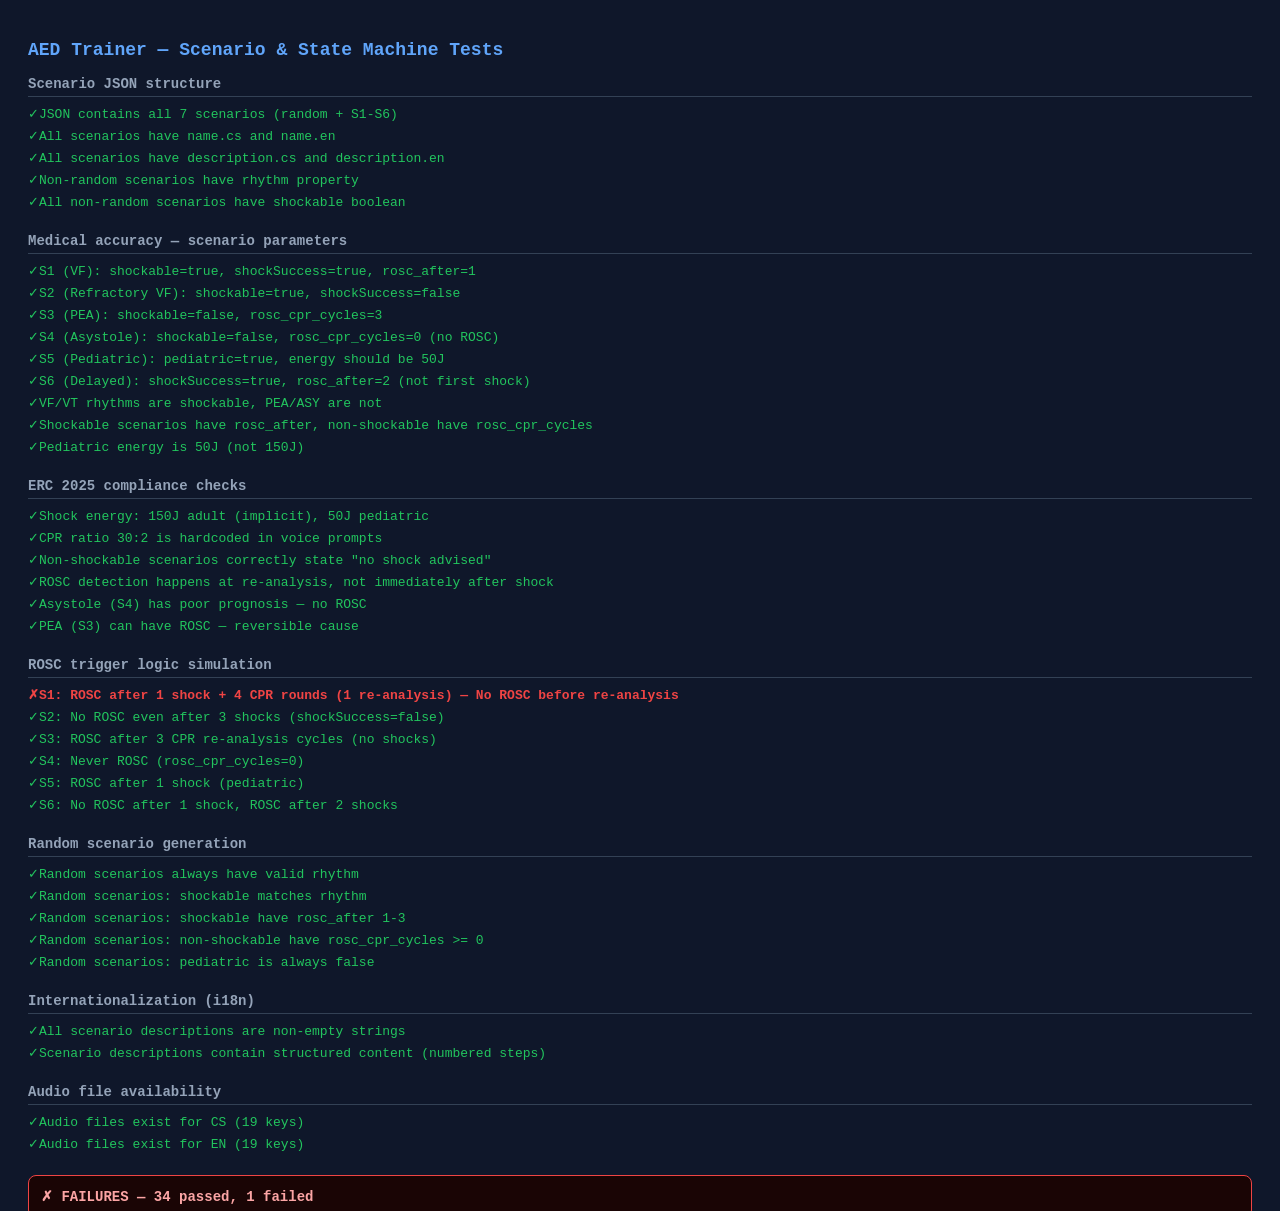
<file: tests/test-scenarios.html>
<!DOCTYPE html>
<html lang="en">
<head>
<meta charset="UTF-8">
<title>AED Trainer — Scenario Tests</title>
<style>
body { background: #0f172a; color: #e2e8f0; font-family: 'IBM Plex Sans', monospace; padding: 20px; }
h1 { font-size: 18px; color: #60a5fa; margin-bottom: 16px; }
.suite { margin-bottom: 20px; }
.suite-name { font-size: 14px; color: #94a3b8; font-weight: 700; margin-bottom: 6px; border-bottom: 1px solid #334155; padding-bottom: 4px; }
.test { padding: 3px 0; font-size: 13px; }
.test.pass { color: #22c55e; }
.test.fail { color: #ef4444; font-weight: 700; }
.test.pass::before { content: '\2713 '; }
.test.fail::before { content: '\2717 '; }
.summary { margin-top: 20px; padding: 12px; border-radius: 8px; font-size: 14px; font-weight: 700; }
.summary.all-pass { background: #052e16; border: 1px solid #22c55e; color: #86efac; }
.summary.has-fail { background: #1a0505; border: 1px solid #ef4444; color: #fca5a5; }
</style>
</head>
<body>
<h1>AED Trainer — Scenario & State Machine Tests</h1>
<div id="results"></div>

<script>
// ═══════════════════════════════════════════════
//  Minimal test framework
// ═══════════════════════════════════════════════
let _passed = 0, _failed = 0, _currentSuite = '';
const _results = document.getElementById('results');
let _suiteEl = null;

function suite(name) {
  _currentSuite = name;
  _suiteEl = document.createElement('div');
  _suiteEl.className = 'suite';
  _suiteEl.innerHTML = '<div class="suite-name">' + name + '</div>';
  _results.appendChild(_suiteEl);
}

function test(name, fn) {
  const el = document.createElement('div');
  el.className = 'test';
  try {
    fn();
    el.className += ' pass';
    el.textContent = name;
    _passed++;
  } catch (e) {
    el.className += ' fail';
    el.textContent = name + ' — ' + e.message;
    _failed++;
  }
  _suiteEl.appendChild(el);
}

function assert(cond, msg) {
  if (!cond) throw new Error(msg || 'Assertion failed');
}
function assertEqual(a, b, msg) {
  if (a !== b) throw new Error((msg || '') + ' expected ' + JSON.stringify(b) + ' got ' + JSON.stringify(a));
}

// ═══════════════════════════════════════════════
//  Load scenarios JSON (sync via XHR for testing)
// ═══════════════════════════════════════════════
let scenariosJson = null;
try {
  const xhr = new XMLHttpRequest();
  xhr.open('GET', '../scenarios/scenarios.json', false);
  xhr.send();
  if (xhr.status === 200 || xhr.status === 0) {
    scenariosJson = JSON.parse(xhr.responseText);
  }
} catch (e) {
  // Will test with fallback
}

// ═══════════════════════════════════════════════
//  Inline fallback scenarios (copy from index.html)
// ═══════════════════════════════════════════════
const SCENARIOS_FALLBACK = {
  random: { name: { cs: 'Nahodny', en: 'Random' }, description: { cs: 'Test', en: 'Test' } },
  S1: { rhythm: 'VF', shockable: true, shockSuccess: true, rosc_after: 1, pediatric: false,
    name: { cs: 'S1', en: 'S1' }, description: { cs: 'test', en: 'test' } },
  S2: { rhythm: 'VF', shockable: true, shockSuccess: false, rosc_after: 3, pediatric: false,
    name: { cs: 'S2', en: 'S2' }, description: { cs: 'test', en: 'test' } },
  S3: { rhythm: 'PEA', shockable: false, rosc_cpr_cycles: 3, pediatric: false,
    name: { cs: 'S3', en: 'S3' }, description: { cs: 'test', en: 'test' } },
  S4: { rhythm: 'ASY', shockable: false, rosc_cpr_cycles: 0, pediatric: false,
    name: { cs: 'S4', en: 'S4' }, description: { cs: 'test', en: 'test' } },
  S5: { rhythm: 'VF', shockable: true, shockSuccess: true, rosc_after: 1, pediatric: true,
    name: { cs: 'S5', en: 'S5' }, description: { cs: 'test', en: 'test' } },
  S6: { rhythm: 'VF', shockable: true, shockSuccess: true, rosc_after: 2, pediatric: false,
    name: { cs: 'S6', en: 'S6' }, description: { cs: 'test', en: 'test' } },
};

const scenarios = scenariosJson || SCENARIOS_FALLBACK;

// ═══════════════════════════════════════════════
//  TESTS
// ═══════════════════════════════════════════════

// ── Scenario structure ──
suite('Scenario JSON structure');

test('JSON contains all 7 scenarios (random + S1-S6)', () => {
  const keys = Object.keys(scenarios);
  assert(keys.includes('random'), 'missing random');
  assert(keys.includes('S1'), 'missing S1');
  assert(keys.includes('S2'), 'missing S2');
  assert(keys.includes('S3'), 'missing S3');
  assert(keys.includes('S4'), 'missing S4');
  assert(keys.includes('S5'), 'missing S5');
  assert(keys.includes('S6'), 'missing S6');
});

test('All scenarios have name.cs and name.en', () => {
  for (const [id, sc] of Object.entries(scenarios)) {
    assert(sc.name && sc.name.cs, id + ' missing name.cs');
    assert(sc.name && sc.name.en, id + ' missing name.en');
  }
});

test('All scenarios have description.cs and description.en', () => {
  for (const [id, sc] of Object.entries(scenarios)) {
    assert(sc.description && sc.description.cs, id + ' missing description.cs');
    assert(sc.description && sc.description.en, id + ' missing description.en');
  }
});

test('Non-random scenarios have rhythm property', () => {
  for (const [id, sc] of Object.entries(scenarios)) {
    if (id === 'random') continue;
    assert(sc.rhythm, id + ' missing rhythm');
    assert(['VF', 'VT', 'PEA', 'ASY'].includes(sc.rhythm), id + ' invalid rhythm: ' + sc.rhythm);
  }
});

test('All non-random scenarios have shockable boolean', () => {
  for (const [id, sc] of Object.entries(scenarios)) {
    if (id === 'random') continue;
    assert(typeof sc.shockable === 'boolean', id + ' shockable not boolean');
  }
});

// ── Medical accuracy ──
suite('Medical accuracy — scenario parameters');

test('S1 (VF): shockable=true, shockSuccess=true, rosc_after=1', () => {
  const s = scenarios.S1;
  assertEqual(s.rhythm, 'VF');
  assertEqual(s.shockable, true);
  assertEqual(s.shockSuccess, true);
  assertEqual(s.rosc_after, 1);
  assertEqual(s.pediatric, false);
});

test('S2 (Refractory VF): shockable=true, shockSuccess=false', () => {
  const s = scenarios.S2;
  assertEqual(s.rhythm, 'VF');
  assertEqual(s.shockable, true);
  assertEqual(s.shockSuccess, false);
});

test('S3 (PEA): shockable=false, rosc_cpr_cycles=3', () => {
  const s = scenarios.S3;
  assertEqual(s.rhythm, 'PEA');
  assertEqual(s.shockable, false);
  assertEqual(s.rosc_cpr_cycles, 3);
});

test('S4 (Asystole): shockable=false, rosc_cpr_cycles=0 (no ROSC)', () => {
  const s = scenarios.S4;
  assertEqual(s.rhythm, 'ASY');
  assertEqual(s.shockable, false);
  assertEqual(s.rosc_cpr_cycles, 0);
});

test('S5 (Pediatric): pediatric=true, energy should be 50J', () => {
  const s = scenarios.S5;
  assertEqual(s.pediatric, true);
  assertEqual(s.shockable, true);
});

test('S6 (Delayed): shockSuccess=true, rosc_after=2 (not first shock)', () => {
  const s = scenarios.S6;
  assertEqual(s.shockSuccess, true);
  assertEqual(s.rosc_after, 2);
});

test('VF/VT rhythms are shockable, PEA/ASY are not', () => {
  for (const [id, sc] of Object.entries(scenarios)) {
    if (id === 'random') continue;
    if (sc.rhythm === 'VF' || sc.rhythm === 'VT') {
      assertEqual(sc.shockable, true, id + ' VF/VT should be shockable');
    }
    if (sc.rhythm === 'PEA' || sc.rhythm === 'ASY') {
      assertEqual(sc.shockable, false, id + ' PEA/ASY should not be shockable');
    }
  }
});

test('Shockable scenarios have rosc_after, non-shockable have rosc_cpr_cycles', () => {
  for (const [id, sc] of Object.entries(scenarios)) {
    if (id === 'random') continue;
    if (sc.shockable) {
      assert(typeof sc.rosc_after === 'number', id + ' shockable missing rosc_after');
    } else {
      assert(typeof sc.rosc_cpr_cycles === 'number', id + ' non-shockable missing rosc_cpr_cycles');
    }
  }
});

test('Pediatric energy is 50J (not 150J)', () => {
  for (const [id, sc] of Object.entries(scenarios)) {
    if (id === 'random') continue;
    if (sc.pediatric) {
      // Energy is derived from pediatric flag in code: state.joulesToDeliver = 50
      assertEqual(sc.pediatric, true, id + ' should be pediatric');
    }
  }
});

// ── ERC 2025 compliance ──
suite('ERC 2025 compliance checks');

test('Shock energy: 150J adult (implicit), 50J pediatric', () => {
  // Adult default = 150, pediatric = 50
  // Scenarios don't store energy directly — it's derived from pediatric flag
  assert(!scenarios.S1.pediatric, 'S1 should be adult (150J)');
  assert(scenarios.S5.pediatric, 'S5 should be pediatric (50J)');
});

test('CPR ratio 30:2 is hardcoded in voice prompts', () => {
  // Verify from scenario descriptions
  const s1desc = scenarios.S1.description.en;
  assert(s1desc.includes('30') || s1desc.includes('thirty'), 'S1 should mention 30 compressions');
});

test('Non-shockable scenarios correctly state "no shock advised"', () => {
  const s3desc = scenarios.S3.description.en.toLowerCase();
  const s4desc = scenarios.S4.description.en.toLowerCase();
  assert(s3desc.includes('no shock') || s3desc.includes('not advise'), 'S3 should mention no shock');
  assert(s4desc.includes('no shock') || s4desc.includes('not advise'), 'S4 should mention no shock');
});

test('ROSC detection happens at re-analysis, not immediately after shock', () => {
  // S1: rosc_after=1 means ROSC at 1st re-analysis (after 1 shock + 2min CPR)
  // Not immediately after shock delivery
  const s1desc = scenarios.S1.description.en.toLowerCase();
  assert(s1desc.includes('re-analy') || s1desc.includes('2 minutes'), 'S1 should mention re-analysis or 2 minutes CPR before ROSC');
});

test('Asystole (S4) has poor prognosis — no ROSC', () => {
  assertEqual(scenarios.S4.rosc_cpr_cycles, 0, 'Asystole should have 0 ROSC cycles');
  const desc = scenarios.S4.description.en.toLowerCase();
  assert(desc.includes('no rosc') || desc.includes('not restored') || desc.includes('poor'), 'S4 should mention poor prognosis');
});

test('PEA (S3) can have ROSC — reversible cause', () => {
  assert(scenarios.S3.rosc_cpr_cycles > 0, 'PEA should be able to achieve ROSC');
});

// ── ROSC logic simulation ──
suite('ROSC trigger logic simulation');

function simulateROSC(sc, shockCount, totalCycles) {
  const reanalysisCount = Math.ceil(totalCycles / 4);
  if (sc.shockable) {
    return sc.shockSuccess && shockCount >= sc.rosc_after;
  } else {
    return sc.rosc_cpr_cycles > 0 && reanalysisCount >= sc.rosc_cpr_cycles;
  }
}

test('S1: ROSC after 1 shock + 4 CPR rounds (1 re-analysis)', () => {
  assert(!simulateROSC(scenarios.S1, 0, 0), 'No ROSC before shock');
  assert(!simulateROSC(scenarios.S1, 1, 0), 'No ROSC before re-analysis');
  assert(simulateROSC(scenarios.S1, 1, 4), 'ROSC at first re-analysis after 1 shock');
});

test('S2: No ROSC even after 3 shocks (shockSuccess=false)', () => {
  assert(!simulateROSC(scenarios.S2, 1, 4), 'No ROSC after 1 shock');
  assert(!simulateROSC(scenarios.S2, 2, 8), 'No ROSC after 2 shocks');
  assert(!simulateROSC(scenarios.S2, 3, 12), 'No ROSC after 3 shocks (refractory)');
});

test('S3: ROSC after 3 CPR re-analysis cycles (no shocks)', () => {
  assert(!simulateROSC(scenarios.S3, 0, 4), 'No ROSC after 1 cycle');
  assert(!simulateROSC(scenarios.S3, 0, 8), 'No ROSC after 2 cycles');
  assert(simulateROSC(scenarios.S3, 0, 12), 'ROSC after 3 cycles');
});

test('S4: Never ROSC (rosc_cpr_cycles=0)', () => {
  assert(!simulateROSC(scenarios.S4, 0, 4), 'No ROSC after 1 cycle');
  assert(!simulateROSC(scenarios.S4, 0, 20), 'No ROSC after 5 cycles');
  assert(!simulateROSC(scenarios.S4, 0, 100), 'No ROSC ever');
});

test('S5: ROSC after 1 shock (pediatric)', () => {
  assert(simulateROSC(scenarios.S5, 1, 4), 'ROSC at first re-analysis');
});

test('S6: No ROSC after 1 shock, ROSC after 2 shocks', () => {
  assert(!simulateROSC(scenarios.S6, 1, 4), 'No ROSC after first shock');
  assert(simulateROSC(scenarios.S6, 2, 8), 'ROSC after second shock');
});

// ── Random scenario generation ──
suite('Random scenario generation');

function generateScenario() {
  const weights = { VF: 0.55, VT: 0.10, PEA: 0.20, ASY: 0.15 };
  const entries = Object.entries(weights);
  const total = entries.reduce((s, [, w]) => s + w, 0);
  let r = Math.random() * total;
  let rhythm;
  for (const [key, w] of entries) { r -= w; if (r <= 0) { rhythm = key; break; } }
  if (!rhythm) rhythm = 'ASY';
  const shockable = ['VF', 'VT'].includes(rhythm);
  if (shockable) {
    return { rhythm, shockable, shockSuccess: Math.random() < 0.70,
             rosc_after: Math.floor(Math.random() * 3) + 1, pediatric: false };
  }
  const roscChance = rhythm === 'PEA' ? 0.30 : 0.10;
  return { rhythm, shockable, pediatric: false,
           rosc_cpr_cycles: Math.random() < roscChance ? (Math.floor(Math.random() * 2) + 2) : 0 };
}

test('Random scenarios always have valid rhythm', () => {
  for (let i = 0; i < 100; i++) {
    const sc = generateScenario();
    assert(['VF', 'VT', 'PEA', 'ASY'].includes(sc.rhythm), 'Invalid rhythm: ' + sc.rhythm);
  }
});

test('Random scenarios: shockable matches rhythm', () => {
  for (let i = 0; i < 100; i++) {
    const sc = generateScenario();
    if (sc.rhythm === 'VF' || sc.rhythm === 'VT') {
      assertEqual(sc.shockable, true, 'VF/VT must be shockable');
    } else {
      assertEqual(sc.shockable, false, 'PEA/ASY must not be shockable');
    }
  }
});

test('Random scenarios: shockable have rosc_after 1-3', () => {
  for (let i = 0; i < 100; i++) {
    const sc = generateScenario();
    if (sc.shockable) {
      assert(sc.rosc_after >= 1 && sc.rosc_after <= 3, 'rosc_after out of range: ' + sc.rosc_after);
      assert(typeof sc.shockSuccess === 'boolean', 'shockSuccess not boolean');
    }
  }
});

test('Random scenarios: non-shockable have rosc_cpr_cycles >= 0', () => {
  for (let i = 0; i < 100; i++) {
    const sc = generateScenario();
    if (!sc.shockable) {
      assert(typeof sc.rosc_cpr_cycles === 'number', 'missing rosc_cpr_cycles');
      assert(sc.rosc_cpr_cycles >= 0, 'negative rosc_cpr_cycles');
    }
  }
});

test('Random scenarios: pediatric is always false', () => {
  for (let i = 0; i < 100; i++) {
    const sc = generateScenario();
    assertEqual(sc.pediatric, false, 'Random should not be pediatric');
  }
});

// ── i18n ──
suite('Internationalization (i18n)');

test('All scenario descriptions are non-empty strings', () => {
  for (const [id, sc] of Object.entries(scenarios)) {
    assert(sc.description.cs.length > 10, id + ' CS description too short');
    assert(sc.description.en.length > 10, id + ' EN description too short');
  }
});

test('Scenario descriptions contain structured content (numbered steps)', () => {
  for (const [id, sc] of Object.entries(scenarios)) {
    if (id === 'random') continue;
    const cs = sc.description.cs;
    const en = sc.description.en;
    assert(cs.includes('1.') || cs.includes('\u2022'), id + ' CS missing structured steps');
    assert(en.includes('1.') || en.includes('\u2022'), id + ' EN missing structured steps');
  }
});

// ── Audio files ──
suite('Audio file availability');

const voiceKeys = ['start', 'pad1_prompt', 'pad1_ok', 'pad2_prompt', 'pad2_ok',
  'analyzing', 'shock_advised', 'shock_ready', 'shock_clear', 'shock_delivered',
  'no_shock', 'cpr_start', 'cpr_30', 'cpr_15', 'breaths_done', 'reanalyze',
  'rosc', 'off', 'end_session'];

for (const lang of ['cs', 'en']) {
  test('Audio files exist for ' + lang.toUpperCase() + ' (' + voiceKeys.length + ' keys)', () => {
    let missing = [];
    for (const key of voiceKeys) {
      const xhr = new XMLHttpRequest();
      xhr.open('HEAD', '../audio/' + lang + '/' + key + '.mp3', false);
      try {
        xhr.send();
        if (xhr.status !== 200 && xhr.status !== 0) missing.push(key);
      } catch { missing.push(key); }
    }
    assert(missing.length === 0, 'Missing: ' + missing.join(', '));
  });
}

// ── Summary ──
const sumEl = document.createElement('div');
sumEl.className = 'summary ' + (_failed === 0 ? 'all-pass' : 'has-fail');
sumEl.textContent = (_failed === 0 ? '\u2713 ALL PASSED' : '\u2717 FAILURES') +
  ' — ' + _passed + ' passed, ' + _failed + ' failed';
_results.appendChild(sumEl);
</script>
</body>
</html>
</file>
<file: css/base.css>
/* ══════════════════════════════════════════
   CSS VARIABLES
   ══════════════════════════════════════════ */
:root {
  --frx-light: #c8cdd6;
  --frx-mid: #a8b0bc;
  --frx-dark: #8892a0;
  --frx-deep: #6b7585;
  --frx-floor: #0d1117;
  --clr-philips: #1d4ed8;
  --clr-on-dim: #1a5c30;
  --clr-on-lit: #22c55e;
  --clr-shock-dim: #92320a;
  --clr-shock-lit: #f97316;
  --clr-info-btn: #1e40af;
  --clr-ecg-bg: #020a05;
  --clr-ecg-grid: #0a1e0d;
  --clr-ecg-ok: #22c55e;
  --clr-ecg-warn: #eab308;
  --clr-ecg-shock: #ef4444;
  --clr-panel-bg: #0f172a;
  --clr-text: #f1f5f9;
  --clr-muted: #64748b;
  --clr-training: #c2410c;
  --clr-donate: #0075eb;
  --font-device: 'Rajdhani', sans-serif;
  --font-ui: 'IBM Plex Sans', sans-serif;
}

/* ══════════════════════════════════════════
   RESET & BASE
   ══════════════════════════════════════════ */
*, *::before, *::after { box-sizing: border-box; margin: 0; padding: 0; }
#app-container, #training-banner, #main-instruction, #event-log,
#cpr-header, #scenario-status, #led-status, .frx-serial,
.conn-labels, #metronome-section, #pad-diagram, #device-header,
#site-bar { user-select: none; cursor: default; }
html, body {
  min-width: 800px;
  overflow-x: auto;
  background: #0d1117;
  font-family: var(--font-ui);
  color: var(--clr-text);
  -webkit-font-smoothing: antialiased;
}

/* ══════════════════════════════════════════
   SITE-BAR
   ══════════════════════════════════════════ */
#site-bar {
  position: fixed;
  top: 0; left: 0; right: 0;
  height: 72px;
  background: #0f1d32;
  display: flex;
  align-items: center;
  justify-content: space-between;
  padding: 0 24px;
  gap: 18px;
  z-index: 200;
  font-family: var(--font-ui);
  border-bottom: 1px solid #1e293b;
}
.site-logo-link { flex-shrink: 0; display: flex; align-items: center; text-decoration: none; }
.site-logo { height: 60px; width: auto; display: block; }
.skin-zone { display: flex; align-items: center; gap: 8px; flex: 1; justify-content: center; }
.skin-btn {
  background: #1e293b;
  border: 2px solid #374151;
  border-radius: 8px;
  color: #9ca3af;
  font-size: 16px; font-weight: 700;
  padding: 8px 20px;
  cursor: pointer;
  display: flex; align-items: center; gap: 7px;
  transition: all 0.15s;
}
.skin-btn:hover { border-color: #6b7280; color: #e2e8f0; background: #2d3748; }
.skin-btn.active { border-color: #60a5fa; color: #f1f5f9; background: #1e3a5f; }
.skin-dot { width: 14px; height: 14px; border-radius: 50%; flex-shrink: 0; }
.site-controls { display: flex; align-items: center; gap: 10px; flex-shrink: 0; }
#voice-quality {
  font-size: 15px; color: #9ca3af; cursor: pointer;
  padding: 8px 14px; border: 2px solid #374151; border-radius: 8px;
  background: #1e293b;
  transition: all 0.15s; user-select: none; white-space: nowrap;
}
#voice-quality:hover { border-color: #6b7280; color: #e2e8f0; }
.lang-btn {
  background: #1e293b; border: 2px solid #374151; border-radius: 8px;
  color: #9ca3af; font-size: 16px; font-weight: 700; padding: 8px 14px; cursor: pointer;
  transition: all 0.15s;
}
.lang-btn:hover { color: #f1f5f9; border-color: #6b7280; background: #2d3748; }
.lang-btn.active { color: #f1f5f9; border-color: #60a5fa; background: #1e3a5f; }
#btn-manual {
  background: #1e293b; border: 2px solid #374151; border-radius: 8px;
  color: #9ca3af; font-size: 15px; font-weight: 700; padding: 8px 18px; cursor: pointer;
  letter-spacing: 0.5px; transition: all 0.15s;
}
#btn-manual:hover { color: #93c5fd; border-color: #93c5fd; background: #172554; }
#btn-resources {
  background: #1e293b; border: 2px solid #374151; border-radius: 8px;
  color: #9ca3af; font-size: 15px; font-weight: 700; padding: 8px 18px; cursor: pointer;
  text-decoration: none; letter-spacing: 0.5px; transition: all 0.15s;
}
#btn-resources:hover { color: #93c5fd; border-color: #93c5fd; background: #172554; }
#btn-donate {
  background: linear-gradient(135deg, #1e3a5f, #172554); border: 2px solid #2563eb; border-radius: 8px;
  color: #93c5fd; font-size: 15px; font-weight: 700; padding: 8px 22px; cursor: pointer;
  margin-left: 2px; letter-spacing: 0.5px; transition: all 0.15s;
}
#btn-donate:hover { color: #fff; background: #2563eb; border-color: #3b82f6; }

/* ══════════════════════════════════════════
   TRAINING BANNER
   ══════════════════════════════════════════ */
#training-banner {
  position: fixed;
  top: 72px; left: 0; right: 0;
  height: 24px;
  background: #c2410c;
  display: flex; align-items: center; justify-content: center;
  font-family: var(--font-ui);
  font-size: 12px; font-weight: 700; color: rgba(255,255,255,0.9);
  letter-spacing: 2px; text-transform: uppercase;
  z-index: 199;
}
#voice-warning {
  position: fixed; top: 96px; left: 0; right: 0;
  height: 24px;
  background: #7c2d12; color: #fed7aa; font-size: 13px;
  padding: 4px 10px; text-align: center; z-index: 198;
  font-family: var(--font-ui);
  display: flex; align-items: center; justify-content: center;
}
#voice-warning[hidden] { display: none; }
body:has(#voice-warning:not([hidden])) #app-container {
  padding-top: 120px;
  height: calc(100vh - 120px);
}

/* ══════════════════════════════════════════
   APP CONTAINER
   ══════════════════════════════════════════ */
#app-container {
  display: grid;
  grid-template-columns: 55fr 45fr;
  width: min(1200px, 100vw);
  min-width: 800px;
  height: calc(100vh - 96px);
  min-height: 480px;
  margin: 0 auto;
  padding-top: 96px;
  overflow: hidden;
}

/* ══════════════════════════════════════════
   DEVICE PANEL (left)
   ══════════════════════════════════════════ */
#device-panel {
  background: radial-gradient(ellipse at 50% 40%, #2a3040 0%, #1a2030 60%, #111827 100%);
  padding: 16px;
  display: flex;
  flex-direction: column;
  gap: 0;
  overflow: hidden;
  position: relative;
}

/* FRx Body — default (overridden by skin CSS) */
#frx-body {
  background:
    radial-gradient(ellipse at 50% 20%, rgba(255,255,255,0.30) 0%, transparent 55%),
    linear-gradient(145deg, rgba(255,255,255,0.15) 0%, rgba(0,0,0,0.20) 100%),
    linear-gradient(160deg, #bcc3ce 0%, #a8b0bc 35%, #96a0ae 70%, #8090a0 100%);
  border-radius: 18px;
  border-top: 2px solid #d4d9e2;
  border-left: 2px solid #cdd2db;
  border-right: 2px solid #707a88;
  border-bottom: 3px solid #606a78;
  padding: 12px 14px 16px 14px;
  box-shadow:
    0 14px 45px rgba(0,0,0,0.85),
    0 5px 14px rgba(0,0,0,0.65),
    0 1px 3px rgba(0,0,0,0.50),
    inset 0 2px 0 rgba(255,255,255,0.30),
    inset 0 -2px 0 rgba(0,0,0,0.25);
  flex: 1;
  display: flex;
  flex-direction: column;
  gap: 8px;
  position: relative;
}
#frx-body::before {
  content: '';
  position: absolute;
  top: 0; left: 15%; right: 15%;
  height: 2px;
  background: linear-gradient(90deg, transparent, rgba(255,255,255,0.20), transparent);
  border-radius: 0 0 4px 4px;
  pointer-events: none;
}

/* ── Device Header ── */
#device-header {
  display: flex;
  align-items: center;
  justify-content: space-between;
  flex-shrink: 0;
}
.frx-logo { display: flex; flex-direction: column; gap: 1px; }
.frx-logo-brand, .frx-logo-model, .frx-serial, .conn-brand-label {
  font-family: var(--font-device);
  display: block;
}
.frx-logo-brand::after, .frx-logo-model::after, .frx-serial::after, .conn-brand-label::after {
  font-family: var(--font-device);
}
.ready-zone { display: flex; align-items: center; gap: 5px; }
.ready-label {
  color: #374151; font-size: 10px; font-family: var(--font-device);
  letter-spacing: 1px; text-transform: uppercase;
}

/* ── LED ── */
.led {
  width: 14px; height: 14px;
  border-radius: 50%;
  border: 1px solid #111;
  background: #111;
  transition: all 0.3s;
}
.led.green { background: #16a34a; box-shadow: 0 0 12px #22c55e, 0 0 5px #22c55e; }
.led.green-blink { background: #22c55e; animation: led-blink 1s infinite; }
.led.red-blink { background: #dc2626; box-shadow: 0 0 12px #ef4444; animation: led-blink 0.5s infinite; }
.led.yellow-blink { background: #eab308; box-shadow: 0 0 8px #eab308; animation: led-blink 0.8s infinite; }
@keyframes led-blink {
  0%, 100% { opacity: 1; }
  50% { opacity: 0.1; }
}

/* ── EKG Display ── */
#ecg-display {
  background: #020a05;
  border-top: 2px solid #050e08;
  border-left: 2px solid #060f09;
  border-right: 1.5px solid #0d2015;
  border-bottom: 1.5px solid #0d2015;
  border-radius: 4px;
  padding: 3px;
  position: relative;
  box-shadow:
    inset 0 2px 6px rgba(0,0,0,0.80),
    inset 2px 0 4px rgba(0,0,0,0.50),
    inset 0 -1px 2px rgba(0,0,0,0.30),
    0 0 0 1px #030810;
  flex-shrink: 0;
}
#ecg-canvas {
  display: block;
  width: 100%;
  height: 70px;
  border-radius: 2px;
}
#skin-alt-display {
  display: none;
  height: 70px;
}
#zoll-cpr-num { display: none; }

/* ── Pad Diagram SVG ── */
#pad-diagram {
  flex-shrink: 0;
  display: flex;
  flex-direction: column;
  align-items: center;
  gap: 2px;
}
#pad-mode-switch { display: flex; gap: 3px; }
.pad-mode-btn {
  background: transparent; border: 1px solid #374151; border-radius: 3px;
  color: #6b7280; font-size: 12px; font-weight: 700; padding: 3px 10px;
  cursor: pointer; font-family: var(--font-ui); letter-spacing: 0.3px;
  transition: all 0.15s;
}
.pad-mode-btn:hover { border-color: #6b7280; color: #d1d5db; }
.pad-mode-btn.active { border-color: #22c55e; color: #86efac; }
.pad-svg { display: none; width: 100%; max-height: 150px; }
.pad-svg.active { display: block; }
.person-silhouette { fill: none; stroke: #8892a0; stroke-width: 1.5; }
.person-silhouette-back { fill: none; stroke: #8892a0; stroke-width: 1.5; stroke-dasharray: 4 2; opacity: 0.5; }
.pad-zone {
  fill: #c8d0d8; stroke: #7a8898; stroke-width: 1.5;
  stroke-dasharray: 5 3; cursor: pointer; transition: fill 0.2s, stroke 0.2s;
}
.pad-zone:hover { stroke: #eab308; stroke-width: 2; }
.pad-zone.placed {
  fill: #dcfce7; stroke: #16a34a; stroke-width: 2; stroke-dasharray: none;
}
.pad-num { fill: #6b7280; font-family: var(--font-ui); pointer-events: none; }
.pad-label-hint { pointer-events: none; font-family: var(--font-device); letter-spacing: 1px; }

/* ── Connectors ── */
#connectors {
  display: flex;
  justify-content: space-between;
  align-items: center;
  background: #dde1e8;
  border-radius: 8px;
  padding: 6px 10px;
  border: 1px solid #b0b8c4;
  flex-shrink: 0;
}
.connector {
  display: flex;
  align-items: center;
  gap: 6px;
  cursor: pointer;
  padding: 4px 6px;
  border-radius: 5px;
  border: 1.5px dashed #9ca3af;
  transition: border-color 0.2s;
  min-width: 120px;
}
.connector:hover { border-color: #eab308; }
.connector.placed { border-style: solid; border-color: #16a34a; background: #dcfce7; }
.conn-labels { display: flex; flex-direction: column; gap: 1px; }
.conn-port {
  width: 26px; height: 16px;
  border-radius: 3px;
  background: #f3f4f6;
  border: 1.5px solid #9ca3af;
  display: flex; align-items: center; justify-content: center;
  flex-shrink: 0;
}
.conn-pin {
  width: 8px; height: 8px;
  border-radius: 50%;
  background: #9ca3af;
  transition: all 0.3s;
}
.connector.placed .conn-port { background: #dcfce7; border-color: #16a34a; }
.connector.placed .conn-pin { background: #16a34a; box-shadow: 0 0 5px #22c55e; }
.pad-connector-label {
  color: #374151; font-size: 13px; font-weight: 700;
  font-family: var(--font-device); letter-spacing: 0.5px;
}
.conn-hint { color: #6b7280; font-size: 12px; display: block; }
.connector.placed .conn-hint { color: #15803d; }
.conn-center {
  color: #6b7280; font-size: 10px; text-align: center;
  letter-spacing: 1px; flex-shrink: 0;
}

/* ── Main Buttons ── */
#main-buttons {
  display: flex;
  align-items: center;
  justify-content: space-between;
  padding: 4px 10px;
  flex-shrink: 0;
}
#btn-on {
  width: 88px; height: 88px;
  border-radius: 50%;
  background:
    radial-gradient(circle at 32% 26%, rgba(255,255,255,0.18) 0%, transparent 55%),
    radial-gradient(circle at 68% 74%, rgba(0,0,0,0.35) 0%, transparent 50%),
    radial-gradient(circle at 40% 35%, #1c7a3a 0%, #125c2a 50%, #0a3d1c 100%);
  border: 3px solid #0e4a20;
  border-top: 3px solid #1e8a40;
  border-bottom: 3px solid #082e14;
  cursor: pointer;
  display: flex; flex-direction: column; align-items: center; justify-content: center;
  gap: 3px;
  box-shadow:
    0 8px 18px rgba(0,0,0,0.70),
    0 3px 6px rgba(0,0,0,0.50),
    0 1px 2px rgba(0,0,0,0.40),
    inset 0 2px 3px rgba(255,255,255,0.15),
    inset 0 -4px 6px rgba(0,0,0,0.50);
  transition: all 0.12s;
  touch-action: manipulation;
  position: relative;
}
#btn-on .btn-symbol { color: #6ee08a; font-size: 28px; line-height: 1; text-shadow: 0 1px 3px rgba(0,0,0,0.5); }
#btn-on .btn-label { color: #6ee08a; font-size: 11px; font-weight: 700; letter-spacing: 1px; text-transform: uppercase; font-family: var(--font-device); }
#btn-on:active {
  transform: scale(0.93) translateY(2px);
  box-shadow: 0 2px 6px rgba(0,0,0,0.65), 0 1px 2px rgba(0,0,0,0.4),
    inset 0 1px 2px rgba(255,255,255,0.10), inset 0 -2px 4px rgba(0,0,0,0.45);
}
#btn-on.powered {
  background:
    radial-gradient(circle at 32% 26%, rgba(255,255,255,0.22) 0%, transparent 52%),
    radial-gradient(circle at 68% 74%, rgba(0,0,0,0.28) 0%, transparent 48%),
    radial-gradient(circle at 40% 35%, #22c55e 0%, #16a34a 50%, #0d6630 100%);
  border-color: #15803d;
  border-top: 3px solid #4ade80;
  border-bottom: 3px solid #065f21;
  box-shadow: 0 0 22px rgba(34,197,94,0.7), 0 6px 14px rgba(0,0,0,0.55),
    inset 0 2px 3px rgba(255,255,255,0.20), inset 0 -3px 5px rgba(0,0,0,0.35);
}

/* ── i button ── */
#btn-info {
  width: 36px; height: 36px;
  border-radius: 50%;
  background:
    radial-gradient(circle at 33% 28%, rgba(255,255,255,0.20) 0%, transparent 55%),
    radial-gradient(circle at 65% 72%, rgba(0,0,0,0.30) 0%, transparent 48%),
    radial-gradient(circle at 40% 38%, #2347a0 0%, #1e3a8a 50%, #152a6e 100%);
  border: 2px solid #1a3278;
  border-top: 2px solid #2d5abf;
  border-bottom: 2px solid #111e52;
  color: #93c5fd;
  font-size: 16px; font-style: italic; font-weight: 900;
  cursor: pointer;
  display: flex; align-items: center; justify-content: center;
  box-shadow: 0 4px 10px rgba(0,0,0,0.55),
    inset 0 1px 2px rgba(255,255,255,0.18), inset 0 -2px 4px rgba(0,0,0,0.40);
  transition: all 0.12s;
  touch-action: manipulation;
}
#btn-info:active {
  transform: scale(0.90) translateY(1px);
  box-shadow: 0 1px 4px rgba(0,0,0,0.55),
    inset 0 1px 1px rgba(255,255,255,0.10), inset 0 -1px 3px rgba(0,0,0,0.40);
}
#btn-info.blink { animation: info-blink 1s infinite; }
@keyframes info-blink {
  0%, 100% { box-shadow: 0 0 12px rgba(59,130,246,0.9), 0 4px 10px rgba(0,0,0,0.55),
    inset 0 1px 2px rgba(255,255,255,0.18), inset 0 -2px 4px rgba(0,0,0,0.40); }
  50% { box-shadow: 0 4px 10px rgba(0,0,0,0.55),
    inset 0 1px 2px rgba(255,255,255,0.18), inset 0 -2px 4px rgba(0,0,0,0.40); }
}

/* ── Shock button ── */
#btn-shock {
  width: 88px; height: 88px;
  border-radius: 50%;
  background:
    radial-gradient(circle at 32% 26%, rgba(255,255,255,0.08) 0%, transparent 55%),
    radial-gradient(circle at 68% 74%, rgba(0,0,0,0.40) 0%, transparent 50%),
    radial-gradient(circle at 40% 35%, #7c2d12 0%, #5a1e0a 50%, #3a1205 100%);
  border: 3px solid #5a1e0a;
  border-top: 3px solid #8b3515;
  border-bottom: 3px solid #2a0d04;
  cursor: pointer;
  display: flex; flex-direction: column; align-items: center; justify-content: center;
  gap: 2px;
  opacity: 0.28;
  pointer-events: none;
  box-shadow:
    0 8px 18px rgba(0,0,0,0.70),
    0 3px 6px rgba(0,0,0,0.50),
    inset 0 2px 3px rgba(255,255,255,0.06),
    inset 0 -3px 5px rgba(0,0,0,0.50);
  transition: all 0.2s;
  touch-action: manipulation;
}
#btn-shock .btn-symbol { color: #c2540a; font-size: 32px; line-height: 1; }
#btn-shock .btn-label { color: #c2540a; font-size: 11px; font-weight: 700; letter-spacing: 1px; text-transform: uppercase; font-family: var(--font-device); }
#btn-shock.shock-ready {
  opacity: 1; pointer-events: auto;
  background:
    radial-gradient(circle at 32% 26%, rgba(255,255,255,0.22) 0%, transparent 52%),
    radial-gradient(circle at 68% 74%, rgba(0,0,0,0.30) 0%, transparent 48%),
    radial-gradient(circle at 40% 35%, #fb923c 0%, #ea580c 45%, #9a3412 100%);
  border: 3px solid #c2410c;
  border-top: 3px solid #fdba74;
  border-bottom: 3px solid #7c2d12;
  box-shadow: 0 0 28px rgba(249,115,22,0.75), 0 6px 14px rgba(0,0,0,0.55),
    inset 0 2px 3px rgba(255,255,255,0.25), inset 0 -3px 5px rgba(0,0,0,0.40);
  animation: shock-pulse 0.9s infinite;
}
#btn-shock.shock-ready .btn-symbol { color: #fff; text-shadow: 0 0 8px rgba(255,200,100,0.8); }
#btn-shock.shock-ready .btn-label { color: #fff; }
#btn-shock:active.shock-ready {
  transform: scale(0.93) translateY(2px);
  box-shadow: 0 0 14px rgba(249,115,22,0.6), 0 2px 6px rgba(0,0,0,0.55),
    inset 0 1px 2px rgba(255,255,255,0.15), inset 0 -2px 4px rgba(0,0,0,0.40);
}
@keyframes shock-pulse {
  0%, 100% { box-shadow: 0 0 20px rgba(249,115,22,0.65), 0 6px 14px rgba(0,0,0,0.55),
    inset 0 2px 3px rgba(255,255,255,0.25), inset 0 -3px 5px rgba(0,0,0,0.40); }
  50% { box-shadow: 0 0 48px rgba(249,115,22,1.00), 0 6px 14px rgba(0,0,0,0.55),
    inset 0 2px 3px rgba(255,255,255,0.25), inset 0 -3px 5px rgba(0,0,0,0.40); }
}

/* ── Charging bar ── */
#charging-bar-wrap {
  height: 8px;
  background: #1a0800;
  border-radius: 4px;
  overflow: hidden;
  position: relative;
  border: 1px solid #4a1a08;
  flex-shrink: 0;
}
#charging-bar-wrap[hidden] { display: none; }
#charging-bar-fill {
  height: 100%;
  width: 0%;
  background: linear-gradient(90deg, #c2410c, #f97316);
  border-radius: 4px;
  transition: width 0.1s linear;
}

/* ── LED Status Row ── */
#led-status {
  display: flex;
  justify-content: space-around;
  padding: 4px 8px;
  background: #0a0e18;
  border-radius: 6px;
  border: 1px solid #1a2030;
  flex-shrink: 0;
}
.led-item { display: flex; align-items: center; gap: 5px; }
.led-item span {
  color: #374151; font-size: 10px; font-family: var(--font-device);
  letter-spacing: 1px; text-transform: uppercase;
}
.led-item:has(.led.green) span,
.led-item:has(.led.green-blink) span { color: #4ade80; }
.led-item:has(.led.red-blink) span { color: #f87171; }
.led-item:has(.led.yellow-blink) span { color: #fde047; }

/* ── Serial ── */
.frx-serial {
  text-align: center;
  font-family: monospace;
  font-size: 10px;
  letter-spacing: 1px;
  flex-shrink: 0;
}

/* ══════════════════════════════════════════
   INSTRUCTION PANEL (right)
   ══════════════════════════════════════════ */
#instruction-panel {
  background: var(--clr-panel-bg);
  display: flex;
  flex-direction: column;
  gap: 6px;
  padding: 6px;
  overflow: hidden;
}

/* ── Scenario bar ── */
#scenario-bar {
  display: flex;
  align-items: center;
  gap: 6px;
  padding: 6px 8px;
  background: #0a1020;
  border-bottom: 1px solid #1e2a3a;
  border-radius: 8px 8px 0 0;
  flex-shrink: 0;
}
#scenario-selector {
  flex: 1;
  background: #111827;
  border: 1px solid #374151;
  border-radius: 6px;
  color: #d1d5db;
  font-size: 14px;
  font-family: var(--font-ui);
  padding: 6px 10px;
  cursor: pointer;
  outline: none;
}
#scenario-selector:focus { border-color: #4b9ef5; }
body.aed-running #scenario-selector { opacity: 0.5; pointer-events: none; cursor: default; }
body.aed-running .pad-mode-btn { opacity: 0.5; pointer-events: none; cursor: default; }
body.aed-running .skin-btn { opacity: 0.5; pointer-events: none; cursor: default; }
#btn-reset-scenario {
  background: #111827; border: 1px solid #374151; border-radius: 6px;
  color: #6b7280; font-size: 16px; padding: 4px 11px; cursor: pointer;
  transition: all 0.15s; flex-shrink: 0;
}
#btn-reset-scenario:hover { color: #f87171; border-color: #f87171; }
#scenario-status {
  color: #64748b; font-size: 13px; font-family: var(--font-ui);
  white-space: nowrap; flex-shrink: 0;
}
body.aed-running #scenario-status { color: #22c55e; }

/* ── Panel tabs ── */
#panel-tabs {
  display: flex; gap: 2px; flex-shrink: 0;
  background: #070d18; padding: 2px 4px 0; border-radius: 0;
}
.panel-tab {
  flex: 1; padding: 7px 10px;
  background: #0a1020; border: 1px solid #1e2a3a;
  border-bottom: none; border-radius: 6px 6px 0 0;
  color: #64748b; font-size: 14px; font-weight: 700;
  font-family: var(--font-ui); letter-spacing: 0.3px;
  cursor: pointer; text-align: center; transition: all 0.15s;
}
.panel-tab:hover { color: #94a3b8; }
.panel-tab.active { background: #0f172a; color: #60a5fa; border-color: #1e3a5f; }

/* Tab content panels */
.tab-content { display: none; flex: 1; flex-direction: column; gap: 6px; overflow: hidden; }
.tab-content.active { display: flex; }

/* Scenario detail tab */
#tab-scenario-info { padding: 10px; overflow-y: auto; }
.scenario-detail-name {
  font-family: var(--font-ui); font-size: 16px; font-weight: 700;
  color: #60a5fa; letter-spacing: 1px; margin-bottom: 8px;
}
.scenario-detail-params {
  display: grid; grid-template-columns: 1fr 1fr; gap: 4px;
  margin-bottom: 12px;
}
.scenario-param {
  background: #0a1020; border-radius: 4px; padding: 5px 8px;
  border: 1px solid #1e2a3a;
}
.scenario-param-label { color: #64748b; font-size: 11px; text-transform: uppercase; letter-spacing: 0.5px; font-family: var(--font-ui); }
.scenario-param-value { color: #e2e8f0; font-size: 14px; font-weight: 700; font-family: monospace; }
.scenario-detail-desc {
  color: #94a3b8; font-size: 14px; line-height: 1.6;
  white-space: pre-line;
}

/* ── Main instruction ── */
#main-instruction {
  background: #0a1628;
  border: 1px solid #1e3a5f;
  border-radius: 0 0 8px 8px;
  padding: 16px;
  min-height: 80px;
  display: flex;
  align-items: center;
  justify-content: center;
  text-align: center;
  font-family: var(--font-ui);
  font-size: 18px;
  font-weight: 700;
  color: #f1f5f9;
  line-height: 1.3;
  text-transform: uppercase;
  letter-spacing: 0.5px;
  flex-shrink: 0;
}
#main-instruction.warn { color: #fde047; border-color: #854d0e; background: #1a1100; }
#main-instruction.alert { color: #fca5a5; border-color: #7f1d1d; background: #1a0505; }
#main-instruction.ok { color: #86efac; border-color: #14532d; background: #051a0a; }

/* ── Metronome ── */
#metronome-section {
  display: none;
  flex-direction: column;
  gap: 6px;
  padding: 8px 10px;
  background: #080e18;
  border: 1px solid #1e2a3a;
  border-radius: 8px;
  flex-shrink: 0;
}
#metronome-section.visible { display: flex; }
#metro-top { display: flex; align-items: center; gap: 10px; }
#metro-circle {
  width: 28px; height: 28px;
  border-radius: 50%;
  background: #1e3a5f;
  border: 2px solid #2563c7;
  flex-shrink: 0;
}
@keyframes metro-pulse {
  0%, 100% { transform: scale(1); background: #1e3a5f; }
  10% { transform: scale(1.4); background: #3b82f6; box-shadow: 0 0 12px #3b82f6; }
}
#metro-bpm-display {
  font-size: 16px; font-weight: 900;
  color: #60a5fa; font-family: monospace;
  min-width: 80px;
}
#metro-bars { display: flex; align-items: flex-end; gap: 3px; height: 24px; }
.mbar {
  width: 5px; border-radius: 3px;
  background: #1e3a5f;
  height: 6px;
  transition: height 0.08s, background 0.08s;
}
#metro-slider-row { display: flex; align-items: center; gap: 6px; }
#metro-slider { flex: 1; accent-color: #3b82f6; }
.metro-label { color: #64748b; font-size: 13px; flex-shrink: 0; }
#metro-bpm-value { color: #60a5fa; font-size: 14px; font-weight: 700; font-family: monospace; min-width: 30px; text-align: right; }

/* ── CPR Controls ── */
#cpr-controls {
  display: none;
  flex-direction: column;
  gap: 8px;
  padding: 10px 12px;
  background: #0a0800;
  border: 2px solid #854d0e;
  border-radius: 8px;
  flex-shrink: 0;
}
#cpr-controls.visible { display: flex; }
#cpr-header { display: flex; align-items: center; justify-content: space-between; }
#cpr-counter { display: flex; align-items: baseline; gap: 2px; }
#cpr-num { font-size: 40px; font-weight: 900; color: #fbbf24; font-family: monospace; line-height: 1; }
#cpr-denom { font-size: 18px; color: #78716c; font-family: monospace; }
#cpr-round-info { text-align: center; }
#cpr-round-label { color: #64748b; font-size: 13px; letter-spacing: 0.5px; display: block; font-family: var(--font-ui); }
#cpr-round-val { color: #fbbf24; font-size: 18px; font-weight: 700; font-family: monospace; }
#cpr-timer { text-align: right; }
#cpr-elapsed { color: #64748b; font-size: 14px; font-family: monospace; font-weight: 700; }
#cpr-progress { height: 5px; background: #1a1200; border-radius: 3px; overflow: hidden; }
#cpr-progress-fill { height: 100%; background: #eab308; border-radius: 3px; width: 0%; transition: width 0.08s linear; }
#btn-compress {
  width: 100%; min-height: 64px;
  background: #1a0d00; border: 2px solid #c2410c; border-radius: 10px;
  color: #fed7aa; font-family: var(--font-ui);
  font-size: 18px; font-weight: 700; letter-spacing: 1px;
  text-transform: uppercase; cursor: pointer;
  touch-action: manipulation; user-select: none;
  transition: background 0.1s, transform 0.08s;
  display: none;
}
#btn-compress.visible { display: block; }
#btn-compress:active { background: #3a1a00; transform: scale(0.97); }
#breaths-countdown {
  width: 100%; height: 6px; background: #1a1200; border-radius: 3px;
  overflow: hidden; margin-bottom: 4px;
}
#breaths-countdown-fill {
  height: 100%; background: #22c55e; border-radius: 3px;
  width: 100%; transition: width 15s linear;
}
#breaths-countdown-fill.counting { width: 0%; }
#btn-breaths {
  width: 100%; min-height: 48px;
  background: #071a0a; border: 2px solid #166534; border-radius: 8px;
  color: #86efac; font-family: var(--font-ui);
  font-size: 14px; font-weight: 700; letter-spacing: 0.5px;
  text-transform: uppercase; cursor: pointer;
  touch-action: manipulation;
  display: none;
}
#btn-breaths.visible { display: block; }

/* ── Event Log ── */
#event-log {
  flex: 1;
  overflow-y: auto;
  min-height: 50px;
  background: #050810;
  border: 1px solid #111827;
  border-radius: 8px;
  padding: 6px 8px;
}
.log-title {
  color: #64748b; font-size: 13px; letter-spacing: 0.5px;
  text-transform: uppercase; font-family: var(--font-ui);
  margin-bottom: 4px; border-bottom: 1px solid #111827; padding-bottom: 3px;
}
.log-entry {
  font-size: 13px; font-family: monospace;
  padding: 4px 0; border-bottom: 1px solid #0a0f1a;
  line-height: 1.4;
}
.log-entry.info { color: #22c55e; }
.log-entry.warn { color: #eab308; }
.log-entry.alert { color: #ef4444; }
.log-entry.muted { color: #374151; }
.log-entry:last-child { color: #60a5fa; border-bottom: none; }

/* ══════════════════════════════════════════
   MODALS
   ══════════════════════════════════════════ */
#result-modal, #donate-modal, #manual-modal {
  position: fixed; inset: 0;
  background: rgba(0,0,0,0.80);
  display: flex; align-items: center; justify-content: center;
  z-index: 1000;
  padding: 16px;
}
#result-modal[hidden], #donate-modal[hidden], #manual-modal[hidden] { display: none; }

#result-content, #donate-content, #manual-content {
  background: #0f172a;
  border: 1px solid #1e3a5f;
  border-radius: 16px;
  padding: 28px 24px;
  max-width: 400px;
  width: 100%;
  text-align: center;
  position: relative;
  color: #f1f5f9;
  font-family: var(--font-ui);
}
#result-content h2, #donate-title, #manual-title {
  font-size: 20px; font-weight: 700; color: #f1f5f9; margin-bottom: 10px;
}
#result-content table {
  width: 100%; border-collapse: collapse; margin: 12px 0;
}
#result-content td {
  padding: 6px 8px; font-size: 13px; border-bottom: 1px solid #1e2a3a;
}
#result-content td:first-child { color: #94a3b8; text-align: left; }
#result-content td:last-child { color: #60a5fa; text-align: right; font-family: monospace; font-weight: 700; }
#result-content button {
  background: #1e3a5f; border: 1px solid #2563eb; border-radius: 8px;
  color: #93c5fd; font-size: 13px; font-weight: 700; padding: 8px 20px;
  cursor: pointer; margin: 4px; transition: background 0.15s;
}
#result-content button:hover { background: #2563eb; color: #fff; }
#result-eval {
  margin: 10px 0 4px; text-align: left; font-size: 13px;
}
#result-eval h3 {
  font-size: 14px; font-weight: 700; color: #94a3b8; margin-bottom: 6px;
}
.eval-item {
  padding: 3px 0; display: flex; align-items: center; gap: 6px;
}
.eval-ok { color: #22c55e; }
.eval-warn { color: #eab308; }
.eval-bad { color: #ef4444; }

#donate-close {
  position: absolute; top: 10px; right: 12px;
  background: none; border: none;
  color: #4b5563; font-size: 18px; cursor: pointer;
  line-height: 1; padding: 4px; transition: color 0.15s;
}
#donate-close:hover { color: #f1f5f9; }
#donate-desc { color: #cbd5e1; font-size: 13px; line-height: 1.5; margin-bottom: 0; }
#donate-qr { display: flex; justify-content: center; margin: 18px auto; }
#donate-qr-img { border-radius: 12px; border: 3px solid #0075eb; display: block; }
#donate-link {
  display: inline-block; background: #0075eb; color: #fff;
  text-decoration: none; padding: 10px 28px; border-radius: 24px;
  font-weight: 700; font-size: 14px; transition: background 0.2s, transform 0.1s;
}
#donate-link:hover { background: #005bb5; }
#donate-link:active { transform: scale(0.97); }
#donate-handle { color: #e2e8f0; font-size: 14px; font-family: monospace; margin-top: 8px; letter-spacing: 0.5px; }
#donate-note { color: #cbd5e1; font-size: 13px; margin-top: 14px; line-height: 1.5; }

#manual-close {
  position: absolute; top: 10px; right: 12px;
  background: none; border: none;
  color: #4b5563; font-size: 18px; cursor: pointer;
  line-height: 1; padding: 4px; transition: color 0.15s;
}
#manual-close:hover { color: #f1f5f9; }
#manual-body { text-align: left; color: #cbd5e1; font-size: 13px; line-height: 1.7; }
#manual-body ol { margin: 0; padding-left: 20px; }
#manual-body li { margin-bottom: 6px; }

/* ══════════════════════════════════════════
   FLASH (shock effect)
   ══════════════════════════════════════════ */
/* ── Footer ── */
#site-footer {
  text-align: center; padding: 20px; font-size: 11px; color: #64748b;
  font-family: var(--font-ui);
  border-top: 1px solid #334155;
}
#site-footer a { color: #3b82f6; text-decoration: none; }
#site-footer a:hover { color: #60a5fa; }

#shock-flash {
  position: fixed; inset: 0;
  background: #ff0000;
  z-index: 500;
  pointer-events: none;
  opacity: 0;
  transition: opacity 0.05s;
}
#shock-flash.active { opacity: 0.6; }

/* ══════════════════════════════════════════
   PRINT
   ══════════════════════════════════════════ */
@media print {
  *, *::before, *::after { box-shadow: none !important; }
  body, html { background: #fff !important; color: #000 !important; min-width: 0 !important; overflow: visible !important; }
  #site-bar, #training-banner, #device-panel, #scenario-bar, #metronome-section,
  #cpr-controls, #btn-donate, .skin-zone, .site-controls, #voice-warning,
  #panel-tabs, #tab-scenario-info, #event-log, #donate-modal, #manual-modal,
  #instruction-panel, #shock-flash, #site-footer { display: none !important; }
  #app-container { display: block; width: 100%; height: auto; padding: 0; background: #fff !important; min-height: 0 !important; }
  #result-modal { position: static !important; display: block !important; background: #fff !important;
    inset: auto !important; padding: 0 !important; z-index: auto !important; }
  #result-content { max-width: 100%; border: none; padding: 10px 20px; background: #fff !important;
    border-radius: 0; }
  #result-content button { display: none !important; }
  #result-content h2 { color: #000; font-size: 20px; margin-bottom: 10px; }
  #result-content table { width: 100%; border-collapse: collapse; margin-bottom: 8px; }
  #result-content td { color: #000; border-bottom: 1px solid #ccc; padding: 6px 4px; font-size: 12px; }
  #result-content td:last-child { color: #1a1a1a; }
  #result-eval { color: #000; margin-top: 6px; }
  #result-eval h3 { color: #333; font-size: 14px; margin-bottom: 4px; }
  .eval-item { font-size: 12px; padding: 2px 0; }
  .eval-ok { color: #16a34a !important; }
  .eval-warn { color: #ca8a04 !important; }
  .eval-bad { color: #dc2626 !important; }
}

/* ══════════════════════════════════════════
   RESPONSIVE — larger screens
   ══════════════════════════════════════════ */
/* Scale up for wider screens */
@media (min-width: 1100px) {
  #frx-body { padding: 16px 18px 20px 18px; gap: 10px; border-radius: 22px; }
  #ecg-canvas { height: 85px; }
  .pad-svg { max-height: 160px; }
  #btn-on { width: 100px; height: 100px; }
  #btn-shock { width: 100px; height: 100px; }
  #btn-info { width: 42px; height: 42px; }
  .led { width: 16px; height: 16px; }
  #instruction-panel { padding: 8px; gap: 8px; }
}

@media (min-width: 1400px) {
  #app-container { width: min(1400px, 96vw); }
  #frx-body { padding: 20px 22px 24px 22px; gap: 12px; }
  #ecg-canvas { height: 95px; }
  .pad-svg { max-height: 175px; }
  #btn-on, #btn-shock { width: 110px; height: 110px; }
  #btn-info { width: 46px; height: 46px; }
  #main-instruction { font-size: 20px; min-height: 90px; }
}

/* Reduced motion */
@media (prefers-reduced-motion: reduce) {
  *, *::before, *::after { animation-duration: 0.01ms !important; transition-duration: 0.01ms !important; }
}
</file>
<file: css/skin-frx.css>
/* ══════════════════════════════════════════
   SKIN: Model A — Podobné FRx
   Světle šedý ABS plast, zelené + oranžové
   ══════════════════════════════════════════ */
body.skin-frx .frx-logo-brand::after { content: 'Podobn\00e9  FRx'; color: #1d4ed8; font-size: 18px; font-weight: 900; letter-spacing: 4px; }
body.skin-frx .frx-logo-model::after { content: 'AED Trainer \00B7  Model A'; color: #374151; font-size: 11px; letter-spacing: 1.5px; }
body.skin-frx .frx-serial::after { content: 'Typ A \00B7  AED \00B7  TREN\00c1\017d\00c9R'; color: #4b5563; font-size: 10px; }
body.skin-frx .conn-brand-label::after { content: 'Elektrody'; color: #4b5563; font-size: 10px; letter-spacing: 1px; }
body.skin-frx #ecg-canvas { display: block; }
body.skin-frx #skin-alt-display { display: none; }
/* LED labels on light body — darker for contrast */
body.skin-frx .led-item span { color: #1f2937; font-size: 11px; }
body.skin-frx .ready-label { color: #1f2937; font-size: 11px; }
</file>
<file: css/skin-zoll.css>
/* ══════════════════════════════════════════
   SKIN: Model B — Podobné ZOLL
   Téměř černý plast, obdélníkové VÝBOJ, CPR čítač
   ══════════════════════════════════════════ */
body.skin-zoll #frx-body {
  background:
    radial-gradient(ellipse at 50% 20%, rgba(255,255,255,0.08) 0%, transparent 50%),
    linear-gradient(145deg, rgba(255,255,255,0.05) 0%, rgba(0,0,0,0.25) 100%),
    linear-gradient(160deg, #2a2a2a 0%, #1e1e1e 40%, #161616 70%, #0f0f0f 100%);
  border-top: 2px solid #3a3a3a; border-left: 2px solid #323232;
  border-right: 2px solid #080808; border-bottom: 3px solid #050505;
  box-shadow: 0 14px 45px rgba(0,0,0,0.98), 0 5px 14px rgba(0,0,0,0.85),
    inset 0 2px 0 rgba(255,255,255,0.06), inset 0 -2px 0 rgba(0,0,0,0.50);
}
body.skin-zoll .frx-logo-brand::after { content: 'Podobn\00e9  ZOLL'; color: #fff; font-size: 20px; font-weight: 900; letter-spacing: 5px; }
body.skin-zoll .frx-logo-model::after { content: 'AED Trainer \00B7  Model B'; color: #aaa; font-size: 10px; letter-spacing: 2px; }
body.skin-zoll .frx-serial::after { content: 'Typ B \00B7  AED \00B7  TREN\00c1\017d\00c9R'; color: #333; }
body.skin-zoll .conn-brand-label::after { content: 'CPR Elektrody'; color: #555; font-size: 8px; letter-spacing: 1px; }
body.skin-zoll #ecg-canvas { display: none; }
body.skin-zoll #skin-alt-display {
  display: flex; flex-direction: column; align-items: center; justify-content: center;
  background: #000; border: 1px solid #1a1a1a; height: 100%; gap: 2px;
}
body.skin-zoll #zoll-cpr-num { color: #22c55e; font-size: 28px; font-weight: 900; font-family: monospace; display: block; line-height: 1; }
body.skin-zoll .alt-label::after { content: 'COMPRS'; color: #333; font-size: 8px; letter-spacing: 2px; font-family: var(--font-device); }
body.skin-zoll #btn-on {
  background: radial-gradient(circle at 32% 26%, rgba(255,255,255,0.20) 0%, transparent 55%),
    radial-gradient(circle at 68% 74%, rgba(0,0,0,0.40) 0%, transparent 50%),
    radial-gradient(circle at 40% 35%, #16a34a 0%, #15803d 50%, #0d6630 100%);
  border-top: 3px solid #22c55e; border-bottom: 3px solid #064e20;
  border-left: 3px solid #155a2a; border-right: 3px solid #155a2a;
}
body.skin-zoll #btn-on .btn-symbol { color: #86efac; font-size: 26px; }
body.skin-zoll #btn-on .btn-label { color: #86efac; }
body.skin-zoll #btn-on.powered {
  background: radial-gradient(circle at 32% 26%, rgba(255,255,255,0.22) 0%, transparent 52%),
    radial-gradient(circle at 68% 74%, rgba(0,0,0,0.28) 0%, transparent 48%),
    radial-gradient(circle at 40% 35%, #22c55e 0%, #16a34a 50%, #0d6630 100%);
  box-shadow: 0 0 24px rgba(34,197,94,0.8), 0 8px 18px rgba(0,0,0,0.70),
    inset 0 2px 3px rgba(255,255,255,0.20), inset 0 -4px 6px rgba(0,0,0,0.50);
}
body.skin-zoll #btn-shock {
  border-radius: 12px; width: 110px; height: 68px;
  background: radial-gradient(circle at 32% 26%, rgba(255,255,255,0.08) 0%, transparent 55%),
    radial-gradient(circle at 68% 74%, rgba(0,0,0,0.40) 0%, transparent 50%),
    linear-gradient(160deg, #7c2d12 0%, #5a1e0a 60%, #3a1205 100%);
  border-top: 2px solid #8b3515; border-bottom: 3px solid #2a0d04;
  border-left: 2px solid #5a1e0a; border-right: 2px solid #5a1e0a;
}
body.skin-zoll #btn-shock.shock-ready {
  background: radial-gradient(circle at 32% 26%, rgba(255,255,255,0.22) 0%, transparent 52%),
    radial-gradient(circle at 68% 74%, rgba(0,0,0,0.30) 0%, transparent 48%),
    linear-gradient(160deg, #f97316 0%, #ea580c 60%, #c2410c 100%);
  border-top: 2px solid #fdba74; border-bottom: 3px solid #7c2d12;
  box-shadow: 0 0 28px rgba(249,115,22,0.75), 0 6px 14px rgba(0,0,0,0.70),
    inset 0 2px 3px rgba(255,255,255,0.25), inset 0 -3px 5px rgba(0,0,0,0.40);
}
body.skin-zoll #connectors { background: #0a0a0a; border: 1px solid #2a2a2a; }
body.skin-zoll .connector { border: 1.5px dashed #333; }
body.skin-zoll .connector.placed { border-style: solid; border-color: #22c55e; }
body.skin-zoll .conn-port { background: #111; border: 1.5px solid #333; }
body.skin-zoll .conn-pin { background: #444; }
body.skin-zoll .connector.placed .conn-port { background: #052e16; border-color: #22c55e; }
body.skin-zoll .connector.placed .conn-pin { background: #4ade80; }
body.skin-zoll .pad-connector-label { color: #888; }
body.skin-zoll .conn-hint { color: #444; }
body.skin-zoll .torso-head, body.skin-zoll .torso-body { fill: none; stroke: #444; stroke-width: 1.5; }
body.skin-zoll .pad-zone { fill: #1a1a1a; stroke: #444; stroke-width: 1.5; stroke-dasharray: 5 3; }
body.skin-zoll .pad-zone:hover { stroke: #eab308; stroke-width: 2; }
body.skin-zoll .pad-zone.placed { fill: #052e16; stroke: #22c55e; stroke-dasharray: none; }
body.skin-zoll .pad-num { fill: #555; }
body.skin-zoll .led-item span { color: #666; }
body.skin-zoll .led.green { box-shadow: 0 0 14px #22c55e; }
body.skin-zoll .ready-label { color: #666; }

@media (min-width: 1100px) {
  body.skin-zoll #btn-shock { width: 130px; height: 78px; }
}
@media (min-width: 1400px) {
  body.skin-zoll #btn-shock { width: 140px; height: 84px; }
}
</file>
<file: css/skin-heartsine.css>
/* ══════════════════════════════════════════
   SKIN: Model C — Podobné SAM
   Bílá + oranžová, červené VÝBOJ, plně automatický
   ══════════════════════════════════════════ */
body.skin-heartsine #frx-body {
  background: linear-gradient(180deg, #f5f5f2 0%, #eeeeea 38%, #f06020 42%, #ee5500 55%, #cc4400 100%);
  border-top: 2px solid #e8e8e4; border-left: 2px solid #e0e0dc;
  border-right: 2px solid #aa3300; border-bottom: 3px solid #882800;
  box-shadow: 0 14px 45px rgba(0,0,0,0.85), 0 5px 14px rgba(0,0,0,0.65),
    inset 0 2px 0 rgba(255,255,255,0.60), inset 0 -2px 0 rgba(0,0,0,0.25);
}
body.skin-heartsine .frx-logo-brand::after { content: 'Podobn\00e9  SAM'; color: #1a5fa0; font-size: 12px; font-weight: 900; letter-spacing: 2px; }
body.skin-heartsine .frx-logo-model::after { content: 'AED Trainer \00B7  Model C'; color: #555; font-size: 8px; letter-spacing: 1px; }
body.skin-heartsine .frx-serial::after { content: 'Typ C \00B7  AED \00B7  TREN\00c1\017d\00c9R'; color: #bb5533; }
body.skin-heartsine .conn-brand-label::after { content: 'PAD Elektrody'; color: #bb5533; font-size: 8px; letter-spacing: 1px; }
body.skin-heartsine #ecg-canvas { display: none; }
body.skin-heartsine #skin-alt-display {
  display: flex; align-items: center; justify-content: center;
  background: #f0f0ec; border: 1px solid #ddd; border-radius: 4px; height: 100%;
}
body.skin-heartsine #zoll-cpr-num { display: none; }
body.skin-heartsine .alt-label::after {
  content: 'Model C \00B7  Pln\011b  automatick\00fd  AED';
  color: #aaa; font-size: 8px; letter-spacing: 1px; font-family: var(--font-device); text-align: center;
}
body.skin-heartsine #btn-on {
  background: radial-gradient(circle at 32% 26%, rgba(255,255,255,0.22) 0%, transparent 55%),
    radial-gradient(circle at 68% 74%, rgba(0,0,0,0.35) 0%, transparent 50%),
    radial-gradient(circle at 40% 35%, #1c7a3a 0%, #125c2a 50%, #0a3d1c 100%);
  border-top: 3px solid #2d9a50; border-bottom: 3px solid #082e14;
  border-left: 3px solid #0e4a20; border-right: 3px solid #0e4a20;
}
body.skin-heartsine #btn-on .btn-symbol { color: #86efac; }
body.skin-heartsine #btn-on .btn-label { color: #86efac; }
body.skin-heartsine #btn-on.powered {
  background: radial-gradient(circle at 32% 26%, rgba(255,255,255,0.25) 0%, transparent 52%),
    radial-gradient(circle at 68% 74%, rgba(0,0,0,0.25) 0%, transparent 48%),
    radial-gradient(circle at 40% 35%, #22c55e 0%, #16a34a 50%, #0d6630 100%);
  box-shadow: 0 0 22px rgba(34,197,94,0.8), 0 6px 14px rgba(0,0,0,0.55),
    inset 0 2px 3px rgba(255,255,255,0.25), inset 0 -3px 5px rgba(0,0,0,0.35);
}
body.skin-heartsine #btn-shock {
  background: radial-gradient(circle at 32% 26%, rgba(255,255,255,0.08) 0%, transparent 55%),
    radial-gradient(circle at 68% 74%, rgba(0,0,0,0.40) 0%, transparent 50%),
    radial-gradient(circle at 40% 35%, #991b1b 0%, #7f1d1d 50%, #5a1212 100%);
  border-top: 3px solid #b91c1c; border-bottom: 3px solid #450a0a;
  border-left: 3px solid #7f1d1d; border-right: 3px solid #7f1d1d;
}
body.skin-heartsine #btn-shock .btn-symbol { color: #fca5a5; }
body.skin-heartsine #btn-shock.shock-ready {
  background: radial-gradient(circle at 32% 26%, rgba(255,255,255,0.22) 0%, transparent 52%),
    radial-gradient(circle at 68% 74%, rgba(0,0,0,0.30) 0%, transparent 48%),
    radial-gradient(circle at 40% 35%, #ef4444 0%, #dc2626 45%, #991b1b 100%);
  border-top: 3px solid #fca5a5; border-bottom: 3px solid #7f1d1d;
  box-shadow: 0 0 28px rgba(239,68,68,0.75), 0 6px 14px rgba(0,0,0,0.55),
    inset 0 2px 3px rgba(255,255,255,0.25), inset 0 -3px 5px rgba(0,0,0,0.40);
  animation: shock-pulse-red 0.9s infinite;
}
body.skin-heartsine #btn-shock.shock-ready .btn-symbol { color: #fff; }
@keyframes shock-pulse-red {
  0%, 100% { box-shadow: 0 0 20px rgba(239,68,68,0.65), 0 6px 14px rgba(0,0,0,0.55); }
  50% { box-shadow: 0 0 48px rgba(239,68,68,1.00), 0 6px 14px rgba(0,0,0,0.55); }
}
body.skin-heartsine #connectors { background: rgba(255,255,255,0.85); border: 1px solid #ddd; }
body.skin-heartsine .connector { border: 1.5px dashed #ccc; }
body.skin-heartsine .connector.placed { border-style: solid; border-color: #16a34a; background: rgba(220,252,231,0.9); }
body.skin-heartsine .conn-port { background: #f8f8f6; border: 1.5px solid #bbb; }
body.skin-heartsine .conn-pin { background: #bbb; }
body.skin-heartsine .connector.placed .conn-pin { background: #16a34a; }
body.skin-heartsine .pad-connector-label { color: #374151; }
body.skin-heartsine .conn-hint { color: #888; }
body.skin-heartsine .torso-head, body.skin-heartsine .torso-body { fill: none; stroke: #9ca3af; stroke-width: 1.5; }
body.skin-heartsine .pad-zone { fill: #f0f0ec; stroke: #bbb; stroke-width: 1.5; stroke-dasharray: 5 3; }
body.skin-heartsine .pad-zone:hover { stroke: #f59e0b; stroke-width: 2; }
body.skin-heartsine .pad-zone.placed { fill: #dcfce7; stroke: #16a34a; stroke-dasharray: none; }
body.skin-heartsine .pad-num { fill: #6b7280; }
body.skin-heartsine .led-item span { color: #374151; }
body.skin-heartsine .led.green { box-shadow: 0 0 12px #22c55e; }
body.skin-heartsine .ready-label { color: #555; }
</file>
